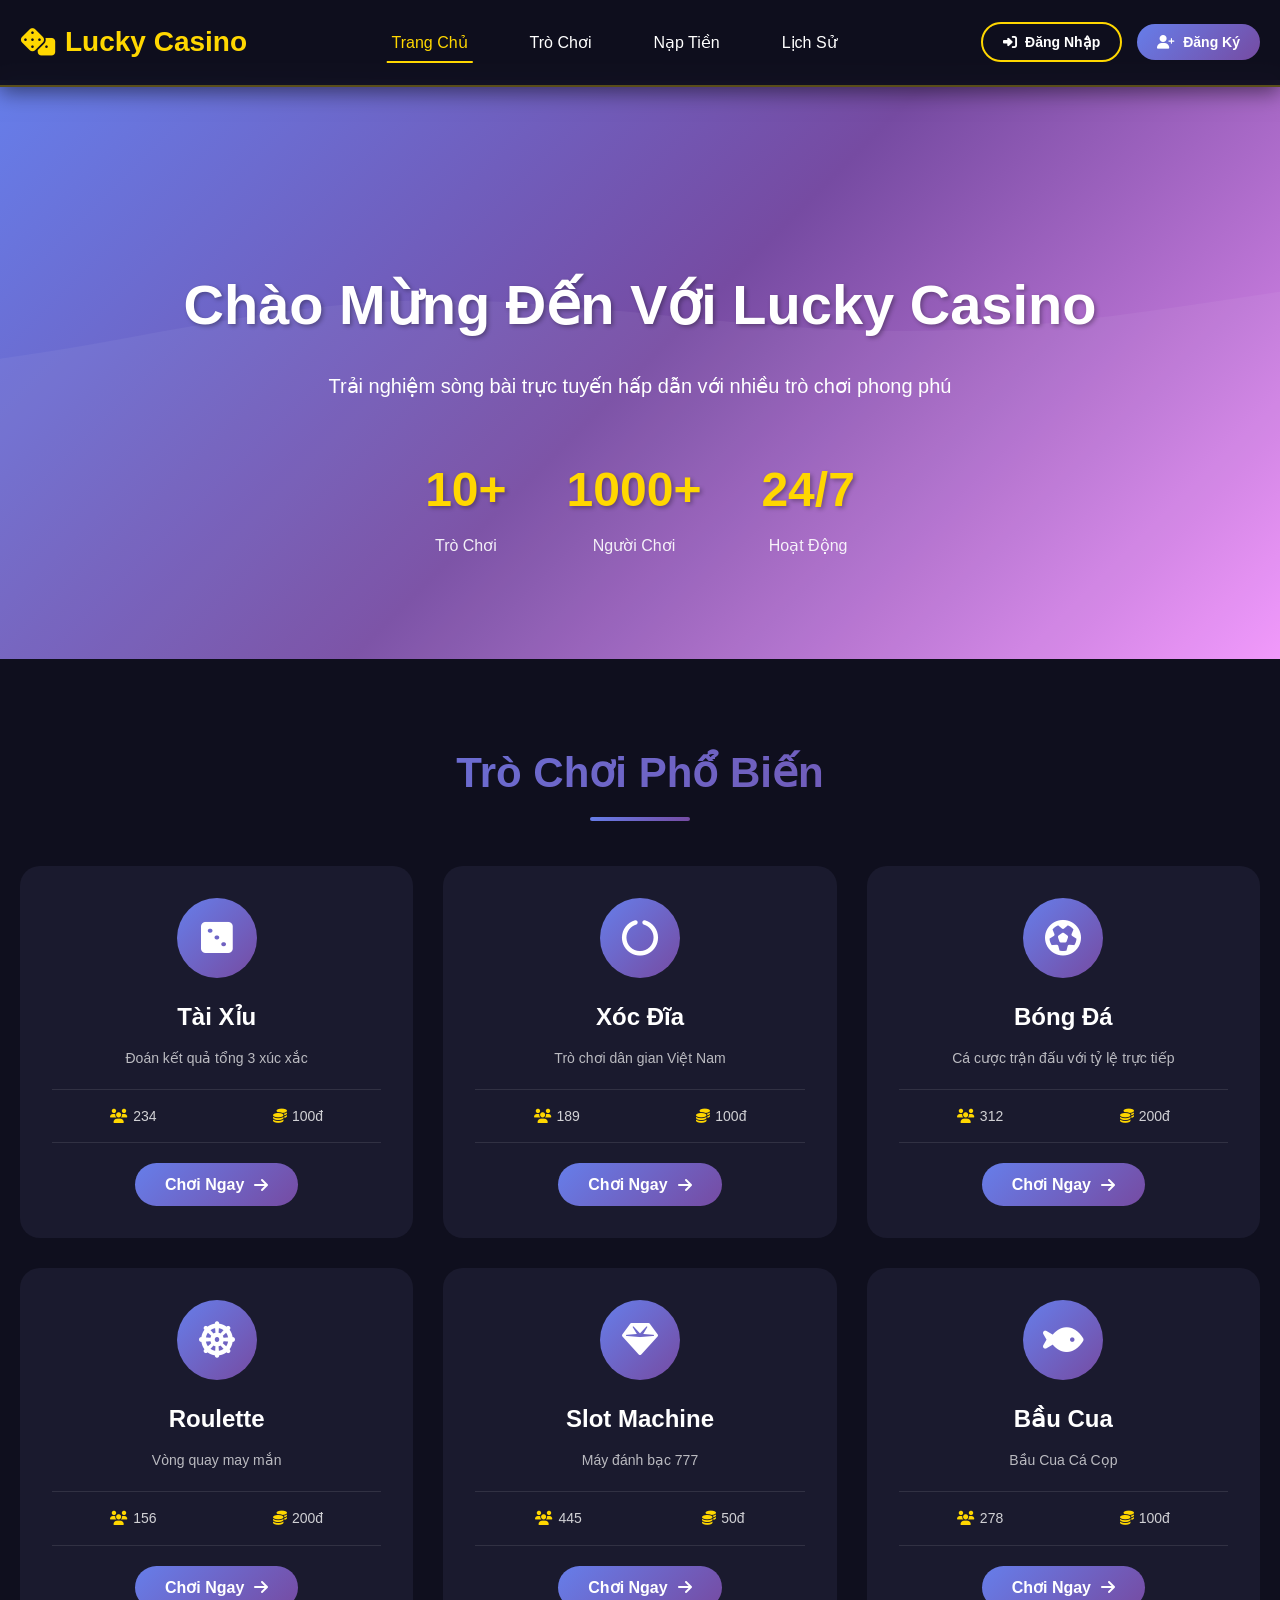
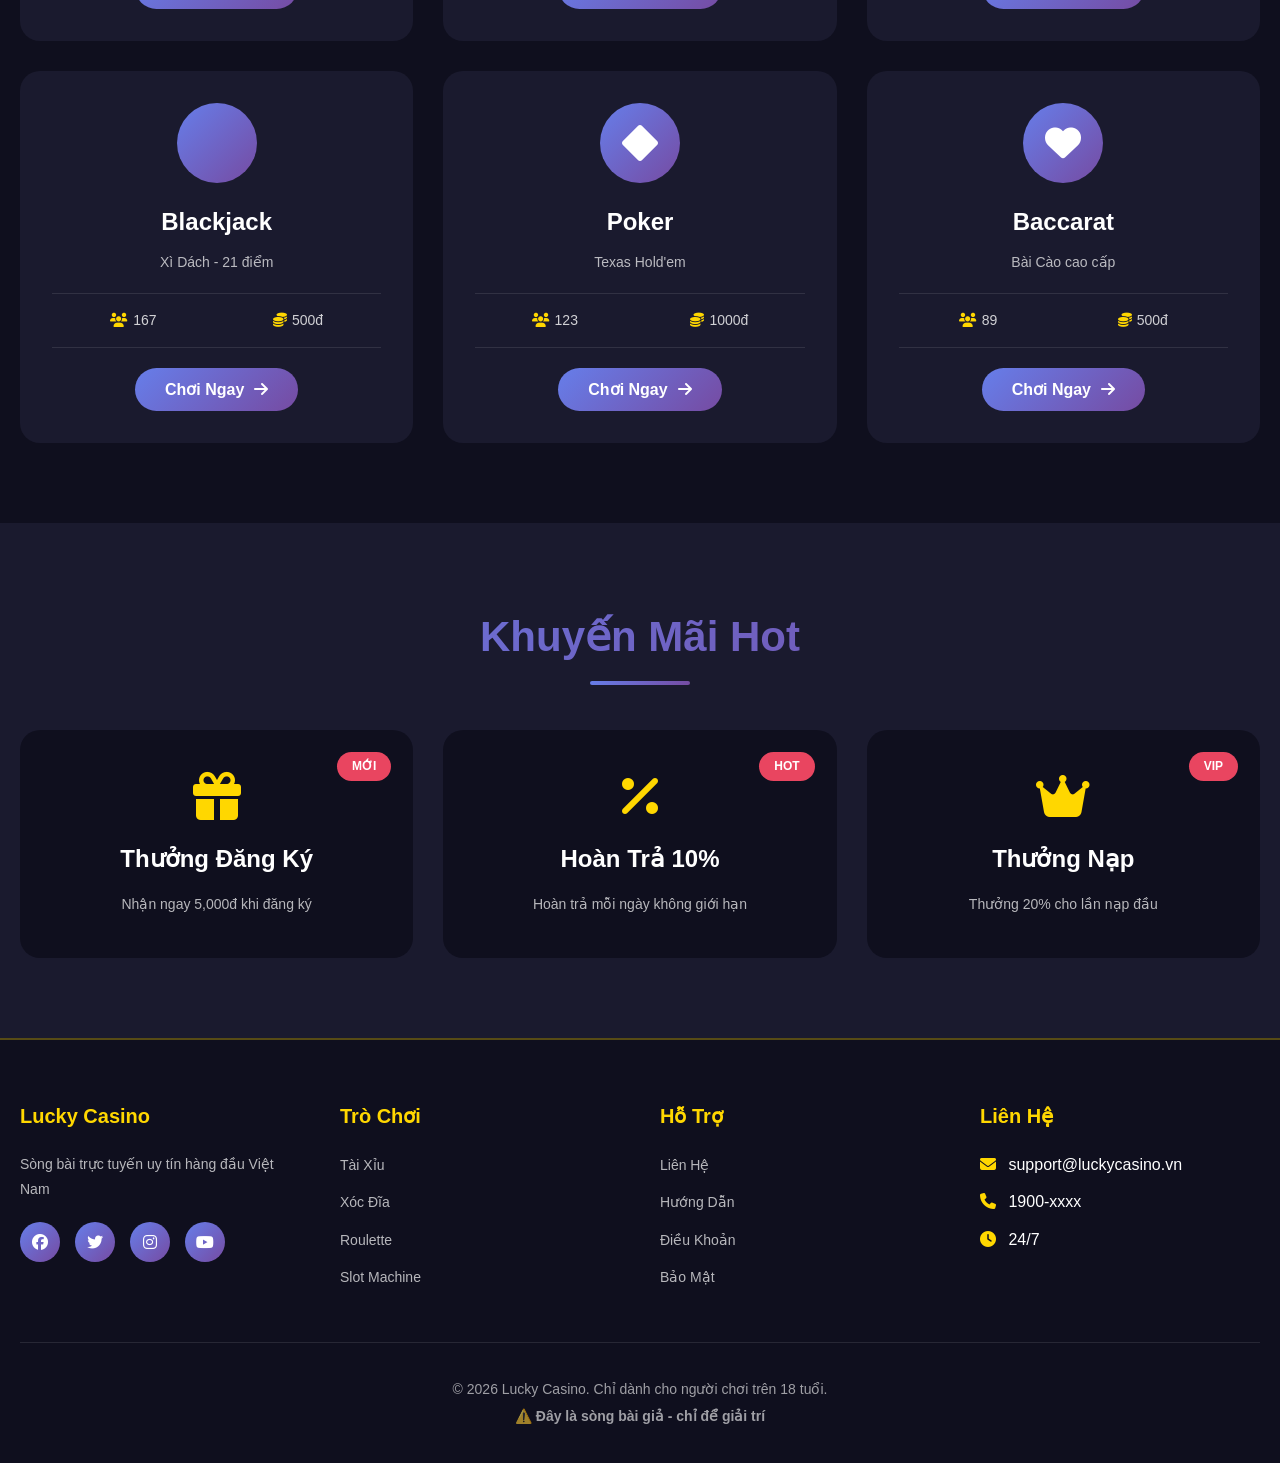
<file: index.html>
<!DOCTYPE html>
<html lang="vi">
<head>
    <meta charset="UTF-8">
    <meta name="viewport" content="width=device-width, initial-scale=1.0">
    <title>Lucky Casino - Sòng Bài Online</title>
    <link rel="stylesheet" href="css/style.css">
    <link rel="stylesheet" href="https://cdnjs.cloudflare.com/ajax/libs/font-awesome/6.4.0/css/all.min.css">
</head>
<body>
    <!-- Header -->
    <header class="header">
        <div class="container">
            <div class="header-content">
                <div class="logo">
                    <i class="fas fa-dice"></i>
                    <span>Lucky Casino</span>
                </div>
                <nav class="nav">
                    <a href="#" class="nav-link active">Trang Chủ</a>
                    <a href="#games" class="nav-link">Trò Chơi</a>
                    <a href="#" class="nav-link">Nạp Tiền</a>
                    <a href="#" class="nav-link">Lịch Sử</a>
                </nav>
                <div class="user-info" id="userInfo">
                    <!-- Logged Out State -->
                    <div class="auth-buttons" id="authButtons">
                        <button class="btn-login" onclick="showAuthModal('login')">
                            <i class="fas fa-sign-in-alt"></i>
                            Đăng Nhập
                        </button>
                        <button class="btn-register" onclick="showAuthModal('register')">
                            <i class="fas fa-user-plus"></i>
                            Đăng Ký
                        </button>
                    </div>
                    <!-- Logged In State -->
                    <div class="user-logged-in" id="userLoggedIn" style="display: none;">
                        <div class="balance">
                            <i class="fas fa-coins"></i>
                            <span id="userBalance">10,000</span>
                            <span class="currency">đ</span>
                        </div>
                        <div class="user-avatar" onclick="toggleUserMenu()">
                            <i class="fas fa-user"></i>
                            <span id="userName" class="user-name">Player</span>
                        </div>
                        <!-- User Dropdown Menu -->
                        <div class="user-menu" id="userMenu">
                            <div class="user-menu-header">
                                <i class="fas fa-user-circle"></i>
                                <span id="userMenuName">Player</span>
                            </div>
                            <ul>
                                <li onclick="showProfile()"><i class="fas fa-id-card"></i> Hồ Sơ</li>
                                <li onclick="showDepositModal()"><i class="fas fa-wallet"></i> Nạp Tiền</li>
                                <li onclick="showHistory()"><i class="fas fa-history"></i> Lịch Sử</li>
                                <li onclick="showSettings()"><i class="fas fa-cog"></i> Cài Đặt</li>
                                <li class="logout" onclick="logout()"><i class="fas fa-sign-out-alt"></i> Đăng Xuất</li>
                            </ul>
                        </div>
                    </div>
                </div>
            </div>
        </div>
    </header>

    <!-- Hero Section -->
    <section class="hero">
        <div class="hero-overlay"></div>
        <div class="container">
            <div class="hero-content">
                <h1 class="hero-title">Chào Mừng Đến Với Lucky Casino</h1>
                <p class="hero-subtitle">Trải nghiệm sòng bài trực tuyến hấp dẫn với nhiều trò chơi phong phú</p>
                <div class="hero-stats">
                    <div class="stat-item">
                        <div class="stat-number">10+</div>
                        <div class="stat-label">Trò Chơi</div>
                    </div>
                    <div class="stat-item">
                        <div class="stat-number">1000+</div>
                        <div class="stat-label">Người Chơi</div>
                    </div>
                    <div class="stat-item">
                        <div class="stat-number">24/7</div>
                        <div class="stat-label">Hoạt Động</div>
                    </div>
                </div>
            </div>
        </div>
    </section>

    <!-- Games Section -->
    <section class="games-section" id="games">
        <div class="container">
            <h2 class="section-title">Trò Chơi Phổ Biến</h2>
            <div class="games-grid">
                <!-- Tài Xỉu -->
                <div class="game-card" data-game="taixiu">
                    <div class="game-icon">
                        <i class="fas fa-dice-three"></i>
                    </div>
                    <h3 class="game-title">Tài Xỉu</h3>
                    <p class="game-description">Đoán kết quả tổng 3 xúc xắc</p>
                    <div class="game-stats">
                        <span class="players"><i class="fas fa-users"></i> 234</span>
                        <span class="min-bet"><i class="fas fa-coins"></i> 100đ</span>
                    </div>
                    <button class="play-btn">
                        <span>Chơi Ngay</span>
                        <i class="fas fa-arrow-right"></i>
                    </button>
                </div>

                <!-- Xóc Đĩa -->
                <div class="game-card" data-game="xocdia">
                    <div class="game-icon">
                        <i class="fas fa-circle-notch"></i>
                    </div>
                    <h3 class="game-title">Xóc Đĩa</h3>
                    <p class="game-description">Trò chơi dân gian Việt Nam</p>
                    <div class="game-stats">
                        <span class="players"><i class="fas fa-users"></i> 189</span>
                        <span class="min-bet"><i class="fas fa-coins"></i> 100đ</span>
                    </div>
                    <button class="play-btn">
                        <span>Chơi Ngay</span>
                        <i class="fas fa-arrow-right"></i>
                    </button>
                </div>

                <!-- Bóng Đá -->
                <div class="game-card" data-game="bongda">
                    <div class="game-icon">
                        <i class="fas fa-futbol"></i>
                    </div>
                    <h3 class="game-title">Bóng Đá</h3>
                    <p class="game-description">Cá cược trận đấu với tỷ lệ trực tiếp</p>
                    <div class="game-stats">
                        <span class="players"><i class="fas fa-users"></i> 312</span>
                        <span class="min-bet"><i class="fas fa-coins"></i> 200đ</span>
                    </div>
                    <button class="play-btn">
                        <span>Chơi Ngay</span>
                        <i class="fas fa-arrow-right"></i>
                    </button>
                </div>

                <!-- Roulette -->
                <div class="game-card" data-game="roulette">
                    <div class="game-icon">
                        <i class="fas fa-dharmachakra"></i>
                    </div>
                    <h3 class="game-title">Roulette</h3>
                    <p class="game-description">Vòng quay may mắn</p>
                    <div class="game-stats">
                        <span class="players"><i class="fas fa-users"></i> 156</span>
                        <span class="min-bet"><i class="fas fa-coins"></i> 200đ</span>
                    </div>
                    <button class="play-btn">
                        <span>Chơi Ngay</span>
                        <i class="fas fa-arrow-right"></i>
                    </button>
                </div>

                <!-- Slot Machine -->
                <div class="game-card" data-game="slot">
                    <div class="game-icon">
                        <i class="fas fa-gem"></i>
                    </div>
                    <h3 class="game-title">Slot Machine</h3>
                    <p class="game-description">Máy đánh bạc 777</p>
                    <div class="game-stats">
                        <span class="players"><i class="fas fa-users"></i> 445</span>
                        <span class="min-bet"><i class="fas fa-coins"></i> 50đ</span>
                    </div>
                    <button class="play-btn">
                        <span>Chơi Ngay</span>
                        <i class="fas fa-arrow-right"></i>
                    </button>
                </div>

                <!-- Bầu Cua -->
                <div class="game-card" data-game="baucua">
                    <div class="game-icon">
                        <i class="fas fa-fish"></i>
                    </div>
                    <h3 class="game-title">Bầu Cua</h3>
                    <p class="game-description">Bầu Cua Cá Cọp</p>
                    <div class="game-stats">
                        <span class="players"><i class="fas fa-users"></i> 278</span>
                        <span class="min-bet"><i class="fas fa-coins"></i> 100đ</span>
                    </div>
                    <button class="play-btn">
                        <span>Chơi Ngay</span>
                        <i class="fas fa-arrow-right"></i>
                    </button>
                </div>

                <!-- Blackjack -->
                <div class="game-card" data-game="blackjack">
                    <div class="game-icon">
                        <i class="fas fa-spade"></i>
                    </div>
                    <h3 class="game-title">Blackjack</h3>
                    <p class="game-description">Xì Dách - 21 điểm</p>
                    <div class="game-stats">
                        <span class="players"><i class="fas fa-users"></i> 167</span>
                        <span class="min-bet"><i class="fas fa-coins"></i> 500đ</span>
                    </div>
                    <button class="play-btn">
                        <span>Chơi Ngay</span>
                        <i class="fas fa-arrow-right"></i>
                    </button>
                </div>

                <!-- Poker -->
                <div class="game-card" data-game="poker">
                    <div class="game-icon">
                        <i class="fas fa-diamond"></i>
                    </div>
                    <h3 class="game-title">Poker</h3>
                    <p class="game-description">Texas Hold'em</p>
                    <div class="game-stats">
                        <span class="players"><i class="fas fa-users"></i> 123</span>
                        <span class="min-bet"><i class="fas fa-coins"></i> 1000đ</span>
                    </div>
                    <button class="play-btn">
                        <span>Chơi Ngay</span>
                        <i class="fas fa-arrow-right"></i>
                    </button>
                </div>

                <!-- Baccarat -->
                <div class="game-card" data-game="baccarat">
                    <div class="game-icon">
                        <i class="fas fa-heart"></i>
                    </div>
                    <h3 class="game-title">Baccarat</h3>
                    <p class="game-description">Bài Cào cao cấp</p>
                    <div class="game-stats">
                        <span class="players"><i class="fas fa-users"></i> 89</span>
                        <span class="min-bet"><i class="fas fa-coins"></i> 500đ</span>
                    </div>
                    <button class="play-btn">
                        <span>Chơi Ngay</span>
                        <i class="fas fa-arrow-right"></i>
                    </button>
                </div>
            </div>
        </div>
    </section>

    <!-- Promotions Section -->
    <section class="promotions-section">
        <div class="container">
            <h2 class="section-title">Khuyến Mãi Hot</h2>
            <div class="promotions-grid">
                <div class="promo-card">
                    <div class="promo-badge">Mới</div>
                    <i class="fas fa-gift promo-icon"></i>
                    <h3>Thưởng Đăng Ký</h3>
                    <p>Nhận ngay 5,000đ khi đăng ký</p>
                </div>
                <div class="promo-card">
                    <div class="promo-badge">Hot</div>
                    <i class="fas fa-percentage promo-icon"></i>
                    <h3>Hoàn Trả 10%</h3>
                    <p>Hoàn trả mỗi ngày không giới hạn</p>
                </div>
                <div class="promo-card">
                    <div class="promo-badge">VIP</div>
                    <i class="fas fa-crown promo-icon"></i>
                    <h3>Thưởng Nạp</h3>
                    <p>Thưởng 20% cho lần nạp đầu</p>
                </div>
            </div>
        </div>
    </section>

    <!-- Footer -->
    <footer class="footer">
        <div class="container">
            <div class="footer-content">
                <div class="footer-section">
                    <h4>Lucky Casino</h4>
                    <p>Sòng bài trực tuyến uy tín hàng đầu Việt Nam</p>
                    <div class="social-links">
                        <a href="#"><i class="fab fa-facebook"></i></a>
                        <a href="#"><i class="fab fa-twitter"></i></a>
                        <a href="#"><i class="fab fa-instagram"></i></a>
                        <a href="#"><i class="fab fa-youtube"></i></a>
                    </div>
                </div>
                <div class="footer-section">
                    <h4>Trò Chơi</h4>
                    <ul>
                        <li><a href="#">Tài Xỉu</a></li>
                        <li><a href="#">Xóc Đĩa</a></li>
                        <li><a href="#">Roulette</a></li>
                        <li><a href="#">Slot Machine</a></li>
                    </ul>
                </div>
                <div class="footer-section">
                    <h4>Hỗ Trợ</h4>
                    <ul>
                        <li><a href="#">Liên Hệ</a></li>
                        <li><a href="#">Hướng Dẫn</a></li>
                        <li><a href="#">Điều Khoản</a></li>
                        <li><a href="#">Bảo Mật</a></li>
                    </ul>
                </div>
                <div class="footer-section">
                    <h4>Liên Hệ</h4>
                    <ul>
                        <li><i class="fas fa-envelope"></i> support@luckycasino.vn</li>
                        <li><i class="fas fa-phone"></i> 1900-xxxx</li>
                        <li><i class="fas fa-clock"></i> 24/7</li>
                    </ul>
                </div>
            </div>
            <div class="footer-bottom">
                <p>&copy; 2026 Lucky Casino. Chỉ dành cho người chơi trên 18 tuổi.</p>
                <p class="warning">⚠️ Đây là sòng bài giả - chỉ để giải trí</p>
            </div>
        </div>
    </footer>

    <!-- Auth Modal -->
    <div class="auth-modal" id="authModal">
        <div class="auth-modal-overlay" onclick="closeAuthModal()"></div>
        <div class="auth-modal-content">
            <button class="auth-modal-close" onclick="closeAuthModal()">
                <i class="fas fa-times"></i>
            </button>
            
            <!-- Login Form -->
            <div class="auth-form" id="loginForm">
                <div class="auth-header">
                    <i class="fas fa-dice auth-icon"></i>
                    <h2>Đăng Nhập</h2>
                    <p>Chào mừng trở lại Lucky Casino!</p>
                </div>
                <form onsubmit="handleLogin(event)">
                    <div class="form-group">
                        <label>
                            <i class="fas fa-user"></i>
                            Tên đăng nhập hoặc Email
                        </label>
                        <input type="text" id="loginUsername" placeholder="Nhập tên đăng nhập" required>
                    </div>
                    <div class="form-group">
                        <label>
                            <i class="fas fa-lock"></i>
                            Mật khẩu
                        </label>
                        <div class="password-input">
                            <input type="password" id="loginPassword" placeholder="Nhập mật khẩu" required>
                            <button type="button" class="toggle-password" onclick="togglePassword('loginPassword')">
                                <i class="fas fa-eye"></i>
                            </button>
                        </div>
                    </div>
                    <div class="form-options">
                        <label class="remember-me">
                            <input type="checkbox" id="rememberMe">
                            <span>Ghi nhớ đăng nhập</span>
                        </label>
                        <a href="#" class="forgot-password">Quên mật khẩu?</a>
                    </div>
                    <button type="submit" class="btn-submit">
                        <i class="fas fa-sign-in-alt"></i>
                        Đăng Nhập
                    </button>
                </form>
                <div class="auth-divider">
                    <span>hoặc</span>
                </div>
                <div class="social-login">
                    <button class="btn-social btn-facebook">
                        <i class="fab fa-facebook-f"></i>
                        Facebook
                    </button>
                    <button class="btn-social btn-google">
                        <i class="fab fa-google"></i>
                        Google
                    </button>
                </div>
                <div class="auth-switch">
                    <p>Chưa có tài khoản? <a href="#" onclick="switchAuthMode('register'); return false;">Đăng ký ngay</a></p>
                </div>
            </div>

            <!-- Register Form -->
            <div class="auth-form" id="registerForm" style="display: none;">
                <div class="auth-header">
                    <i class="fas fa-user-plus auth-icon"></i>
                    <h2>Đăng Ký Tài Khoản</h2>
                    <p>Tham gia Lucky Casino ngay hôm nay!</p>
                </div>
                <form onsubmit="handleRegister(event)">
                    <div class="form-group">
                        <label>
                            <i class="fas fa-user"></i>
                            Tên đăng nhập
                        </label>
                        <input type="text" id="registerUsername" placeholder="Chọn tên đăng nhập" required minlength="4">
                        <small class="form-hint">Ít nhất 4 ký tự</small>
                    </div>
                    <div class="form-group">
                        <label>
                            <i class="fas fa-envelope"></i>
                            Email
                        </label>
                        <input type="email" id="registerEmail" placeholder="your@email.com" required>
                    </div>
                    <div class="form-group">
                        <label>
                            <i class="fas fa-phone"></i>
                            Số điện thoại
                        </label>
                        <input type="tel" id="registerPhone" placeholder="0123456789" required pattern="[0-9]{10}">
                        <small class="form-hint">10 chữ số</small>
                    </div>
                    <div class="form-group">
                        <label>
                            <i class="fas fa-lock"></i>
                            Mật khẩu
                        </label>
                        <div class="password-input">
                            <input type="password" id="registerPassword" placeholder="Tạo mật khẩu mạnh" required minlength="6">
                            <button type="button" class="toggle-password" onclick="togglePassword('registerPassword')">
                                <i class="fas fa-eye"></i>
                            </button>
                        </div>
                        <div class="password-strength" id="passwordStrength">
                            <div class="strength-bar"></div>
                        </div>
                        <small class="form-hint">Ít nhất 6 ký tự</small>
                    </div>
                    <div class="form-group">
                        <label>
                            <i class="fas fa-lock"></i>
                            Xác nhận mật khẩu
                        </label>
                        <div class="password-input">
                            <input type="password" id="registerPasswordConfirm" placeholder="Nhập lại mật khẩu" required>
                            <button type="button" class="toggle-password" onclick="togglePassword('registerPasswordConfirm')">
                                <i class="fas fa-eye"></i>
                            </button>
                        </div>
                    </div>
                    <div class="form-group checkbox-group">
                        <label class="checkbox-label">
                            <input type="checkbox" id="agreeTerms" required>
                            <span>Tôi đồng ý với <a href="#">Điều khoản sử dụng</a> và <a href="#">Chính sách bảo mật</a></span>
                        </label>
                        <label class="checkbox-label">
                            <input type="checkbox" id="ageConfirm" required>
                            <span>Tôi xác nhận đã đủ 18 tuổi</span>
                        </label>
                    </div>
                    <button type="submit" class="btn-submit">
                        <i class="fas fa-user-plus"></i>
                        Đăng Ký
                    </button>
                </form>
                <div class="auth-divider">
                    <span>hoặc</span>
                </div>
                <div class="social-login">
                    <button class="btn-social btn-facebook">
                        <i class="fab fa-facebook-f"></i>
                        Facebook
                    </button>
                    <button class="btn-social btn-google">
                        <i class="fab fa-google"></i>
                        Google
                    </button>
                </div>
                <div class="auth-switch">
                    <p>Đã có tài khoản? <a href="#" onclick="switchAuthMode('login'); return false;">Đăng nhập</a></p>
                </div>
            </div>
        </div>
    </div>

    <!-- Deposit Modal -->
    <div class="modal" id="depositModal">
        <div class="modal-overlay" onclick="closeDepositModal()"></div>
        <div class="modal-content">
            <button class="modal-close" onclick="closeDepositModal()">
                <i class="fas fa-times"></i>
            </button>
            
            <div class="modal-header">
                <i class="fas fa-wallet"></i>
                <h2>Nạp Tiền</h2>
                <p>Chọn phương thức nạp tiền phù hợp</p>
            </div>

            <div class="deposit-methods">
                <div class="method-card" onclick="selectDepositMethod('bank')">
                    <div class="method-icon">
                        <i class="fas fa-university"></i>
                    </div>
                    <h3>Chuyển Khoản</h3>
                    <p>Ngân hàng nội địa</p>
                    <span class="method-badge">Phổ biến</span>
                </div>

                <div class="method-card" onclick="selectDepositMethod('momo')">
                    <div class="method-icon momo">
                        <i class="fas fa-mobile-alt"></i>
                    </div>
                    <h3>Ví MoMo</h3>
                    <p>Nạp qua ví điện tử</p>
                    <span class="method-badge instant">Tức thì</span>
                </div>

                <div class="method-card" onclick="selectDepositMethod('zalopay')">
                    <div class="method-icon zalopay">
                        <i class="fas fa-wallet"></i>
                    </div>
                    <h3>ZaloPay</h3>
                    <p>Thanh toán nhanh</p>
                    <span class="method-badge instant">Tức thì</span>
                </div>

                <div class="method-card" onclick="selectDepositMethod('card')">
                    <div class="method-icon card">
                        <i class="fas fa-credit-card"></i>
                    </div>
                    <h3>Thẻ Cào</h3>
                    <p>Viettel, Mobi, Vina</p>
                    <span class="method-badge">Tiện lợi</span>
                </div>
            </div>

            <!-- Deposit Form -->
            <div class="deposit-form" id="depositForm" style="display: none;">
                <div class="back-btn" onclick="backToMethods()">
                    <i class="fas fa-arrow-left"></i> Quay lại
                </div>

                <div class="deposit-form-content">
                    <!-- Bank Transfer -->
                    <div class="payment-method" id="bankMethod" style="display: none;">
                        <h3><i class="fas fa-university"></i> Chuyển Khoản Ngân Hàng</h3>
                        <div class="bank-info">
                            <div class="info-item">
                                <label>Ngân hàng:</label>
                                <span class="copyable" onclick="copyText(this)">Vietcombank <i class="fas fa-copy"></i></span>
                            </div>
                            <div class="info-item">
                                <label>Số tài khoản:</label>
                                <span class="copyable" onclick="copyText(this)">0123456789 <i class="fas fa-copy"></i></span>
                            </div>
                            <div class="info-item">
                                <label>Chủ tài khoản:</label>
                                <span>LUCKY CASINO</span>
                            </div>
                            <div class="info-item">
                                <label>Nội dung CK:</label>
                                <span class="copyable highlight" onclick="copyText(this)">LC<span id="userCode">12345</span> <i class="fas fa-copy"></i></span>
                            </div>
                        </div>
                        <div class="qr-code">
                            <div class="qr-placeholder">
                                <i class="fas fa-qrcode"></i>
                                <p>Mã QR chuyển khoản</p>
                            </div>
                        </div>
                        <div class="form-group">
                            <label>Số tiền nạp (đ):</label>
                            <input type="number" id="bankAmount" placeholder="Nhập số tiền" min="10000" step="10000">
                            <div class="quick-amounts">
                                <button onclick="setAmount(10000)">10,000đ</button>
                                <button onclick="setAmount(50000)">50,000đ</button>
                                <button onclick="setAmount(100000)">100,000đ</button>
                                <button onclick="setAmount(500000)">500,000đ</button>
                            </div>
                        </div>
                        <button class="btn-submit" onclick="confirmDeposit('bank')">
                            <i class="fas fa-check"></i> Tôi Đã Chuyển Khoản
                        </button>
                    </div>

                    <!-- MoMo -->
                    <div class="payment-method" id="momoMethod" style="display: none;">
                        <h3><i class="fas fa-mobile-alt"></i> Nạp Qua Ví MoMo</h3>
                        <div class="ewallet-info">
                            <div class="info-item">
                                <label>Số điện thoại:</label>
                                <span class="copyable" onclick="copyText(this)">0912345678 <i class="fas fa-copy"></i></span>
                            </div>
                            <div class="info-item">
                                <label>Tên:</label>
                                <span>LUCKY CASINO</span>
                            </div>
                            <div class="info-item">
                                <label>Nội dung:</label>
                                <span class="copyable highlight" onclick="copyText(this)">LC<span id="userCodeMomo">12345</span> <i class="fas fa-copy"></i></span>
                            </div>
                        </div>
                        <div class="form-group">
                            <label>Số tiền nạp (đ):</label>
                            <input type="number" id="momoAmount" placeholder="Nhập số tiền" min="10000" step="10000">
                            <div class="quick-amounts">
                                <button onclick="setAmount(10000, 'momo')">10,000đ</button>
                                <button onclick="setAmount(50000, 'momo')">50,000đ</button>
                                <button onclick="setAmount(100000, 'momo')">100,000đ</button>
                                <button onclick="setAmount(500000, 'momo')">500,000đ</button>
                            </div>
                        </div>
                        <button class="btn-submit" onclick="confirmDeposit('momo')">
                            <i class="fas fa-check"></i> Xác Nhận Đã Chuyển
                        </button>
                    </div>

                    <!-- ZaloPay -->
                    <div class="payment-method" id="zalopayMethod" style="display: none;">
                        <h3><i class="fas fa-wallet"></i> Nạp Qua ZaloPay</h3>
                        <div class="ewallet-info">
                            <div class="info-item">
                                <label>Số điện thoại:</label>
                                <span class="copyable" onclick="copyText(this)">0987654321 <i class="fas fa-copy"></i></span>
                            </div>
                            <div class="info-item">
                                <label>Tên:</label>
                                <span>LUCKY CASINO</span>
                            </div>
                            <div class="info-item">
                                <label>Nội dung:</label>
                                <span class="copyable highlight" onclick="copyText(this)">LC<span id="userCodeZalo">12345</span> <i class="fas fa-copy"></i></span>
                            </div>
                        </div>
                        <div class="form-group">
                            <label>Số tiền nạp (đ):</label>
                            <input type="number" id="zalopayAmount" placeholder="Nhập số tiền" min="10000" step="10000">
                            <div class="quick-amounts">
                                <button onclick="setAmount(10000, 'zalopay')">10,000đ</button>
                                <button onclick="setAmount(50000, 'zalopay')">50,000đ</button>
                                <button onclick="setAmount(100000, 'zalopay')">100,000đ</button>
                                <button onclick="setAmount(500000, 'zalopay')">500,000đ</button>
                            </div>
                        </div>
                        <button class="btn-submit" onclick="confirmDeposit('zalopay')">
                            <i class="fas fa-check"></i> Xác Nhận Đã Chuyển
                        </button>
                    </div>

                    <!-- Card -->
                    <div class="payment-method" id="cardMethod" style="display: none;">
                        <h3><i class="fas fa-credit-card"></i> Nạp Bằng Thẻ Cào</h3>
                        <div class="form-group">
                            <label>Loại thẻ:</label>
                            <select id="cardType">
                                <option value="viettel">Viettel</option>
                                <option value="mobifone">Mobifone</option>
                                <option value="vinaphone">Vinaphone</option>
                            </select>
                        </div>
                        <div class="form-group">
                            <label>Mệnh giá:</label>
                            <select id="cardValue">
                                <option value="10000">10,000đ</option>
                                <option value="20000">20,000đ</option>
                                <option value="50000">50,000đ</option>
                                <option value="100000">100,000đ</option>
                                <option value="200000">200,000đ</option>
                                <option value="500000">500,000đ</option>
                            </select>
                        </div>
                        <div class="form-group">
                            <label>Mã thẻ:</label>
                            <input type="text" id="cardCode" placeholder="Nhập mã thẻ" maxlength="16">
                        </div>
                        <div class="form-group">
                            <label>Số serial:</label>
                            <input type="text" id="cardSerial" placeholder="Nhập số serial" maxlength="16">
                        </div>
                        <div class="note">
                            <i class="fas fa-info-circle"></i>
                            Phí xử lý: 20% (Nhận 80% giá trị thẻ)
                        </div>
                        <button class="btn-submit" onclick="confirmDeposit('card')">
                            <i class="fas fa-check"></i> Nạp Thẻ
                        </button>
                    </div>
                </div>
            </div>
        </div>
    </div>

    <!-- History Modal -->
    <div class="modal" id="historyModal">
        <div class="modal-overlay" onclick="closeHistoryModal()"></div>
        <div class="modal-content modal-large">
            <button class="modal-close" onclick="closeHistoryModal()">
                <i class="fas fa-times"></i>
            </button>
            
            <div class="modal-header">
                <i class="fas fa-history"></i>
                <h2>Lịch Sử Giao Dịch</h2>
                <p>Xem lại các giao dịch và hoạt động của bạn</p>
            </div>

            <!-- Filter Tabs -->
            <div class="history-tabs">
                <button class="tab-btn active" onclick="filterHistory('all')">
                    <i class="fas fa-list"></i> Tất Cả
                </button>
                <button class="tab-btn" onclick="filterHistory('deposit')">
                    <i class="fas fa-arrow-down"></i> Nạp Tiền
                </button>
                <button class="tab-btn" onclick="filterHistory('game')">
                    <i class="fas fa-gamepad"></i> Chơi Game
                </button>
                <button class="tab-btn" onclick="filterHistory('bonus')">
                    <i class="fas fa-gift"></i> Thưởng
                </button>
            </div>

            <!-- History List -->
            <div class="history-list" id="historyList">
                <div class="empty-state">
                    <i class="fas fa-folder-open"></i>
                    <p>Chưa có giao dịch nào</p>
                </div>
            </div>

            <!-- Pagination -->
            <div class="pagination" id="historyPagination" style="display: none;">
                <button class="page-btn" onclick="previousPage()">
                    <i class="fas fa-chevron-left"></i>
                </button>
                <span class="page-info">Trang <span id="currentPage">1</span> / <span id="totalPages">1</span></span>
                <button class="page-btn" onclick="nextPage()">
                    <i class="fas fa-chevron-right"></i>
                </button>
            </div>
        </div>
    </div>

    <script src="js/main.js"></script>
</body>
</html>
</file>
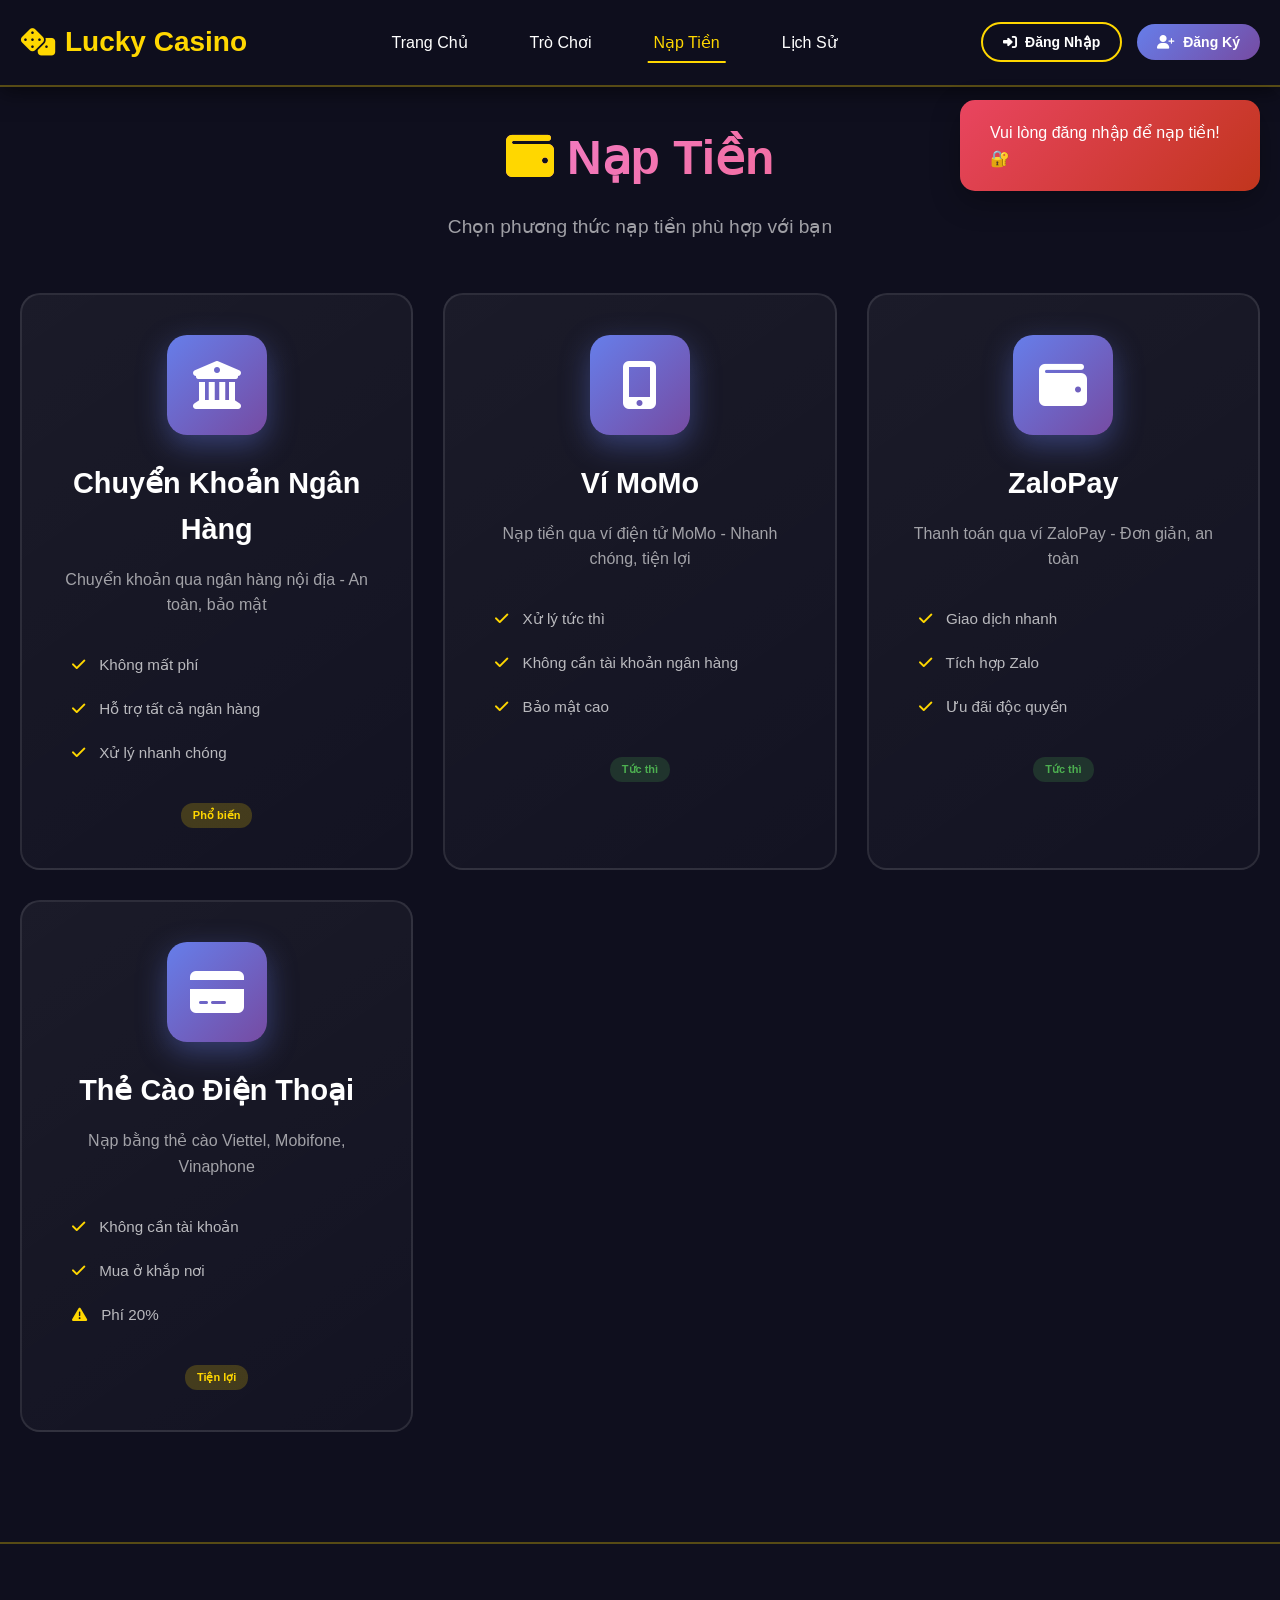
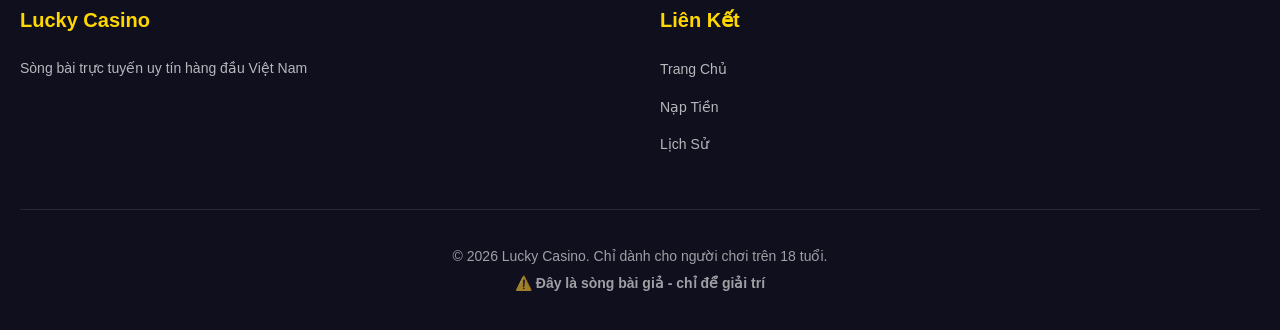
<file: html/deposit.html>
<!DOCTYPE html>
<html lang="vi">
<head>
    <meta charset="UTF-8">
    <meta name="viewport" content="width=device-width, initial-scale=1.0">
    <title>Nạp Tiền - Lucky Casino</title>
    <link rel="stylesheet" href="../css/style.css">
    <link rel="stylesheet" href="https://cdnjs.cloudflare.com/ajax/libs/font-awesome/6.4.0/css/all.min.css">
</head>
<body>
    <!-- Header -->
    <header class="header">
        <div class="container">
            <div class="header-content">
                <div class="logo" onclick="window.location.href='../index.html'">
                    <i class="fas fa-dice"></i>
                    <span>Lucky Casino</span>
                </div>
                <nav class="nav">
                    <a href="../index.html" class="nav-link">Trang Chủ</a>
                    <a href="../index.html#games" class="nav-link">Trò Chơi</a>
                    <a href="deposit.html" class="nav-link active">Nạp Tiền</a>
                    <a href="history.html" class="nav-link">Lịch Sử</a>
                </nav>
                <div class="user-info" id="userInfo">
                    <!-- Logged Out State -->
                    <div class="auth-buttons" id="authButtons">
                        <button class="btn-login" onclick="showAuthModal('login')">
                            <i class="fas fa-sign-in-alt"></i>
                            Đăng Nhập
                        </button>
                        <button class="btn-register" onclick="showAuthModal('register')">
                            <i class="fas fa-user-plus"></i>
                            Đăng Ký
                        </button>
                    </div>
                    <!-- Logged In State -->
                    <div class="user-logged-in" id="userLoggedIn" style="display: none;">
                        <div class="balance">
                            <i class="fas fa-coins"></i>
                            <span id="userBalance">10,000</span>
                            <span class="currency">đ</span>
                        </div>
                        <div class="user-avatar" onclick="toggleUserMenu()">
                            <i class="fas fa-user"></i>
                            <span id="userName" class="user-name">Player</span>
                        </div>
                        <!-- User Dropdown Menu -->
                        <div class="user-menu" id="userMenu">
                            <div class="user-menu-header">
                                <i class="fas fa-user-circle"></i>
                                <span id="userMenuName">Player</span>
                            </div>
                            <ul>
                                <li onclick="showProfile()"><i class="fas fa-id-card"></i> Hồ Sơ</li>
                                <li onclick="window.location.href='deposit.html'"><i class="fas fa-wallet"></i> Nạp Tiền</li>
                                <li onclick="window.location.href='history.html'"><i class="fas fa-history"></i> Lịch Sử</li>
                                <li onclick="showSettings()"><i class="fas fa-cog"></i> Cài Đặt</li>
                                <li class="logout" onclick="logout()"><i class="fas fa-sign-out-alt"></i> Đăng Xuất</li>
                            </ul>
                        </div>
                    </div>
                </div>
            </div>
        </div>
    </header>

    <!-- Deposit Page Content -->
    <section class="page-content">
        <div class="container">
            <div class="page-header">
                <h1><i class="fas fa-wallet"></i> Nạp Tiền</h1>
                <p>Chọn phương thức nạp tiền phù hợp với bạn</p>
            </div>

            <!-- Deposit Methods -->
            <div class="deposit-methods-page">
                <div class="method-card-large" onclick="selectDepositMethod('bank')">
                    <div class="method-icon-large">
                        <i class="fas fa-university"></i>
                    </div>
                    <div class="method-content">
                        <h3>Chuyển Khoản Ngân Hàng</h3>
                        <p>Chuyển khoản qua ngân hàng nội địa - An toàn, bảo mật</p>
                        <ul class="method-features">
                            <li><i class="fas fa-check"></i> Không mất phí</li>
                            <li><i class="fas fa-check"></i> Hỗ trợ tất cả ngân hàng</li>
                            <li><i class="fas fa-check"></i> Xử lý nhanh chóng</li>
                        </ul>
                    </div>
                    <span class="method-badge">Phổ biến</span>
                </div>

                <div class="method-card-large" onclick="selectDepositMethod('momo')">
                    <div class="method-icon-large momo">
                        <i class="fas fa-mobile-alt"></i>
                    </div>
                    <div class="method-content">
                        <h3>Ví MoMo</h3>
                        <p>Nạp tiền qua ví điện tử MoMo - Nhanh chóng, tiện lợi</p>
                        <ul class="method-features">
                            <li><i class="fas fa-check"></i> Xử lý tức thì</li>
                            <li><i class="fas fa-check"></i> Không cần tài khoản ngân hàng</li>
                            <li><i class="fas fa-check"></i> Bảo mật cao</li>
                        </ul>
                    </div>
                    <span class="method-badge instant">Tức thì</span>
                </div>

                <div class="method-card-large" onclick="selectDepositMethod('zalopay')">
                    <div class="method-icon-large zalopay">
                        <i class="fas fa-wallet"></i>
                    </div>
                    <div class="method-content">
                        <h3>ZaloPay</h3>
                        <p>Thanh toán qua ví ZaloPay - Đơn giản, an toàn</p>
                        <ul class="method-features">
                            <li><i class="fas fa-check"></i> Giao dịch nhanh</li>
                            <li><i class="fas fa-check"></i> Tích hợp Zalo</li>
                            <li><i class="fas fa-check"></i> Ưu đãi độc quyền</li>
                        </ul>
                    </div>
                    <span class="method-badge instant">Tức thì</span>
                </div>

                <div class="method-card-large" onclick="selectDepositMethod('card')">
                    <div class="method-icon-large card">
                        <i class="fas fa-credit-card"></i>
                    </div>
                    <div class="method-content">
                        <h3>Thẻ Cào Điện Thoại</h3>
                        <p>Nạp bằng thẻ cào Viettel, Mobifone, Vinaphone</p>
                        <ul class="method-features">
                            <li><i class="fas fa-check"></i> Không cần tài khoản</li>
                            <li><i class="fas fa-check"></i> Mua ở khắp nơi</li>
                            <li><i class="fas fa-exclamation-triangle"></i> Phí 20%</li>
                        </ul>
                    </div>
                    <span class="method-badge">Tiện lợi</span>
                </div>
            </div>

            <!-- Deposit Form Container -->
            <div class="deposit-form-container" id="depositFormContainer" style="display: none;">
                <div class="back-btn-large" onclick="backToMethods()">
                    <i class="fas fa-arrow-left"></i> Quay lại chọn phương thức
                </div>

                <!-- Bank Transfer -->
                <div class="payment-form-page" id="bankMethod" style="display: none;">
                    <div class="form-card">
                        <h2><i class="fas fa-university"></i> Chuyển Khoản Ngân Hàng</h2>
                        <div class="bank-info-large">
                            <div class="info-row">
                                <div class="info-label">Ngân hàng:</div>
                                <div class="info-value copyable" onclick="copyText(this)">
                                    <span>Vietcombank</span>
                                    <i class="fas fa-copy"></i>
                                </div>
                            </div>
                            <div class="info-row">
                                <div class="info-label">Số tài khoản:</div>
                                <div class="info-value copyable" onclick="copyText(this)">
                                    <span>0123456789</span>
                                    <i class="fas fa-copy"></i>
                                </div>
                            </div>
                            <div class="info-row">
                                <div class="info-label">Chủ tài khoản:</div>
                                <div class="info-value">
                                    <span>LUCKY CASINO</span>
                                </div>
                            </div>
                            <div class="info-row highlight-row">
                                <div class="info-label">Nội dung chuyển khoản:</div>
                                <div class="info-value copyable highlight" onclick="copyText(this)">
                                    <span>LC<span id="userCode">12345</span></span>
                                    <i class="fas fa-copy"></i>
                                </div>
                            </div>
                        </div>

                        <div class="qr-section">
                            <div class="qr-placeholder-large">
                                <i class="fas fa-qrcode"></i>
                                <p>Quét mã QR để chuyển khoản nhanh</p>
                            </div>
                        </div>

                        <div class="amount-section">
                            <label class="amount-label">
                                <i class="fas fa-coins"></i>
                                <span>Số tiền nạp</span>
                            </label>
                            <div class="amount-input-wrapper">
                                <input type="text" id="bankAmount" placeholder="Nhập số tiền muốn nạp" oninput="formatAmountInput(this)">
                                <span class="currency-badge">VNĐ</span>
                            </div>
                            <p class="amount-hint"><i class="fas fa-info-circle"></i> Số tiền tối thiểu: 10,000đ</p>
                            <div class="quick-amounts-section">
                                <p class="quick-title">Chọn nhanh:</p>
                                <div class="quick-amounts-large">
                                    <button onclick="setAmount(10000, 'bank')" class="amount-btn">
                                        <span class="amount-value">10K</span>
                                        <span class="amount-full">10,000đ</span>
                                    </button>
                                    <button onclick="setAmount(50000, 'bank')" class="amount-btn">
                                        <span class="amount-value">50K</span>
                                        <span class="amount-full">50,000đ</span>
                                    </button>
                                    <button onclick="setAmount(100000, 'bank')" class="amount-btn">
                                        <span class="amount-value">100K</span>
                                        <span class="amount-full">100,000đ</span>
                                    </button>
                                    <button onclick="setAmount(200000, 'bank')" class="amount-btn">
                                        <span class="amount-value">200K</span>
                                        <span class="amount-full">200,000đ</span>
                                    </button>
                                    <button onclick="setAmount(500000, 'bank')" class="amount-btn">
                                        <span class="amount-value">500K</span>
                                        <span class="amount-full">500,000đ</span>
                                    </button>
                                    <button onclick="setAmount(1000000, 'bank')" class="amount-btn">
                                        <span class="amount-value">1M</span>
                                        <span class="amount-full">1,000,000đ</span>
                                    </button>
                                </div>
                            </div>
                        </div>

                        <button class="btn-submit-large" onclick="confirmDeposit('bank')">
                            <i class="fas fa-check-circle"></i> Tôi Đã Chuyển Khoản
                        </button>
                    </div>
                </div>

                <!-- MoMo -->
                <div class="payment-form-page" id="momoMethod" style="display: none;">
                    <div class="form-card">
                        <h2><i class="fas fa-mobile-alt"></i> Nạp Qua Ví MoMo</h2>
                        <div class="bank-info-large">
                            <div class="info-row">
                                <div class="info-label">Số điện thoại:</div>
                                <div class="info-value copyable" onclick="copyText(this)">
                                    <span>0912345678</span>
                                    <i class="fas fa-copy"></i>
                                </div>
                            </div>
                            <div class="info-row">
                                <div class="info-label">Tên tài khoản:</div>
                                <div class="info-value">
                                    <span>LUCKY CASINO</span>
                                </div>
                            </div>
                            <div class="info-row highlight-row">
                                <div class="info-label">Nội dung chuyển tiền:</div>
                                <div class="info-value copyable highlight" onclick="copyText(this)">
                                    <span>LC<span id="userCodeMomo">12345</span></span>
                                    <i class="fas fa-copy"></i>
                                </div>
                            </div>
                        </div>

                        <div class="amount-section">
                            <label class="amount-label">
                                <i class="fas fa-coins"></i>
                                <span>Số tiền nạp</span>
                            </label>
                            <div class="amount-input-wrapper">
                                <input type="text" id="momoAmount" placeholder="Nhập số tiền muốn nạp" oninput="formatAmountInput(this)">
                                <span class="currency-badge">VNĐ</span>
                            </div>
                            <p class="amount-hint"><i class="fas fa-info-circle"></i> Số tiền tối thiểu: 10,000đ</p>
                            <div class="quick-amounts-section">
                                <p class="quick-title">Chọn nhanh:</p>
                                <div class="quick-amounts-large">
                                    <button onclick="setAmount(10000, 'momo')" class="amount-btn">
                                        <span class="amount-value">10K</span>
                                        <span class="amount-full">10,000đ</span>
                                    </button>
                                    <button onclick="setAmount(50000, 'momo')" class="amount-btn">
                                        <span class="amount-value">50K</span>
                                        <span class="amount-full">50,000đ</span>
                                    </button>
                                    <button onclick="setAmount(100000, 'momo')" class="amount-btn">
                                        <span class="amount-value">100K</span>
                                        <span class="amount-full">100,000đ</span>
                                    </button>
                                    <button onclick="setAmount(200000, 'momo')" class="amount-btn">
                                        <span class="amount-value">200K</span>
                                        <span class="amount-full">200,000đ</span>
                                    </button>
                                    <button onclick="setAmount(500000, 'momo')" class="amount-btn">
                                        <span class="amount-value">500K</span>
                                        <span class="amount-full">500,000đ</span>
                                    </button>
                                    <button onclick="setAmount(1000000, 'momo')" class="amount-btn">
                                        <span class="amount-value">1M</span>
                                        <span class="amount-full">1,000,000đ</span>
                                    </button>
                                </div>
                            </div>
                        </div>

                        <button class="btn-submit-large" onclick="confirmDeposit('momo')">
                            <i class="fas fa-check-circle"></i> Xác Nhận Đã Chuyển
                        </button>
                    </div>
                </div>

                <!-- ZaloPay -->
                <div class="payment-form-page" id="zalopayMethod" style="display: none;">
                    <div class="form-card">
                        <h2><i class="fas fa-wallet"></i> Nạp Qua ZaloPay</h2>
                        <div class="bank-info-large">
                            <div class="info-row">
                                <div class="info-label">Số điện thoại:</div>
                                <div class="info-value copyable" onclick="copyText(this)">
                                    <span>0987654321</span>
                                    <i class="fas fa-copy"></i>
                                </div>
                            </div>
                            <div class="info-row">
                                <div class="info-label">Tên tài khoản:</div>
                                <div class="info-value">
                                    <span>LUCKY CASINO</span>
                                </div>
                            </div>
                            <div class="info-row highlight-row">
                                <div class="info-label">Nội dung chuyển tiền:</div>
                                <div class="info-value copyable highlight" onclick="copyText(this)">
                                    <span>LC<span id="userCodeZalo">12345</span></span>
                                    <i class="fas fa-copy"></i>
                                </div>
                            </div>
                        </div>

                        <div class="amount-section">
                            <label class="amount-label">
                                <i class="fas fa-coins"></i>
                                <span>Số tiền nạp</span>
                            </label>
                            <div class="amount-input-wrapper">
                                <input type="text" id="zaloAmount" placeholder="Nhập số tiền muốn nạp" oninput="formatAmountInput(this)">
                                <span class="currency-badge">VNĐ</span>
                            </div>
                            <p class="amount-hint"><i class="fas fa-info-circle"></i> Số tiền tối thiểu: 10,000đ</p>
                            <div class="quick-amounts-section">
                                <p class="quick-title">Chọn nhanh:</p>
                                <div class="quick-amounts-large">
                                    <button onclick="setAmount(10000, 'zalo')" class="amount-btn">
                                        <span class="amount-value">10K</span>
                                        <span class="amount-full">10,000đ</span>
                                    </button>
                                    <button onclick="setAmount(50000, 'zalo')" class="amount-btn">
                                        <span class="amount-value">50K</span>
                                        <span class="amount-full">50,000đ</span>
                                    </button>
                                    <button onclick="setAmount(100000, 'zalo')" class="amount-btn">
                                        <span class="amount-value">100K</span>
                                        <span class="amount-full">100,000đ</span>
                                    </button>
                                    <button onclick="setAmount(200000, 'zalo')" class="amount-btn">
                                        <span class="amount-value">200K</span>
                                        <span class="amount-full">200,000đ</span>
                                    </button>
                                    <button onclick="setAmount(500000, 'zalo')" class="amount-btn">
                                        <span class="amount-value">500K</span>
                                        <span class="amount-full">500,000đ</span>
                                    </button>
                                    <button onclick="setAmount(1000000, 'zalo')" class="amount-btn">
                                        <span class="amount-value">1M</span>
                                        <span class="amount-full">1,000,000đ</span>
                                    </button>
                                </div>
                            </div>
                        </div>

                        <button class="btn-submit-large" onclick="confirmDeposit('zalopay')">
                            <i class="fas fa-check-circle"></i> Xác Nhận Đã Chuyển
                        </button>
                    </div>
                </div>

                <!-- Card -->
                <div class="payment-form-page" id="cardMethod" style="display: none;">
                    <div class="form-card">
                        <h2><i class="fas fa-credit-card"></i> Nạp Bằng Thẻ Cào</h2>
                        
                        <div class="card-form">
                            <div class="form-group-large">
                                <label>Loại thẻ:</label>
                                <select id="cardType" class="select-large">
                                    <option value="viettel">Viettel</option>
                                    <option value="mobifone">Mobifone</option>
                                    <option value="vinaphone">Vinaphone</option>
                                </select>
                            </div>

                            <div class="form-group-large">
                                <label>Mệnh giá:</label>
                                <select id="cardValue" class="select-large">
                                    <option value="10000">10,000đ</option>
                                    <option value="20000">20,000đ</option>
                                    <option value="50000">50,000đ</option>
                                    <option value="100000">100,000đ</option>
                                    <option value="200000">200,000đ</option>
                                    <option value="500000">500,000đ</option>
                                </select>
                            </div>

                            <div class="form-group-large">
                                <label>Mã thẻ:</label>
                                <input type="text" id="cardCode" placeholder="Nhập mã thẻ (14-15 số)" maxlength="15">
                            </div>

                            <div class="form-group-large">
                                <label>Số serial:</label>
                                <input type="text" id="cardSerial" placeholder="Nhập số serial (10-12 số)" maxlength="12">
                            </div>

                            <div class="note-large">
                                <i class="fas fa-info-circle"></i>
                                <div>
                                    <strong>Lưu ý:</strong> Phí xử lý thẻ cào là 20%. Bạn sẽ nhận được 80% giá trị thẻ.
                                    <br>Ví dụ: Thẻ 100,000đ → Nhận 80,000đ
                                </div>
                            </div>
                        </div>

                        <button class="btn-submit-large" onclick="confirmDeposit('card')">
                            <i class="fas fa-check-circle"></i> Nạp Thẻ
                        </button>
                    </div>
                </div>
            </div>
        </div>
    </section>

    <!-- Footer -->
    <footer class="footer">
        <div class="container">
            <div class="footer-content">
                <div class="footer-section">
                    <h4>Lucky Casino</h4>
                    <p>Sòng bài trực tuyến uy tín hàng đầu Việt Nam</p>
                </div>
                <div class="footer-section">
                    <h4>Liên Kết</h4>
                    <ul>
                        <li><a href="../index.html">Trang Chủ</a></li>
                        <li><a href="deposit.html">Nạp Tiền</a></li>
                        <li><a href="history.html">Lịch Sử</a></li>
                    </ul>
                </div>
            </div>
            <div class="footer-bottom">
                <p>&copy; 2026 Lucky Casino. Chỉ dành cho người chơi trên 18 tuổi.</p>
                <p class="warning">⚠️ Đây là sòng bài giả - chỉ để giải trí</p>
            </div>
        </div>
    </footer>

    <!-- Auth Modal -->
    <div class="auth-modal" id="authModal">
        <div class="auth-modal-overlay" onclick="closeAuthModal()"></div>
        <div class="auth-modal-content">
            <button class="auth-modal-close" onclick="closeAuthModal()">
                <i class="fas fa-times"></i>
            </button>
            
            <!-- Login & Register Forms (same as index.html) -->
            <div class="auth-form" id="loginForm">
                <div class="auth-header">
                    <i class="fas fa-dice auth-icon"></i>
                    <h2>Đăng Nhập</h2>
                    <p>Chào mừng trở lại Lucky Casino!</p>
                </div>
                <form onsubmit="handleLogin(event)">
                    <div class="form-group">
                        <label><i class="fas fa-user"></i> Tên đăng nhập hoặc Email</label>
                        <input type="text" id="loginUsername" placeholder="Nhập tên đăng nhập" required>
                    </div>
                    <div class="form-group">
                        <label><i class="fas fa-lock"></i> Mật khẩu</label>
                        <div class="password-input">
                            <input type="password" id="loginPassword" placeholder="Nhập mật khẩu" required>
                            <button type="button" class="toggle-password" onclick="togglePassword('loginPassword')">
                                <i class="fas fa-eye"></i>
                            </button>
                        </div>
                    </div>
                    <div class="form-options">
                        <label class="remember-me">
                            <input type="checkbox" id="rememberMe">
                            <span>Ghi nhớ đăng nhập</span>
                        </label>
                        <a href="#" class="forgot-password">Quên mật khẩu?</a>
                    </div>
                    <button type="submit" class="btn-submit">
                        <i class="fas fa-sign-in-alt"></i> Đăng Nhập
                    </button>
                </form>
                <div class="auth-switch">
                    <p>Chưa có tài khoản? <a href="#" onclick="switchAuthMode('register'); return false;">Đăng ký ngay</a></p>
                </div>
            </div>

            <div class="auth-form" id="registerForm" style="display: none;">
                <div class="auth-header">
                    <i class="fas fa-user-plus auth-icon"></i>
                    <h2>Đăng Ký Tài Khoản</h2>
                    <p>Tham gia Lucky Casino ngay hôm nay!</p>
                </div>
                <form onsubmit="handleRegister(event)">
                    <div class="form-group">
                        <label><i class="fas fa-user"></i> Tên đăng nhập</label>
                        <input type="text" id="registerUsername" placeholder="Chọn tên đăng nhập" required minlength="4">
                    </div>
                    <div class="form-group">
                        <label><i class="fas fa-envelope"></i> Email</label>
                        <input type="email" id="registerEmail" placeholder="your@email.com" required>
                    </div>
                    <div class="form-group">
                        <label><i class="fas fa-phone"></i> Số điện thoại</label>
                        <input type="tel" id="registerPhone" placeholder="0123456789" required pattern="[0-9]{10}">
                    </div>
                    <div class="form-group">
                        <label><i class="fas fa-lock"></i> Mật khẩu</label>
                        <div class="password-input">
                            <input type="password" id="registerPassword" placeholder="Tạo mật khẩu mạnh" required minlength="6">
                            <button type="button" class="toggle-password" onclick="togglePassword('registerPassword')">
                                <i class="fas fa-eye"></i>
                            </button>
                        </div>
                        <div class="password-strength" id="passwordStrength">
                            <div class="strength-bar"></div>
                        </div>
                    </div>
                    <div class="form-group">
                        <label><i class="fas fa-lock"></i> Xác nhận mật khẩu</label>
                        <div class="password-input">
                            <input type="password" id="registerPasswordConfirm" placeholder="Nhập lại mật khẩu" required>
                            <button type="button" class="toggle-password" onclick="togglePassword('registerPasswordConfirm')">
                                <i class="fas fa-eye"></i>
                            </button>
                        </div>
                    </div>
                    <div class="form-group checkbox-group">
                        <label class="checkbox-label">
                            <input type="checkbox" id="agreeTerms" required>
                            <span>Tôi đồng ý với Điều khoản sử dụng</span>
                        </label>
                        <label class="checkbox-label">
                            <input type="checkbox" id="ageConfirm" required>
                            <span>Tôi xác nhận đã đủ 18 tuổi</span>
                        </label>
                    </div>
                    <button type="submit" class="btn-submit">
                        <i class="fas fa-user-plus"></i> Đăng Ký
                    </button>
                </form>
                <div class="auth-switch">
                    <p>Đã có tài khoản? <a href="#" onclick="switchAuthMode('login'); return false;">Đăng nhập</a></p>
                </div>
            </div>
        </div>
    </div>

    <script src="../js/main.js"></script>
    <script>
        // Page-specific initialization
        document.addEventListener('DOMContentLoaded', () => {
            // Check if logged in
            if (!isLoggedIn) {
                showNotification('Vui lòng đăng nhập để nạp tiền! 🔐', 'error');
                setTimeout(() => {
                    window.location.href = '../index.html';
                }, 2000);
            }
            
            // Update user code
            if (currentUser) {
                const userCode = currentUser.username.substring(0, 5).toUpperCase();
                const userCodeElements = document.querySelectorAll('#userCode, #userCodeMomo, #userCodeZalo');
                userCodeElements.forEach(el => {
                    if (el) el.textContent = userCode;
                });
            }
        });

        // Select Deposit Method (Page version)
        function selectDepositMethod(method) {
            document.querySelector('.deposit-methods-page').style.display = 'none';
            document.getElementById('depositFormContainer').style.display = 'block';
            
            // Hide all payment forms
            document.querySelectorAll('.payment-form-page').forEach(m => m.style.display = 'none');
            
            // Show selected method
            document.getElementById(method + 'Method').style.display = 'block';
            
            // Scroll to form
            window.scrollTo({ top: 300, behavior: 'smooth' });
        }

        // Back to Methods (Page version)
        function backToMethods() {
            document.querySelector('.deposit-methods-page').style.display = 'grid';
            document.getElementById('depositFormContainer').style.display = 'none';
            window.scrollTo({ top: 0, behavior: 'smooth' });
        }

        // Format Amount Input (Auto-format with commas)
        function formatAmountInput(input) {
            // Remove all non-digit characters
            let value = input.value.replace(/[^\d]/g, '');
            
            // Convert to number and format with commas
            if (value) {
                const number = parseInt(value);
                input.value = number.toLocaleString('vi-VN');
            } else {
                input.value = '';
            }
            
            // Remove selected class from all buttons when typing
            const parentForm = input.closest('.payment-form-page');
            if (parentForm) {
                parentForm.querySelectorAll('.amount-btn').forEach(btn => {
                    btn.classList.remove('selected');
                });
            }
        }

        // Set Amount (from quick buttons)
        function setAmount(amount, method) {
            // Get the correct input based on method
            let inputId = method + 'Amount';
            const input = document.getElementById(inputId);
            
            if (input) {
                // Format with commas
                input.value = amount.toLocaleString('vi-VN');
                
                // Add focus effect
                input.focus();
                
                // Highlight selected button
                const parentForm = input.closest('.payment-form-page');
                if (parentForm) {
                    // Remove selected from all buttons
                    parentForm.querySelectorAll('.amount-btn').forEach(btn => {
                        btn.classList.remove('selected');
                    });
                    
                    // Add selected to clicked button
                    event.target.closest('.amount-btn').classList.add('selected');
                }
                
                // Show success feedback
                showNotification(`Đã chọn ${amount.toLocaleString('vi-VN')}đ 💰`, 'success');
            }
        }

        // Get Raw Amount (remove commas for processing)
        function getRawAmount(formattedAmount) {
            return parseInt(formattedAmount.replace(/[^\d]/g, '')) || 0;
        }

        // Confirm Deposit (Enhanced version)
        function confirmDeposit(method) {
            let amount = 0;
            
            // Handle different methods
            if (method === 'card') {
                // Card method uses select dropdown
                const cardValue = document.getElementById('cardValue');
                const cardCode = document.getElementById('cardCode');
                const cardSerial = document.getElementById('cardSerial');
                
                if (!cardCode.value || cardCode.value.length < 10) {
                    showNotification('Vui lòng nhập mã thẻ hợp lệ! ⚠️', 'error');
                    cardCode.focus();
                    return;
                }
                
                if (!cardSerial.value || cardSerial.value.length < 10) {
                    showNotification('Vui lòng nhập số serial hợp lệ! ⚠️', 'error');
                    cardSerial.focus();
                    return;
                }
                
                amount = parseInt(cardValue.value);
                // Apply 20% fee for card
                amount = Math.floor(amount * 0.8);
            } else {
                // Other methods use text input
                const inputId = method + 'Amount';
                const input = document.getElementById(inputId);
                const formattedAmount = input ? input.value : '';
                amount = getRawAmount(formattedAmount);
                
                if (!amount || amount < 10000) {
                    showNotification('Số tiền tối thiểu là 10,000đ! ⚠️', 'error');
                    if (input) input.focus();
                    return;
                }
                
                if (amount > 100000000) {
                    showNotification('Số tiền tối đa là 100,000,000đ! ⚠️', 'error');
                    return;
                }
            }
            
            // Show loading notification
            showNotification('Đang xác nhận giao dịch... ⏳', 'info');
            
            // Simulate processing
            setTimeout(() => {
                // Add transaction to history
                const transaction = {
                    id: 'DEP' + Date.now(),
                    type: 'deposit',
                    method: method === 'bank' ? 'Chuyển khoản ngân hàng' : 
                            method === 'momo' ? 'Ví MoMo' : 
                            method === 'zalo' || method === 'zalopay' ? 'ZaloPay' : 'Thẻ cào',
                    amount: amount,
                    date: new Date().toISOString(),
                    status: 'pending',
                    username: currentUser.username
                };
                
                // Save to localStorage
                const allHistory = JSON.parse(localStorage.getItem('transactionHistory') || '[]');
                allHistory.push(transaction);
                localStorage.setItem('transactionHistory', JSON.stringify(allHistory));
                
                showNotification('Yêu cầu nạp tiền đã được gửi! Vui lòng chờ xác nhận 🎉', 'success');
                
                // Auto approve after 3 seconds (simulate admin approval)
                setTimeout(() => {
                    approveDeposit(transaction.id);
                }, 3000);
                
                // Clear forms
                if (method === 'card') {
                    document.getElementById('cardCode').value = '';
                    document.getElementById('cardSerial').value = '';
                } else {
                    const inputId = method + 'Amount';
                    const input = document.getElementById(inputId);
                    if (input) input.value = '';
                }
                
                // Remove selected button highlight
                document.querySelectorAll('.amount-btn').forEach(btn => {
                    btn.classList.remove('selected');
                });
            }, 1000);
        }

        // Approve Deposit (auto-approve simulation)
        function approveDeposit(transactionId) {
            const allHistory = JSON.parse(localStorage.getItem('transactionHistory') || '[]');
            const transaction = allHistory.find(t => t.id === transactionId);
            
            if (transaction && transaction.status === 'pending') {
                transaction.status = 'success';
                localStorage.setItem('transactionHistory', JSON.stringify(allHistory));
                
                // Update user balance
                currentUser.balance += transaction.amount;
                
                // Update in users array
                const users = JSON.parse(localStorage.getItem('casinoUsers') || '[]');
                const userIndex = users.findIndex(u => u.username === currentUser.username);
                if (userIndex !== -1) {
                    users[userIndex].balance = currentUser.balance;
                    localStorage.setItem('casinoUsers', JSON.stringify(users));
                }
                
                // Update current user session
                localStorage.setItem('currentUser', JSON.stringify(currentUser));
                
                // Update UI
                updateBalance();
                
                showNotification(`Nạp tiền thành công! +${transaction.amount.toLocaleString('vi-VN')}đ 🎊`, 'success');
            }
        }
    </script>
</body>
</html>
</file>
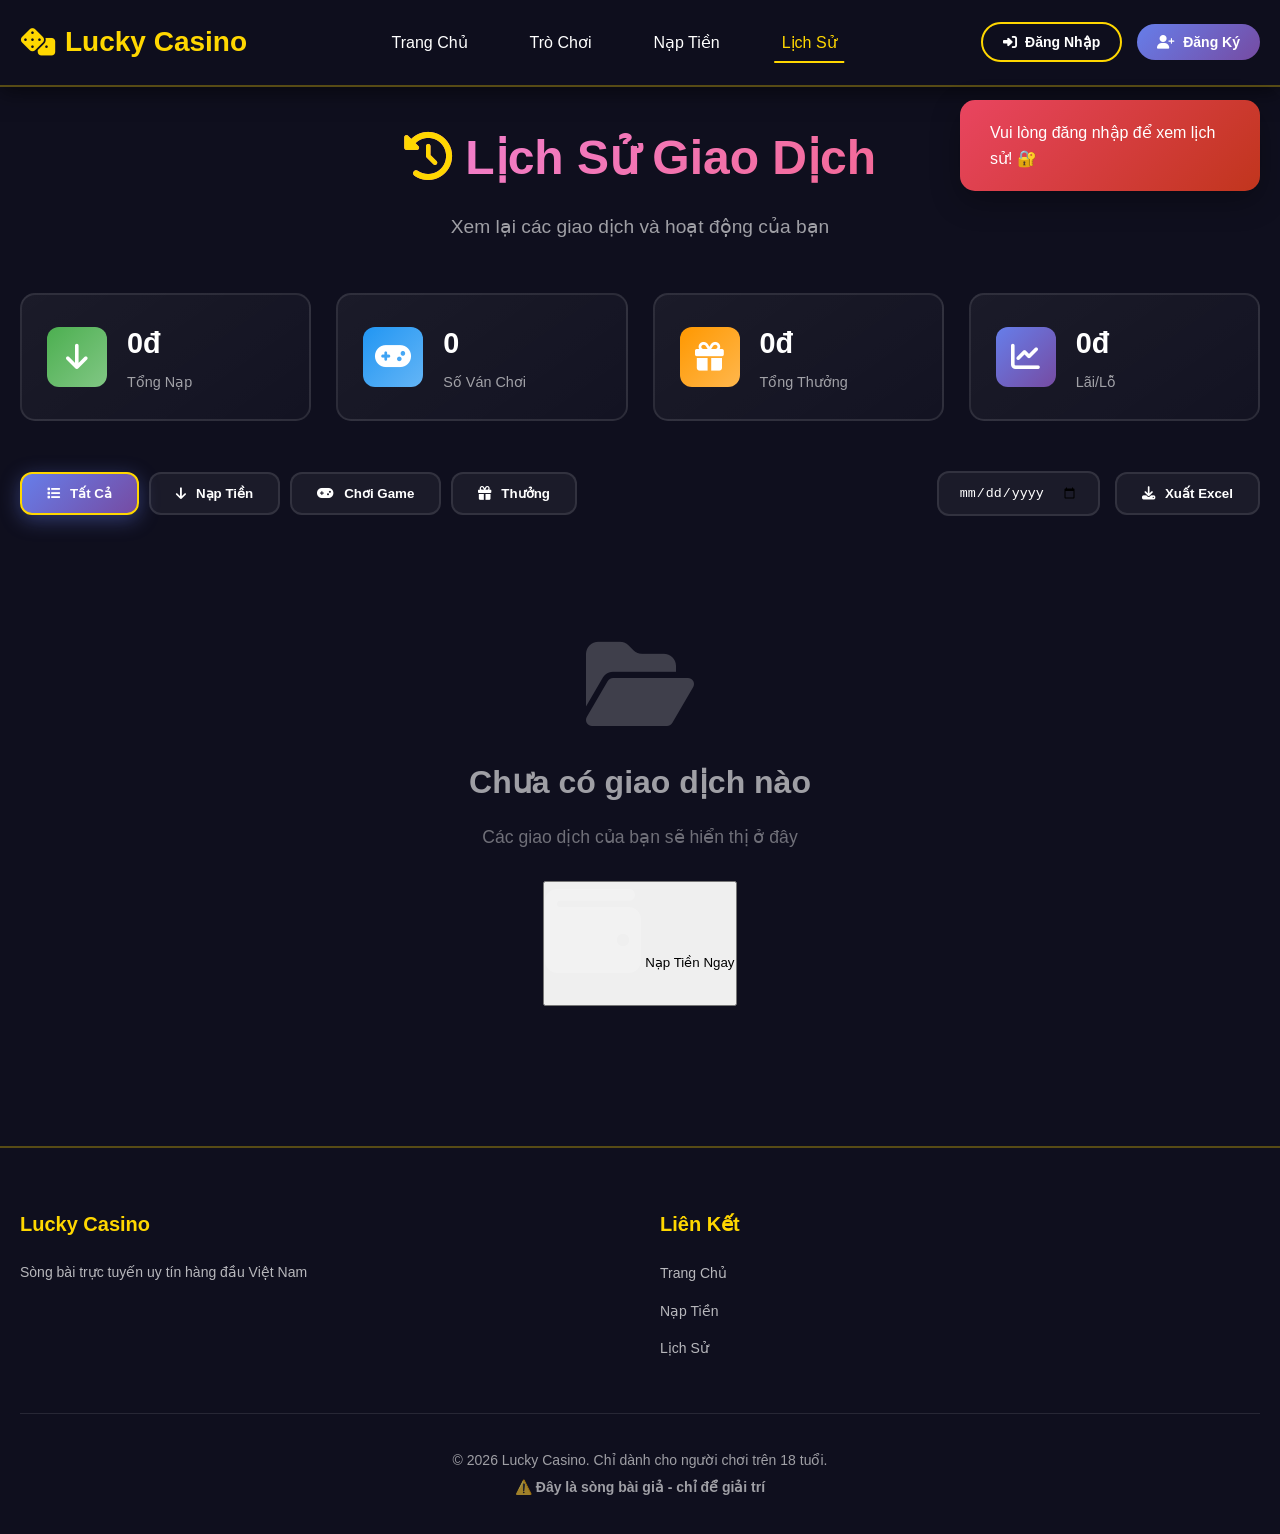
<file: html/history.html>
<!DOCTYPE html>
<html lang="vi">
<head>
    <meta charset="UTF-8">
    <meta name="viewport" content="width=device-width, initial-scale=1.0">
    <title>Lịch Sử Giao Dịch - Lucky Casino</title>
    <link rel="stylesheet" href="../css/style.css">
    <link rel="stylesheet" href="https://cdnjs.cloudflare.com/ajax/libs/font-awesome/6.4.0/css/all.min.css">
</head>
<body>
    <!-- Header -->
    <header class="header">
        <div class="container">
            <div class="header-content">
                <div class="logo" onclick="window.location.href='../index.html'">
                    <i class="fas fa-dice"></i>
                    <span>Lucky Casino</span>
                </div>
                <nav class="nav">
                    <a href="../index.html" class="nav-link">Trang Chủ</a>
                    <a href="../index.html#games" class="nav-link">Trò Chơi</a>
                    <a href="deposit.html" class="nav-link">Nạp Tiền</a>
                    <a href="history.html" class="nav-link active">Lịch Sử</a>
                </nav>
                <div class="user-info" id="userInfo">
                    <!-- Logged Out State -->
                    <div class="auth-buttons" id="authButtons">
                        <button class="btn-login" onclick="showAuthModal('login')">
                            <i class="fas fa-sign-in-alt"></i>
                            Đăng Nhập
                        </button>
                        <button class="btn-register" onclick="showAuthModal('register')">
                            <i class="fas fa-user-plus"></i>
                            Đăng Ký
                        </button>
                    </div>
                    <!-- Logged In State -->
                    <div class="user-logged-in" id="userLoggedIn" style="display: none;">
                        <div class="balance">
                            <i class="fas fa-coins"></i>
                            <span id="userBalance">10,000</span>
                            <span class="currency">đ</span>
                        </div>
                        <div class="user-avatar" onclick="toggleUserMenu()">
                            <i class="fas fa-user"></i>
                            <span id="userName" class="user-name">Player</span>
                        </div>
                        <!-- User Dropdown Menu -->
                        <div class="user-menu" id="userMenu">
                            <div class="user-menu-header">
                                <i class="fas fa-user-circle"></i>
                                <span id="userMenuName">Player</span>
                            </div>
                            <ul>
                                <li onclick="showProfile()"><i class="fas fa-id-card"></i> Hồ Sơ</li>
                                <li onclick="window.location.href='deposit.html'"><i class="fas fa-wallet"></i> Nạp Tiền</li>
                                <li onclick="window.location.href='history.html'"><i class="fas fa-history"></i> Lịch Sử</li>
                                <li onclick="showSettings()"><i class="fas fa-cog"></i> Cài Đặt</li>
                                <li class="logout" onclick="logout()"><i class="fas fa-sign-out-alt"></i> Đăng Xuất</li>
                            </ul>
                        </div>
                    </div>
                </div>
            </div>
        </div>
    </header>

    <!-- History Page Content -->
    <section class="page-content">
        <div class="container">
            <div class="page-header">
                <h1><i class="fas fa-history"></i> Lịch Sử Giao Dịch</h1>
                <p>Xem lại các giao dịch và hoạt động của bạn</p>
            </div>

            <!-- Stats Overview -->
            <div class="stats-overview">
                <div class="stat-card">
                    <div class="stat-icon deposit">
                        <i class="fas fa-arrow-down"></i>
                    </div>
                    <div class="stat-info">
                        <h3 id="totalDeposit">0đ</h3>
                        <p>Tổng Nạp</p>
                    </div>
                </div>
                <div class="stat-card">
                    <div class="stat-icon game">
                        <i class="fas fa-gamepad"></i>
                    </div>
                    <div class="stat-info">
                        <h3 id="totalGames">0</h3>
                        <p>Số Ván Chơi</p>
                    </div>
                </div>
                <div class="stat-card">
                    <div class="stat-icon bonus">
                        <i class="fas fa-gift"></i>
                    </div>
                    <div class="stat-info">
                        <h3 id="totalBonus">0đ</h3>
                        <p>Tổng Thưởng</p>
                    </div>
                </div>
                <div class="stat-card">
                    <div class="stat-icon">
                        <i class="fas fa-chart-line"></i>
                    </div>
                    <div class="stat-info">
                        <h3 id="totalProfit">0đ</h3>
                        <p>Lãi/Lỗ</p>
                    </div>
                </div>
            </div>

            <!-- Filter Section -->
            <div class="history-filter-section">
                <div class="filter-tabs-large">
                    <button class="filter-tab active" data-filter="all" onclick="filterHistoryPage('all')">
                        <i class="fas fa-list"></i>
                        <span>Tất Cả</span>
                    </button>
                    <button class="filter-tab" data-filter="deposit" onclick="filterHistoryPage('deposit')">
                        <i class="fas fa-arrow-down"></i>
                        <span>Nạp Tiền</span>
                    </button>
                    <button class="filter-tab" data-filter="game" onclick="filterHistoryPage('game')">
                        <i class="fas fa-gamepad"></i>
                        <span>Chơi Game</span>
                    </button>
                    <button class="filter-tab" data-filter="bonus" onclick="filterHistoryPage('bonus')">
                        <i class="fas fa-gift"></i>
                        <span>Thưởng</span>
                    </button>
                </div>

                <div class="filter-actions">
                    <input type="date" id="filterDate" class="date-filter">
                    <button class="btn-export" onclick="exportHistory()">
                        <i class="fas fa-download"></i> Xuất Excel
                    </button>
                </div>
            </div>

            <!-- History List -->
            <div class="history-list-page" id="historyListPage">
                <div class="empty-state-large">
                    <i class="fas fa-folder-open"></i>
                    <h3>Chưa có giao dịch nào</h3>
                    <p>Các giao dịch của bạn sẽ hiển thị ở đây</p>
                    <button class="btn-primary" onclick="window.location.href='deposit.html'">
                        <i class="fas fa-wallet"></i> Nạp Tiền Ngay
                    </button>
                </div>
            </div>

            <!-- Pagination -->
            <div class="pagination-large" id="historyPagination" style="display: none;">
                <button class="page-btn" onclick="previousPageHistory()" id="prevBtn">
                    <i class="fas fa-chevron-left"></i>
                    <span>Trước</span>
                </button>
                <div class="page-numbers" id="pageNumbers"></div>
                <button class="page-btn" onclick="nextPageHistory()" id="nextBtn">
                    <span>Sau</span>
                    <i class="fas fa-chevron-right"></i>
                </button>
            </div>
        </div>
    </section>

    <!-- Footer -->
    <footer class="footer">
        <div class="container">
            <div class="footer-content">
                <div class="footer-section">
                    <h4>Lucky Casino</h4>
                    <p>Sòng bài trực tuyến uy tín hàng đầu Việt Nam</p>
                </div>
                <div class="footer-section">
                    <h4>Liên Kết</h4>
                    <ul>
                        <li><a href="../index.html">Trang Chủ</a></li>
                        <li><a href="deposit.html">Nạp Tiền</a></li>
                        <li><a href="history.html">Lịch Sử</a></li>
                    </ul>
                </div>
            </div>
            <div class="footer-bottom">
                <p>&copy; 2026 Lucky Casino. Chỉ dành cho người chơi trên 18 tuổi.</p>
                <p class="warning">⚠️ Đây là sòng bài giả - chỉ để giải trí</p>
            </div>
        </div>
    </footer>

    <!-- Transaction Detail Modal -->
    <div class="modal" id="detailModal">
        <div class="modal-overlay" onclick="closeDetailModal()"></div>
        <div class="modal-content">
            <button class="modal-close" onclick="closeDetailModal()">
                <i class="fas fa-times"></i>
            </button>
            <div class="transaction-detail" id="transactionDetail">
                <!-- Transaction details will be inserted here -->
            </div>
        </div>
    </div>

    <!-- Auth Modal -->
    <div class="auth-modal" id="authModal">
        <div class="auth-modal-overlay" onclick="closeAuthModal()"></div>
        <div class="auth-modal-content">
            <button class="auth-modal-close" onclick="closeAuthModal()">
                <i class="fas fa-times"></i>
            </button>
            
            <!-- Login & Register Forms (same as deposit.html) -->
            <div class="auth-form" id="loginForm">
                <div class="auth-header">
                    <i class="fas fa-dice auth-icon"></i>
                    <h2>Đăng Nhập</h2>
                    <p>Chào mừng trở lại Lucky Casino!</p>
                </div>
                <form onsubmit="handleLogin(event)">
                    <div class="form-group">
                        <label><i class="fas fa-user"></i> Tên đăng nhập hoặc Email</label>
                        <input type="text" id="loginUsername" placeholder="Nhập tên đăng nhập" required>
                    </div>
                    <div class="form-group">
                        <label><i class="fas fa-lock"></i> Mật khẩu</label>
                        <div class="password-input">
                            <input type="password" id="loginPassword" placeholder="Nhập mật khẩu" required>
                            <button type="button" class="toggle-password" onclick="togglePassword('loginPassword')">
                                <i class="fas fa-eye"></i>
                            </button>
                        </div>
                    </div>
                    <div class="form-options">
                        <label class="remember-me">
                            <input type="checkbox" id="rememberMe">
                            <span>Ghi nhớ đăng nhập</span>
                        </label>
                        <a href="#" class="forgot-password">Quên mật khẩu?</a>
                    </div>
                    <button type="submit" class="btn-submit">
                        <i class="fas fa-sign-in-alt"></i> Đăng Nhập
                    </button>
                </form>
                <div class="auth-switch">
                    <p>Chưa có tài khoản? <a href="#" onclick="switchAuthMode('register'); return false;">Đăng ký ngay</a></p>
                </div>
            </div>

            <div class="auth-form" id="registerForm" style="display: none;">
                <div class="auth-header">
                    <i class="fas fa-user-plus auth-icon"></i>
                    <h2>Đăng Ký Tài Khoản</h2>
                    <p>Tham gia Lucky Casino ngay hôm nay!</p>
                </div>
                <form onsubmit="handleRegister(event)">
                    <div class="form-group">
                        <label><i class="fas fa-user"></i> Tên đăng nhập</label>
                        <input type="text" id="registerUsername" placeholder="Chọn tên đăng nhập" required minlength="4">
                    </div>
                    <div class="form-group">
                        <label><i class="fas fa-envelope"></i> Email</label>
                        <input type="email" id="registerEmail" placeholder="your@email.com" required>
                    </div>
                    <div class="form-group">
                        <label><i class="fas fa-phone"></i> Số điện thoại</label>
                        <input type="tel" id="registerPhone" placeholder="0123456789" required pattern="[0-9]{10}">
                    </div>
                    <div class="form-group">
                        <label><i class="fas fa-lock"></i> Mật khẩu</label>
                        <div class="password-input">
                            <input type="password" id="registerPassword" placeholder="Tạo mật khẩu mạnh" required minlength="6">
                            <button type="button" class="toggle-password" onclick="togglePassword('registerPassword')">
                                <i class="fas fa-eye"></i>
                            </button>
                        </div>
                        <div class="password-strength" id="passwordStrength">
                            <div class="strength-bar"></div>
                        </div>
                    </div>
                    <div class="form-group">
                        <label><i class="fas fa-lock"></i> Xác nhận mật khẩu</label>
                        <div class="password-input">
                            <input type="password" id="registerPasswordConfirm" placeholder="Nhập lại mật khẩu" required>
                            <button type="button" class="toggle-password" onclick="togglePassword('registerPasswordConfirm')">
                                <i class="fas fa-eye"></i>
                            </button>
                        </div>
                    </div>
                    <div class="form-group checkbox-group">
                        <label class="checkbox-label">
                            <input type="checkbox" id="agreeTerms" required>
                            <span>Tôi đồng ý với Điều khoản sử dụng</span>
                        </label>
                        <label class="checkbox-label">
                            <input type="checkbox" id="ageConfirm" required>
                            <span>Tôi xác nhận đã đủ 18 tuổi</span>
                        </label>
                    </div>
                    <button type="submit" class="btn-submit">
                        <i class="fas fa-user-plus"></i> Đăng Ký
                    </button>
                </form>
                <div class="auth-switch">
                    <p>Đã có tài khoản? <a href="#" onclick="switchAuthMode('login'); return false;">Đăng nhập</a></p>
                </div>
            </div>
        </div>
    </div>

    <script src="../js/main.js"></script>
    <script>
        // Page-specific vars
        let currentFilterType = 'all';
        let currentPageNum = 1;
        let itemsPerPageNum = 10;

        // Page-specific initialization
        document.addEventListener('DOMContentLoaded', () => {
            // Check if logged in
            if (!isLoggedIn) {
                showNotification('Vui lòng đăng nhập để xem lịch sử! 🔐', 'error');
                setTimeout(() => {
                    window.location.href = '../index.html';
                }, 2000);
            } else {
                loadHistoryPage('all');
                updateStatsOverview();
            }
        });

        // Filter History (Page version)
        function filterHistoryPage(type) {
            currentFilterType = type;
            currentPageNum = 1;
            
            // Update active tab
            document.querySelectorAll('.filter-tab').forEach(tab => {
                tab.classList.remove('active');
            });
            event.target.closest('.filter-tab').classList.add('active');
            
            loadHistoryPage(type);
        }

        // Load History (Page version)
        function loadHistoryPage(filter = 'all') {
            const allHistory = JSON.parse(localStorage.getItem('transactionHistory') || '[]');
            
            // Filter by current user
            let userHistory = allHistory.filter(t => t.username === currentUser.username);
            
            // Apply type filter
            if (filter !== 'all') {
                userHistory = userHistory.filter(t => t.type === filter);
            }
            
            // Apply date filter
            const filterDate = document.getElementById('filterDate').value;
            if (filterDate) {
                userHistory = userHistory.filter(t => {
                    const tDate = new Date(t.date).toISOString().split('T')[0];
                    return tDate === filterDate;
                });
            }
            
            // Sort by date (newest first)
            userHistory.sort((a, b) => new Date(b.date) - new Date(a.date));
            
            // Pagination
            const totalItems = userHistory.length;
            const totalPages = Math.ceil(totalItems / itemsPerPageNum);
            const startIndex = (currentPageNum - 1) * itemsPerPageNum;
            const endIndex = startIndex + itemsPerPageNum;
            const paginatedHistory = userHistory.slice(startIndex, endIndex);
            
            // Update UI
            const historyList = document.getElementById('historyListPage');
            
            if (userHistory.length === 0) {
                historyList.innerHTML = `
                    <div class="empty-state-large">
                        <i class="fas fa-folder-open"></i>
                        <h3>Không tìm thấy giao dịch</h3>
                        <p>Thử thay đổi bộ lọc hoặc thực hiện giao dịch mới</p>
                        <button class="btn-primary" onclick="window.location.href='deposit.html'">
                            <i class="fas fa-wallet"></i> Nạp Tiền Ngay
                        </button>
                    </div>
                `;
                document.getElementById('historyPagination').style.display = 'none';
            } else {
                historyList.innerHTML = paginatedHistory.map(transaction => {
                    const date = new Date(transaction.date);
                    const formattedDate = date.toLocaleDateString('vi-VN', {
                        day: '2-digit',
                        month: '2-digit',
                        year: 'numeric'
                    });
                    const formattedTime = date.toLocaleTimeString('vi-VN', {
                        hour: '2-digit',
                        minute: '2-digit'
                    });
                    
                    let icon = '';
                    let title = '';
                    let amountClass = '';
                    let sign = '';
                    
                    switch(transaction.type) {
                        case 'deposit':
                            icon = 'fas fa-arrow-down';
                            title = `Nạp tiền - ${transaction.method}`;
                            amountClass = 'positive';
                            sign = '+';
                            break;
                        case 'game':
                            icon = 'fas fa-gamepad';
                            title = `Chơi game - ${transaction.game || 'Game'}`;
                            amountClass = transaction.amount > 0 ? 'positive' : 'negative';
                            sign = transaction.amount > 0 ? '+' : '';
                            break;
                        case 'bonus':
                            icon = 'fas fa-gift';
                            title = transaction.method || 'Thưởng';
                            amountClass = 'positive';
                            sign = '+';
                            break;
                        case 'withdraw':
                            icon = 'fas fa-arrow-up';
                            title = 'Rút tiền';
                            amountClass = 'negative';
                            sign = '-';
                            break;
                    }
                    
                    return `
                        <div class="history-item-large" onclick="showTransactionDetail('${transaction.id}')">
                            <div class="history-item-icon ${transaction.type}">
                                <i class="${icon}"></i>
                            </div>
                            <div class="history-item-content">
                                <h4>${title}</h4>
                                <div class="history-item-meta">
                                    <span><i class="fas fa-calendar"></i> ${formattedDate}</span>
                                    <span><i class="fas fa-clock"></i> ${formattedTime}</span>
                                    <span class="status-badge ${transaction.status}">
                                        ${transaction.status === 'success' ? 'Thành công' : 
                                          transaction.status === 'pending' ? 'Đang xử lý' : 'Thất bại'}
                                    </span>
                                </div>
                            </div>
                            <div class="history-item-amount ${amountClass}">
                                ${sign}${Math.abs(transaction.amount).toLocaleString('vi-VN')}đ
                            </div>
                        </div>
                    `;
                }).join('');
                
                // Show pagination
                document.getElementById('historyPagination').style.display = 'flex';
                updatePagination(totalPages);
            }
        }

        // Update Pagination
        function updatePagination(totalPages) {
            const pageNumbers = document.getElementById('pageNumbers');
            let html = '';
            
            for (let i = 1; i <= totalPages; i++) {
                html += `<button class="page-number ${i === currentPageNum ? 'active' : ''}" 
                         onclick="goToPage(${i})">${i}</button>`;
            }
            
            pageNumbers.innerHTML = html;
            
            // Update prev/next buttons
            document.getElementById('prevBtn').disabled = currentPageNum === 1;
            document.getElementById('nextBtn').disabled = currentPageNum === totalPages;
        }

        // Pagination functions
        function goToPage(page) {
            currentPageNum = page;
            loadHistoryPage(currentFilterType);
        }

        function previousPageHistory() {
            if (currentPageNum > 1) {
                currentPageNum--;
                loadHistoryPage(currentFilterType);
            }
        }

        function nextPageHistory() {
            currentPageNum++;
            loadHistoryPage(currentFilterType);
        }

        // Update Stats Overview
        function updateStatsOverview() {
            const allHistory = JSON.parse(localStorage.getItem('transactionHistory') || '[]');
            const userHistory = allHistory.filter(t => t.username === currentUser.username);
            
            let totalDeposit = 0;
            let totalGames = 0;
            let totalBonus = 0;
            let totalProfit = 0;
            
            userHistory.forEach(t => {
                if (t.type === 'deposit' && t.status === 'success') {
                    totalDeposit += t.amount;
                }
                if (t.type === 'game') {
                    totalGames++;
                    totalProfit += t.amount;
                }
                if (t.type === 'bonus' && t.status === 'success') {
                    totalBonus += t.amount;
                }
            });
            
            document.getElementById('totalDeposit').textContent = totalDeposit.toLocaleString('vi-VN') + 'đ';
            document.getElementById('totalGames').textContent = totalGames;
            document.getElementById('totalBonus').textContent = totalBonus.toLocaleString('vi-VN') + 'đ';
            
            const profitElement = document.getElementById('totalProfit');
            profitElement.textContent = totalProfit.toLocaleString('vi-VN') + 'đ';
            profitElement.style.color = totalProfit >= 0 ? '#4caf50' : '#e94560';
        }

        // Show Transaction Detail
        function showTransactionDetail(transactionId) {
            const allHistory = JSON.parse(localStorage.getItem('transactionHistory') || '[]');
            const transaction = allHistory.find(t => t.id === transactionId);
            
            if (!transaction) return;
            
            const date = new Date(transaction.date);
            const formattedDate = date.toLocaleString('vi-VN');
            
            const detailHTML = `
                <div class="transaction-detail-content">
                    <h3><i class="fas fa-receipt"></i> Chi Tiết Giao Dịch</h3>
                    <div class="detail-row">
                        <span class="detail-label">Mã giao dịch:</span>
                        <span class="detail-value">${transaction.id}</span>
                    </div>
                    <div class="detail-row">
                        <span class="detail-label">Loại:</span>
                        <span class="detail-value">${transaction.type}</span>
                    </div>
                    <div class="detail-row">
                        <span class="detail-label">Phương thức:</span>
                        <span class="detail-value">${transaction.method || 'N/A'}</span>
                    </div>
                    <div class="detail-row">
                        <span class="detail-label">Số tiền:</span>
                        <span class="detail-value ${transaction.amount >= 0 ? 'positive' : 'negative'}">
                            ${transaction.amount.toLocaleString('vi-VN')}đ
                        </span>
                    </div>
                    <div class="detail-row">
                        <span class="detail-label">Trạng thái:</span>
                        <span class="status-badge ${transaction.status}">
                            ${transaction.status === 'success' ? 'Thành công' : 
                              transaction.status === 'pending' ? 'Đang xử lý' : 'Thất bại'}
                        </span>
                    </div>
                    <div class="detail-row">
                        <span class="detail-label">Thời gian:</span>
                        <span class="detail-value">${formattedDate}</span>
                    </div>
                </div>
            `;
            
            document.getElementById('transactionDetail').innerHTML = detailHTML;
            document.getElementById('detailModal').classList.add('active');
        }

        function closeDetailModal() {
            document.getElementById('detailModal').classList.remove('active');
        }

        // Export History
        function exportHistory() {
            showNotification('Tính năng xuất Excel đang phát triển! 📊', 'info');
        }

        // Date filter change
        document.getElementById('filterDate')?.addEventListener('change', () => {
            loadHistoryPage(currentFilterType);
        });
    </script>
</body>
</html>
</file>
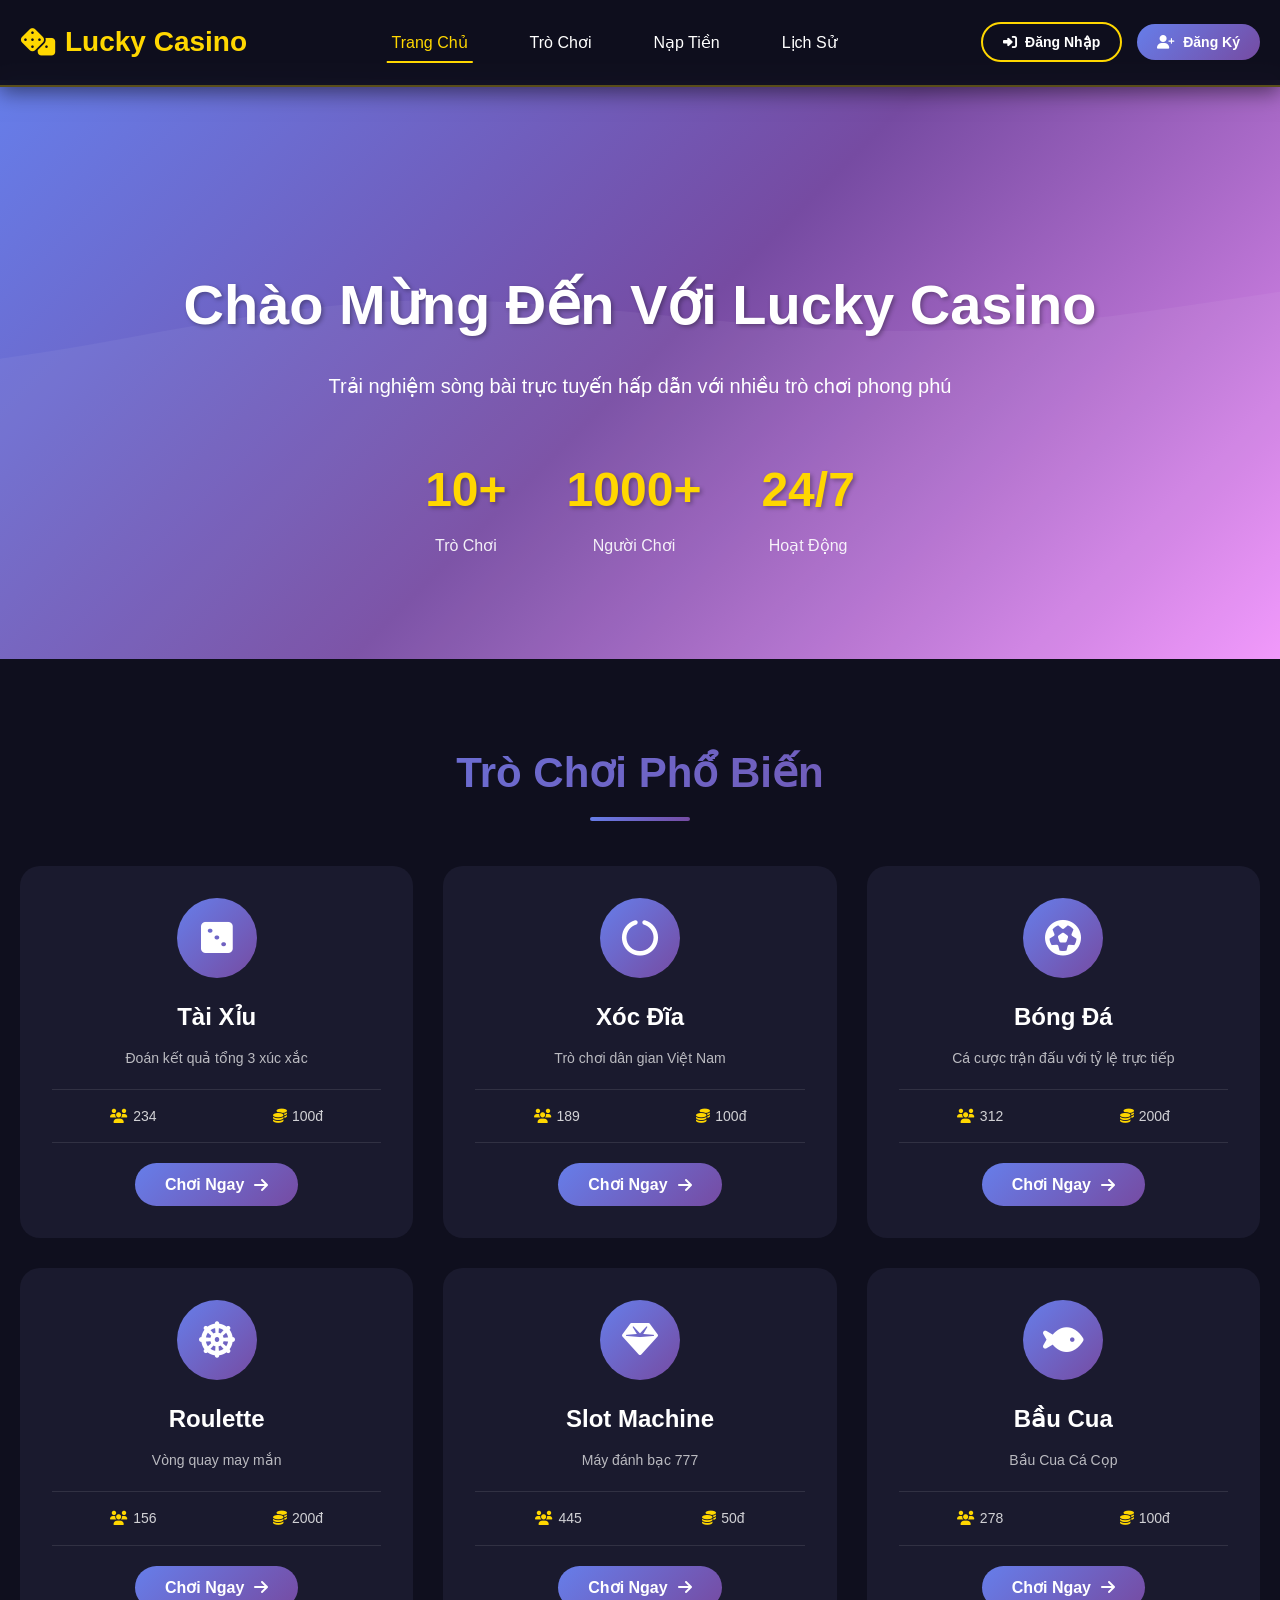
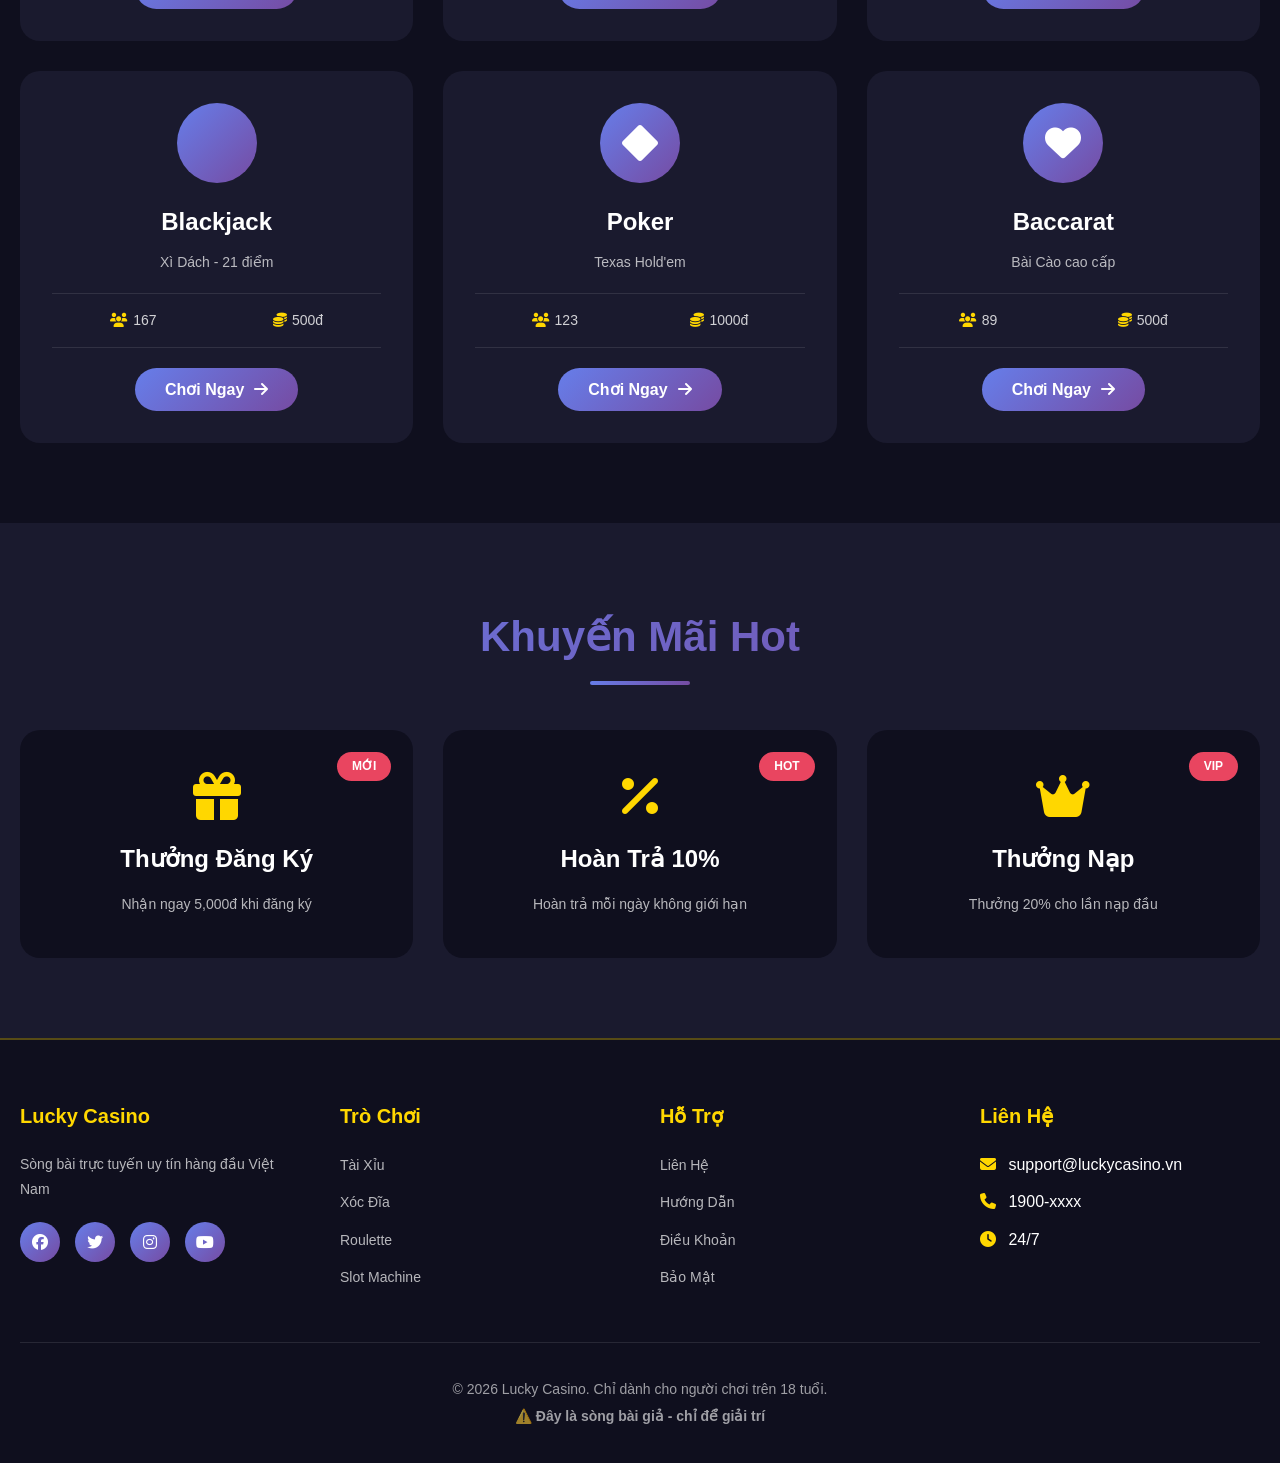
<file: html/game/bongda-match.html>
<!DOCTYPE html>
<html lang="vi">
<head>
    <meta charset="UTF-8">
    <meta name="viewport" content="width=device-width, initial-scale=1.0">
    <title>Đặt Cược - Lucky Casino</title>
    <link rel="stylesheet" href="../../css/style.css">
    <link rel="stylesheet" href="../../css/bongda.css">
    <link rel="stylesheet" href="https://cdnjs.cloudflare.com/ajax/libs/font-awesome/6.4.0/css/all.min.css">
</head>
<body>
    <header class="header">
        <div class="container">
            <div class="header-content">
                <div class="logo" onclick="window.location.href='../../index.html'">
                    <i class="fas fa-dice"></i>
                    <span>Lucky Casino</span>
                </div>
                <nav class="nav">
                    <a href="../../index.html" class="nav-link">Trang Chủ</a>
                    <a href="../../index.html#games" class="nav-link active">Trò Chơi</a>
                    <a href="../deposit.html" class="nav-link">Nạp Tiền</a>
                    <a href="../history.html" class="nav-link">Lịch Sử</a>
                </nav>
                <div class="balance">
                    <i class="fas fa-coins"></i>
                    <span id="headerBalance">0</span>
                    <span class="currency">đ</span>
                </div>
            </div>
        </div>
    </header>

    <section class="game-container">
        <div class="container">
            <div class="game-header">
                <a href="bongda.html" style="color: #00d2ff; text-decoration: none; display: inline-block; margin-bottom: 10px;">
                    <i class="fas fa-arrow-left"></i> Quay lại danh sách trận đấu
                </a>
                <h1><i class="fas fa-futbol"></i> ĐẶT CƯỢC TRẬN ĐẤU</h1>
                <p class="game-subtitle" id="matchTitle">-</p>
                <button onclick="showMatchDetailInfo()" class="btn-match-info">
                    <i class="fas fa-info-circle"></i> Xem Thông Tin Trận Đấu
                </button>
            </div>

            <div class="stats-bar">
                <div class="stat-card">
                    <span>Số dư hiện tại</span>
                    <strong id="currentBalance">0đ</strong>
                </div>
                <div class="stat-card">
                    <span>Tổng tiền thắng</span>
                    <strong id="totalWin">0đ</strong>
                </div>
                <div class="stat-card">
                    <span>Vé đã chơi</span>
                    <strong id="ticketCount">0</strong>
                </div>
            </div>

            <div class="layout">
                <div class="panel">
                    <h2><i class="fas fa-chart-line"></i> Tỷ Lệ Cược</h2>

                    <div class="match-card">
                        <div class="match-header">
                            <span class="league" id="matchLeague">-</span>
                            <span class="kickoff" id="matchKickoff">-</span>
                        </div>
                        <div class="teams">
                            <div class="team-row">
                                <span id="homeTeamName">-</span>
                            </div>
                            <div class="team-row">
                                <span id="awayTeamName">-</span>
                            </div>
                        </div>

                        <div class="market-block">
                            <p class="market-title">Kèo 1X2 - Full Time</p>
                            <div class="odds-grid" id="oddsResult">
                                <!-- Odds will be generated here -->
                            </div>
                        </div>

                        <div class="market-block">
                            <p class="market-title">Kèo Tài/Xỉu - Tổng Bàn Thắng</p>
                            <div class="odds-grid two-cols" id="oddsGoals">
                                <button class="odd-btn" data-group="goals" data-market="goals_over" data-label="Tài 2.5 bàn" data-odds="1.92">Tài <small>2.5 bàn</small> 1.92</button>
                                <button class="odd-btn" data-group="goals" data-market="goals_under" data-label="Xỉu 2.5 bàn" data-odds="1.88">Xỉu <small>2.5 bàn</small> 1.88</button>
                            </div>
                        </div>

                        <div class="market-block">
                            <p class="market-title">Kèo Thẻ Phạt</p>
                            <div class="odds-grid two-cols" id="oddsCards">
                                <button class="odd-btn" data-group="cards" data-market="cards_over" data-label="Tài Thẻ 4.5" data-odds="1.90">Tài <small>Thẻ 4.5</small> 1.90</button>
                                <button class="odd-btn" data-group="cards" data-market="cards_under" data-label="Xỉu Thẻ 4.5" data-odds="1.90">Xỉu <small>Thẻ 4.5</small> 1.90</button>
                            </div>
                        </div>

                        <div class="market-block">
                            <p class="market-title">Kèo Phạt Góc</p>
                            <div class="odds-grid two-cols" id="oddsCorners">
                                <button class="odd-btn" data-group="corners" data-market="corners_over" data-label="Tài Góc 9.5" data-odds="1.92">Tài <small>Góc 9.5</small> 1.92</button>
                                <button class="odd-btn" data-group="corners" data-market="corners_under" data-label="Xỉu Góc 9.5" data-odds="1.88">Xỉu <small>Góc 9.5</small> 1.88</button>
                            </div>
                        </div>
                    </div>
                </div>

                <div class="panel">
                    <h2><i class="fas fa-ticket-alt"></i> Phiếu Cược</h2>
                    <div class="bet-box">
                        <div class="selected-bet" id="selectedBet">Chưa chọn cửa cược.</div>
                        <input class="amount-input" id="betAmount" type="number" min="1000" step="1000" placeholder="Nhập số tiền (>= 1,000đ)">
                        <div class="quick-amounts">
                            <button class="quick-btn" data-amount="10000">10K</button>
                            <button class="quick-btn" data-amount="50000">50K</button>
                            <button class="quick-btn" data-amount="100000">100K</button>
                            <button class="quick-btn" data-amount="200000">200K</button>
                            <button class="quick-btn" data-amount="500000">500K</button>
                            <button class="quick-btn" data-amount="all">All In</button>
                        </div>
                        <div class="payout" id="estimatedPayout">Tiền nhận dự kiến: 0đ</div>
                        <button class="btn-place" id="placeBetBtn"><i class="fas fa-play"></i> Đặt Cược Ngay</button>
                        <div class="result-box" id="resultBox">Kết quả vé cược sẽ hiển thị tại đây.</div>
                        <p class="small-note">Kết quả được mô phỏng ngẫu nhiên theo tỷ lệ cược đã chọn. Mọi dữ liệu chỉ để demo và giải trí.</p>
                    </div>
                </div>
            </div>

            <!-- Match Result Section (Hidden by default) -->
            <div class="match-result-section" id="matchResultSection" style="display: none;">
                <!-- Result will be displayed here -->
            </div>
        </div>
    </section>

    <!-- Modal thông tin trận đấu -->
    <div class="modal" id="matchInfoModal">
        <div class="modal-content">
            <button class="modal-close" onclick="closeMatchInfo()">&times;</button>
            
            <div class="modal-header">
                <h2><i class="fas fa-futbol"></i> Thông Tin Trận Đấu</h2>
                <p><span id="modalHomeTeam">-</span> vs <span id="modalAwayTeam">-</span></p>
            </div>

            <div class="match-info-grid">
                <div class="info-item">
                    <div class="info-label">Giải đấu</div>
                    <div class="info-value" id="modalLeague">-</div>
                </div>
                <div class="info-item">
                    <div class="info-label">Thời gian</div>
                    <div class="info-value" id="modalKickoff">-</div>
                </div>
                <div class="info-item">
                    <div class="info-label">Sân vận động</div>
                    <div class="info-value" id="modalStadium">-</div>
                </div>
                <div class="info-item">
                    <div class="info-label">Sức chứa</div>
                    <div class="info-value" id="modalCapacity">-</div>
                </div>
                <div class="info-item">
                    <div class="info-label">Trọng tài</div>
                    <div class="info-value" id="modalReferee">-</div>
                </div>
                <div class="info-item">
                    <div class="info-label">Thời tiết</div>
                    <div class="info-value" id="modalWeather">-</div>
                </div>
            </div>

            <div class="lineup-section">
                <h3><i class="fas fa-users"></i> Đội Hình <span id="modalHomeTeam2"></span></h3>
                <div class="staff-grid">
                    <div class="staff-item">
                        <div class="staff-icon"><i class="fas fa-user-tie"></i></div>
                        <div class="staff-details">
                            <div class="role">Huấn luyện viên</div>
                            <div class="name" id="modalHomeCoach">-</div>
                        </div>
                    </div>
                </div>
                <div class="formation-display">
                    <h4 id="homeFormation">4-4-2</h4>
                </div>
                <div id="homeLineup"></div>
                <h4 style="color: #00d2ff; margin: 15px 0 10px;">Dự bị</h4>
                <div class="substitutes-list" id="homeSubstitutes"></div>
            </div>

            <div class="lineup-section">
                <h3><i class="fas fa-users"></i> Đội Hình <span id="modalAwayTeam2"></span></h3>
                <div class="staff-grid">
                    <div class="staff-item">
                        <div class="staff-icon"><i class="fas fa-user-tie"></i></div>
                        <div class="staff-details">
                            <div class="role">Huấn luyện viên</div>
                            <div class="name" id="modalAwayCoach">-</div>
                        </div>
                    </div>
                </div>
                <div class="formation-display">
                    <h4 id="awayFormation">4-3-3</h4>
                </div>
                <div id="awayLineup"></div>
                <h4 style="color: #00d2ff; margin: 15px 0 10px;">Dự bị</h4>
                <div class="substitutes-list" id="awaySubstitutes"></div>
            </div>
        </div>
    </div>

    <script src="../../js/bongda.js"></script>
    <script>
        let matchData = null;
        let matchDetails = null;

        // Load selected match from localStorage
        function loadMatchData() {
            const raw = localStorage.getItem('selectedMatch');
            if (!raw) {
                alert('Không tìm thấy thông tin trận đấu. Quay lại trang chủ.');
                window.location.href = 'bongda.html';
                return false;
            }

            try {
                matchData = JSON.parse(raw);
            } catch (error) {
                alert('Dữ liệu trận đấu không hợp lệ.');
                window.location.href = 'bongda.html';
                return false;
            }

            currentMatch = matchData;
            // Generate match details immediately
            matchDetails = generateMatchDetails(matchData.homeTeam, matchData.awayTeam);
            return true;
        }

        // Show match detail info in modal
        function showMatchDetailInfo() {
            if (!matchDetails) {
                matchDetails = generateMatchDetails(matchData.homeTeam, matchData.awayTeam);
            }

            const modal = document.getElementById('matchInfoModal');
            if (!modal) return;

            // Fill modal content
            document.getElementById('modalHomeTeam').textContent = matchDetails.homeTeam;
            document.getElementById('modalAwayTeam').textContent = matchDetails.awayTeam;
            document.getElementById('modalHomeTeam2').textContent = matchDetails.homeTeam;
            document.getElementById('modalAwayTeam2').textContent = matchDetails.awayTeam;
            document.getElementById('modalLeague').textContent = matchData.league;
            document.getElementById('modalKickoff').textContent = matchData.kickoff;
            document.getElementById('modalStadium').textContent = matchDetails.stadium;
            document.getElementById('modalCapacity').textContent = matchDetails.capacity + ' chỗ';
            document.getElementById('modalReferee').textContent = matchDetails.referee;
            document.getElementById('modalWeather').textContent = matchDetails.weather + ' • ' + matchDetails.temperature;
            document.getElementById('modalHomeCoach').textContent = matchDetails.homeCoach;
            document.getElementById('modalAwayCoach').textContent = matchDetails.awayCoach;

            // Home lineup
            document.getElementById('homeFormation').textContent = matchDetails.homeLineup.formation;
            renderLineup('homeLineup', matchDetails.homeLineup);
            renderSubstitutes('homeSubstitutes', matchDetails.homeSubstitutes);

            // Away lineup
            document.getElementById('awayFormation').textContent = matchDetails.awayLineup.formation;
            renderLineup('awayLineup', matchDetails.awayLineup);
            renderSubstitutes('awaySubstitutes', matchDetails.awaySubstitutes);

            modal.classList.add('active');
        }

        // Display match information
        function displayMatchInfo() {
            document.getElementById('matchTitle').textContent = matchData.homeTeam + ' vs ' + matchData.awayTeam;
            document.getElementById('matchLeague').innerHTML = '<i class="fas fa-trophy"></i> ' + matchData.league;
            document.getElementById('matchKickoff').innerHTML = '<i class="fas fa-clock"></i> ' + matchData.kickoff;
            document.getElementById('homeTeamName').textContent = matchData.homeTeam;
            document.getElementById('awayTeamName').textContent = matchData.awayTeam;

            // Generate 1X2 odds
            const oddsResultHtml = `
                <button class="odd-btn" data-group="result" data-market="home" data-label="Đội Chủ Thắng (1)" data-odds="${matchData.odds.home}">
                    1 <small>Chủ</small> ${matchData.odds.home}
                </button>
                <button class="odd-btn" data-group="result" data-market="draw" data-label="Hòa (X)" data-odds="${matchData.odds.draw}">
                    X <small>Hòa</small> ${matchData.odds.draw}
                </button>
                <button class="odd-btn" data-group="result" data-market="away" data-label="Đội Khách Thắng (2)" data-odds="${matchData.odds.away}">
                    2 <small>Khách</small> ${matchData.odds.away}
                </button>
            `;
            document.getElementById('oddsResult').innerHTML = oddsResultHtml;

            // Update markets in matchData
            matchData.markets = {
                result: [
                    { market: 'home', label: 'Đội Chủ Thắng (1)', odds: parseFloat(matchData.odds.home) },
                    { market: 'draw', label: 'Hòa (X)', odds: parseFloat(matchData.odds.draw) },
                    { market: 'away', label: 'Đội Khách Thắng (2)', odds: parseFloat(matchData.odds.away) }
                ],
                goals: [
                    { market: 'goals_over', label: 'Tài 2.5 bàn', odds: 1.92 },
                    { market: 'goals_under', label: 'Xỉu 2.5 bàn', odds: 1.88 }
                ],
                cards: [
                    { market: 'cards_over', label: 'Tài Thẻ 4.5', odds: 1.90 },
                    { market: 'cards_under', label: 'Xỉu Thẻ 4.5', odds: 1.90 }
                ],
                corners: [
                    { market: 'corners_over', label: 'Tài Góc 9.5', odds: 1.92 },
                    { market: 'corners_under', label: 'Xỉu Góc 9.5', odds: 1.88 }
                ]
            };

            // Attach event listeners to all odds buttons
            document.querySelectorAll('.odd-btn').forEach(btn => {
                btn.addEventListener('click', function() {
                    setSelectedBet(this);
                });
            });
        }

        // Initialize page
        document.addEventListener('DOMContentLoaded', function() {
            if (!loadUser()) {
                return;
            }

            if (!loadMatchData()) {
                return;
            }

            updateBalanceUI();
            displayMatchInfo();

            // Quick amount buttons
            document.querySelectorAll('.quick-btn').forEach(btn => {
                btn.addEventListener('click', function() {
                    const value = this.dataset.amount;
                    const input = document.getElementById('betAmount');

                    if (value === 'all') {
                        input.value = Math.floor(userBalance);
                    } else {
                        input.value = Number(value);
                    }

                    updateEstimatedPayout();
                });
            });

            // Bet amount input
            document.getElementById('betAmount').addEventListener('input', updateEstimatedPayout);

            // Place bet button
            document.getElementById('placeBetBtn').addEventListener('click', placeBet);

            // Close modal on click outside
            document.getElementById('matchInfoModal').addEventListener('click', function(e) {
                if (e.target === this) {
                    closeMatchInfo();
                }
            });
        });
    </script>
</body>
</html>
</file>
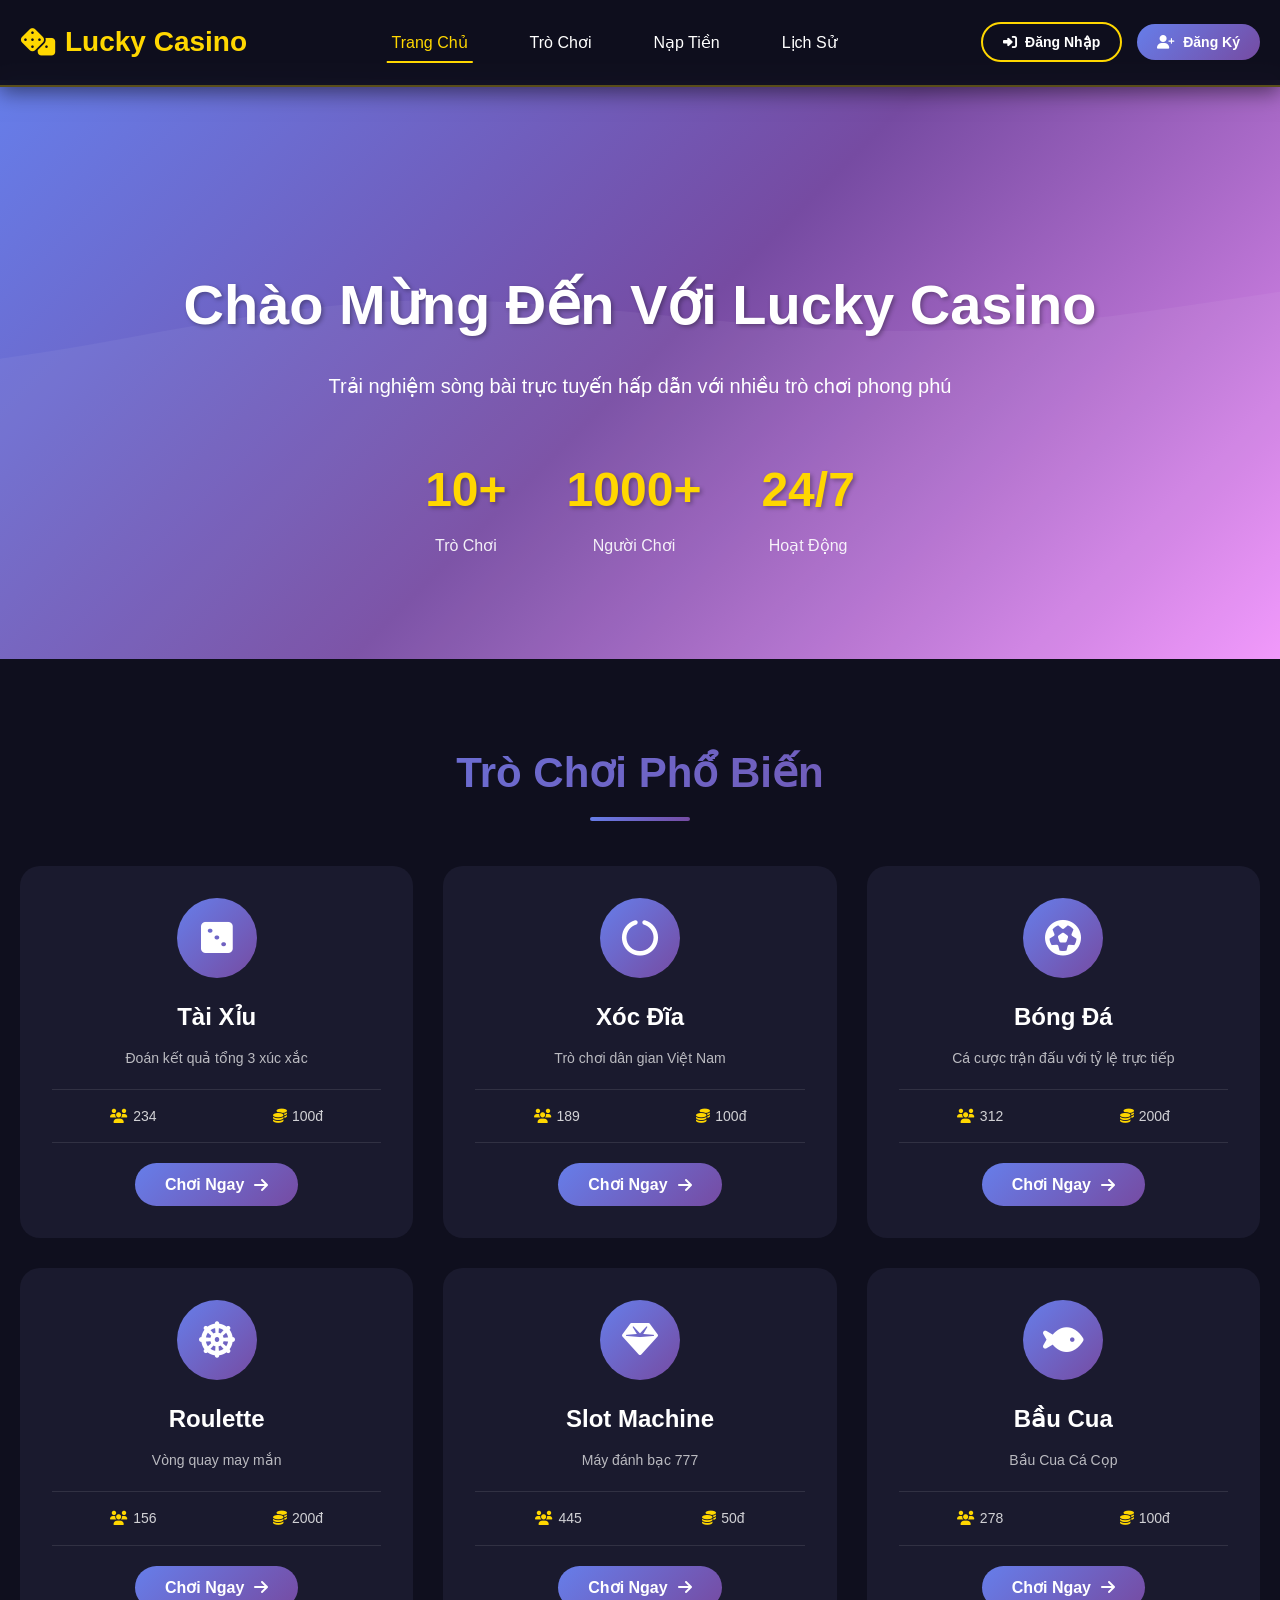
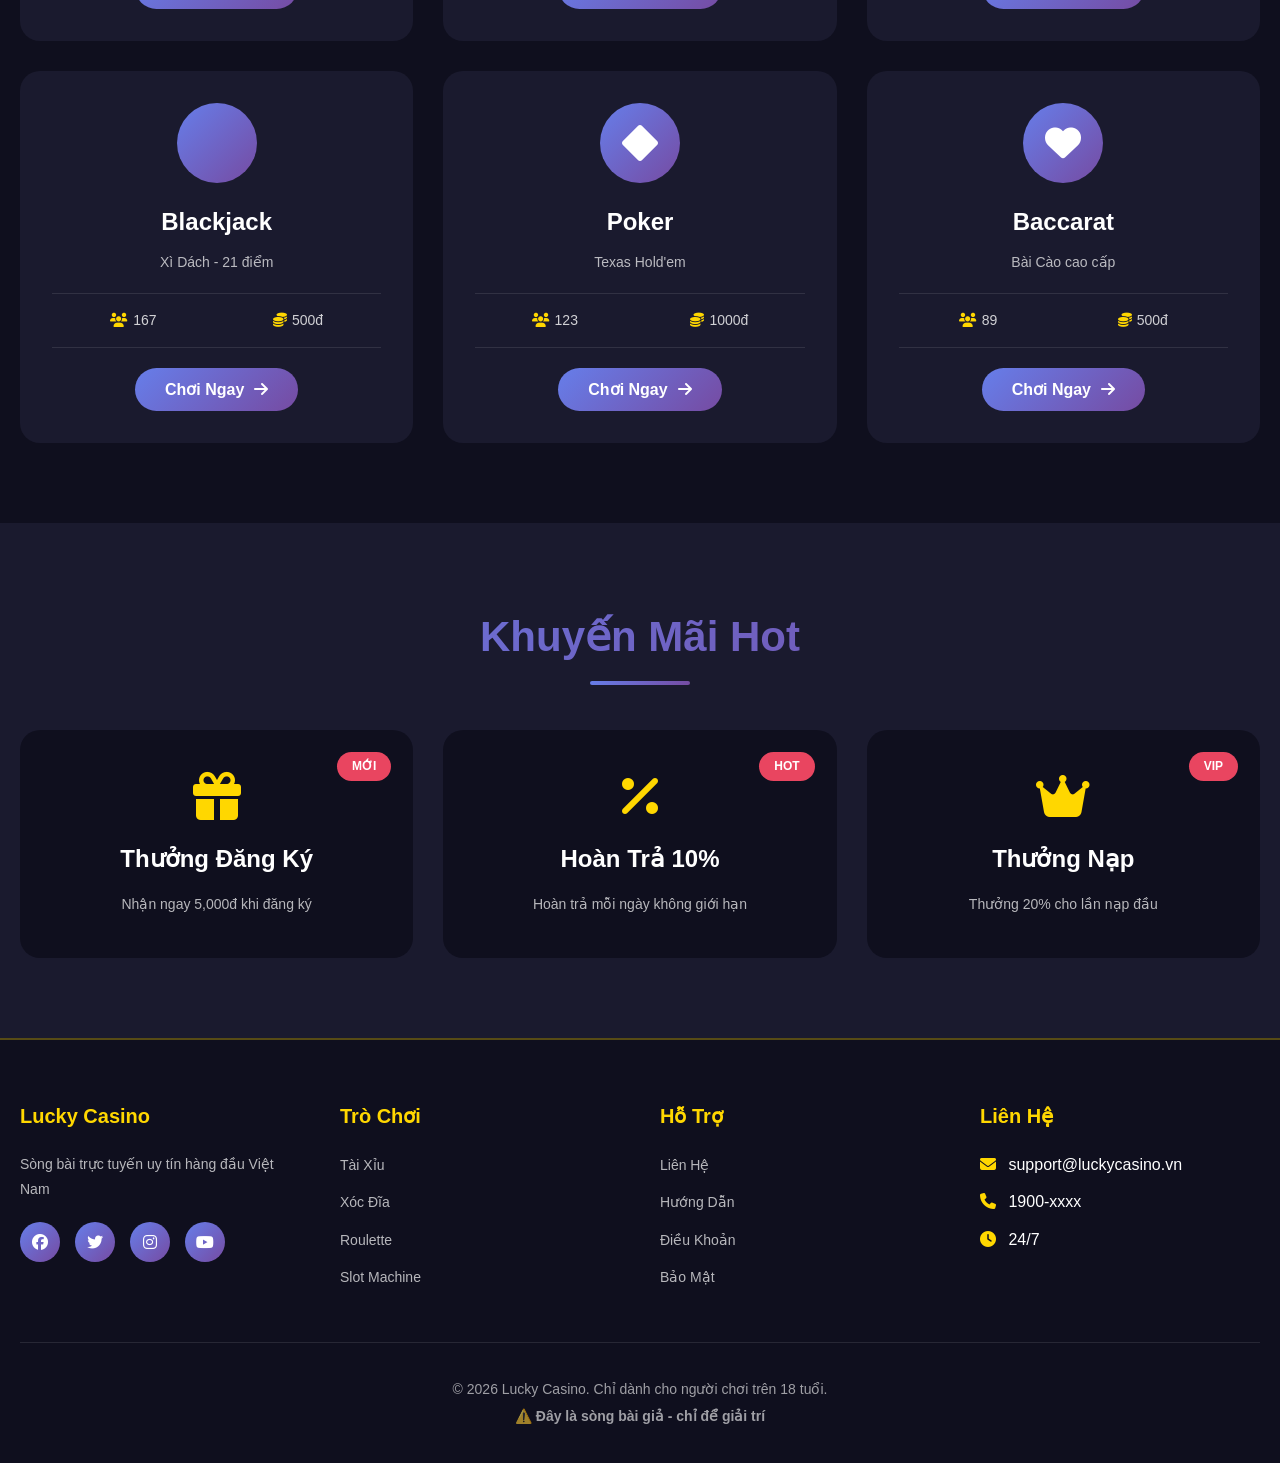
<file: html/game/bongda.html>
<!DOCTYPE html>
<html lang="vi">
<head>
    <meta charset="UTF-8">
    <meta name="viewport" content="width=device-width, initial-scale=1.0">
    <title>Bóng Đá - Lucky Casino</title>
    <link rel="stylesheet" href="../../css/style.css">
    <link rel="stylesheet" href="../../css/bongda.css">
    <link rel="stylesheet" href="https://cdnjs.cloudflare.com/ajax/libs/font-awesome/6.4.0/css/all.min.css">
    <style>
        /* Additional inline styles if needed */
    </style>
</head>
<body>
    <header class="header">
        <div class="container">
            <div class="header-content">
                <div class="logo" onclick="window.location.href='../../index.html'">
                    <i class="fas fa-dice"></i>
                    <span>Lucky Casino</span>
                </div>
                <nav class="nav">
                    <a href="../../index.html" class="nav-link">Trang Chủ</a>
                    <a href="../../index.html#games" class="nav-link active">Trò Chơi</a>
                    <a href="../deposit.html" class="nav-link">Nạp Tiền</a>
                    <a href="../history.html" class="nav-link">Lịch Sử</a>
                </nav>
                <div class="balance">
                    <i class="fas fa-coins"></i>
                    <span id="headerBalance">0</span>
                    <span class="currency">đ</span>
                </div>
            </div>
        </div>
    </header>

    <section class="game-container">
        <div class="container">
            <div class="game-header">
                <h1><i class="fas fa-futbol"></i> CÁ ĐỘ BÓNG ĐÁ</h1>
                <p class="game-subtitle">Chọn trận đấu để bắt đầu đặt cược. Mô phỏng cá cược với tỷ lệ trực tiếp.</p>
            </div>

            <div class="stats-bar">
                <div class="stat-card">
                    <span>Số dư hiện tại</span>
                    <strong id="currentBalance">0đ</strong>
                </div>
                <div class="stat-card">
                    <span>Tổng tiền thắng</span>
                    <strong id="totalWin">0đ</strong>
                </div>
                <div class="stat-card">
                    <span>Vé đã chơi</span>
                    <strong id="ticketCount">0</strong>
                </div>
            </div>

            <div class="matches-grid" id="matchesGrid">
                <!-- Matches will be dynamically generated -->
            </div>
        </div>
    </section>

    <!-- Modal thông tin trận đấu -->
    <div class="modal" id="matchInfoModal">
        <div class="modal-content">
            <button class="modal-close" onclick="closeMatchInfo()">&times;</button>
            
            <div class="modal-header">
                <h2><i class="fas fa-futbol"></i> Thông Tin Trận Đấu</h2>
                <p><span id="modalHomeTeam">-</span> vs <span id="modalAwayTeam">-</span></p>
            </div>

            <div class="match-info-grid">
                <div class="info-item">
                    <div class="info-label">Giải đấu</div>
                    <div class="info-value" id="modalLeague">-</div>
                </div>
                <div class="info-item">
                    <div class="info-label">Thời gian</div>
                    <div class="info-value" id="modalKickoff">-</div>
                </div>
                <div class="info-item">
                    <div class="info-label">Sân vận động</div>
                    <div class="info-value" id="modalStadium">-</div>
                </div>
                <div class="info-item">
                    <div class="info-label">Sức chứa</div>
                    <div class="info-value" id="modalCapacity">-</div>
                </div>
                <div class="info-item">
                    <div class="info-label">Trọng tài</div>
                    <div class="info-value" id="modalReferee">-</div>
                </div>
                <div class="info-item">
                    <div class="info-label">Thời tiết</div>
                    <div class="info-value" id="modalWeather">-</div>
                </div>
            </div>

            <div class="lineup-section">
                <h3><i class="fas fa-users"></i> Đội Hình <span id="modalHomeTeam2"></span></h3>
                <div class="staff-grid">
                    <div class="staff-item">
                        <div class="staff-icon"><i class="fas fa-user-tie"></i></div>
                        <div class="staff-details">
                            <div class="role">Huấn luyện viên</div>
                            <div class="name" id="modalHomeCoach">-</div>
                        </div>
                    </div>
                </div>
                <div class="formation-display">
                    <h4 id="homeFormation">4-4-2</h4>
                </div>
                <div id="homeLineup"></div>
                <h4 style="color: #00d2ff; margin: 15px 0 10px;">Dự bị</h4>
                <div class="substitutes-list" id="homeSubstitutes"></div>
            </div>

            <div class="lineup-section">
                <h3><i class="fas fa-users"></i> Đội Hình <span id="modalAwayTeam2"></span></h3>
                <div class="staff-grid">
                    <div class="staff-item">
                        <div class="staff-icon"><i class="fas fa-user-tie"></i></div>
                        <div class="staff-details">
                            <div class="role">Huấn luyện viên</div>
                            <div class="name" id="modalAwayCoach">-</div>
                        </div>
                    </div>
                </div>
                <div class="formation-display">
                    <h4 id="awayFormation">4-3-3</h4>
                </div>
                <div id="awayLineup"></div>
                <h4 style="color: #00d2ff; margin: 15px 0 10px;">Dự bị</h4>
                <div class="substitutes-list" id="awaySubstitutes"></div>
            </div>
        </div>
    </div>

    <script src="../../js/bongda.js"></script>
    <script>
        // Generate sample matches
        const LEAGUES = ['Premier League', 'La Liga', 'Serie A', 'Bundesliga', 'Ligue 1'];
        const KICKOFF_TIMES = ['19:00', '21:30', '00:00', '02:45', '23:00', '20:30'];

        function generateSampleMatches() {
            const matchesData = [];
            const usedTeams = [];

            for (let i = 0; i < 6; i++) {
                let homeTeam, awayTeam;
                
                do {
                    homeTeam = TEAM_POOL[Math.floor(Math.random() * TEAM_POOL.length)];
                } while (usedTeams.includes(homeTeam.name));
                usedTeams.push(homeTeam.name);

                do {
                    awayTeam = TEAM_POOL[Math.floor(Math.random() * TEAM_POOL.length)];
                } while (usedTeams.includes(awayTeam.name) || awayTeam.name === homeTeam.name);
                usedTeams.push(awayTeam.name);

                const homeOdds = (1.5 + Math.random() * 2.5).toFixed(2);
                const drawOdds = (2.8 + Math.random() * 1.2).toFixed(2);
                const awayOdds = (2.0 + Math.random() * 3.0).toFixed(2);

                matchesData.push({
                    id: i,
                    league: LEAGUES[i % LEAGUES.length],
                    kickoff: KICKOFF_TIMES[i],
                    homeTeam: homeTeam.name,
                    awayTeam: awayTeam.name,
                    odds: {
                        home: homeOdds,
                        draw: drawOdds,
                        away: awayOdds
                    },
                    markets: {
                        result: [
                            { market: 'home', label: 'Đội Chủ Thắng (1)', odds: parseFloat(homeOdds) },
                            { market: 'draw', label: 'Hòa (X)', odds: parseFloat(drawOdds) },
                            { market: 'away', label: 'Đội Khách Thắng (2)', odds: parseFloat(awayOdds) }
                        ]
                    }
                });
            }

            return matchesData;
        }

        function renderMatches() {
            const matches = generateSampleMatches();
            const grid = document.getElementById('matchesGrid');
            
            grid.innerHTML = matches.map(match => `
                <div class="match-card" data-match-id="${match.id}">
                    <div class="match-header">
                        <span class="league"><i class="fas fa-trophy"></i> ${match.league}</span>
                        <span class="kickoff"><i class="fas fa-clock"></i> ${match.kickoff}</span>
                    </div>
                    <div class="teams">
                        <div class="team-row">
                            <div class="team-name">
                                <span class="team-logo">${match.homeTeam.substring(0, 2)}</span>
                                <span>${match.homeTeam}</span>
                            </div>
                        </div>
                        <div class="team-row">
                            <div class="team-name">
                                <span class="team-logo">${match.awayTeam.substring(0, 2)}</span>
                                <span>${match.awayTeam}</span>
                            </div>
                        </div>
                    </div>
                    <div class="odds-preview">
                        <div class="odd-badge">
                            <span>Chủ</span>
                            <strong>${match.odds.home}</strong>
                        </div>
                        <div class="odd-badge">
                            <span>Hòa</span>
                            <strong>${match.odds.draw}</strong>
                        </div>
                        <div class="odd-badge">
                            <span>Khách</span>
                            <strong>${match.odds.away}</strong>
                        </div>
                    </div>
                    <div class="match-actions">
                        <button class="btn-match btn-bet" onclick='goToBetting(${JSON.stringify(match)})'>
                            <i class="fas fa-ticket-alt"></i> Đặt Cược
                        </button>
                        <button class="btn-match btn-info" onclick='showMatchInfo(${JSON.stringify(match)})'>
                            <i class="fas fa-info-circle"></i>
                        </button>
                    </div>
                </div>
            `).join('');

            // Store matches data for later use
            localStorage.setItem('allMatches', JSON.stringify(matches));
        }

        // Initialize
        document.addEventListener('DOMContentLoaded', function() {
            if (!loadUser()) {
                return;
            }
            updateBalanceUI();
            renderMatches();

            // Update team names in modal
            document.getElementById('modalHomeTeam2').textContent = '';
            document.getElementById('modalAwayTeam2').textContent = '';

            // Close modal on click outside
            document.getElementById('matchInfoModal').addEventListener('click', function(e) {
                if (e.target === this) {
                    closeMatchInfo();
                }
            });
        });
    </script>
</body>
</html>
</file>
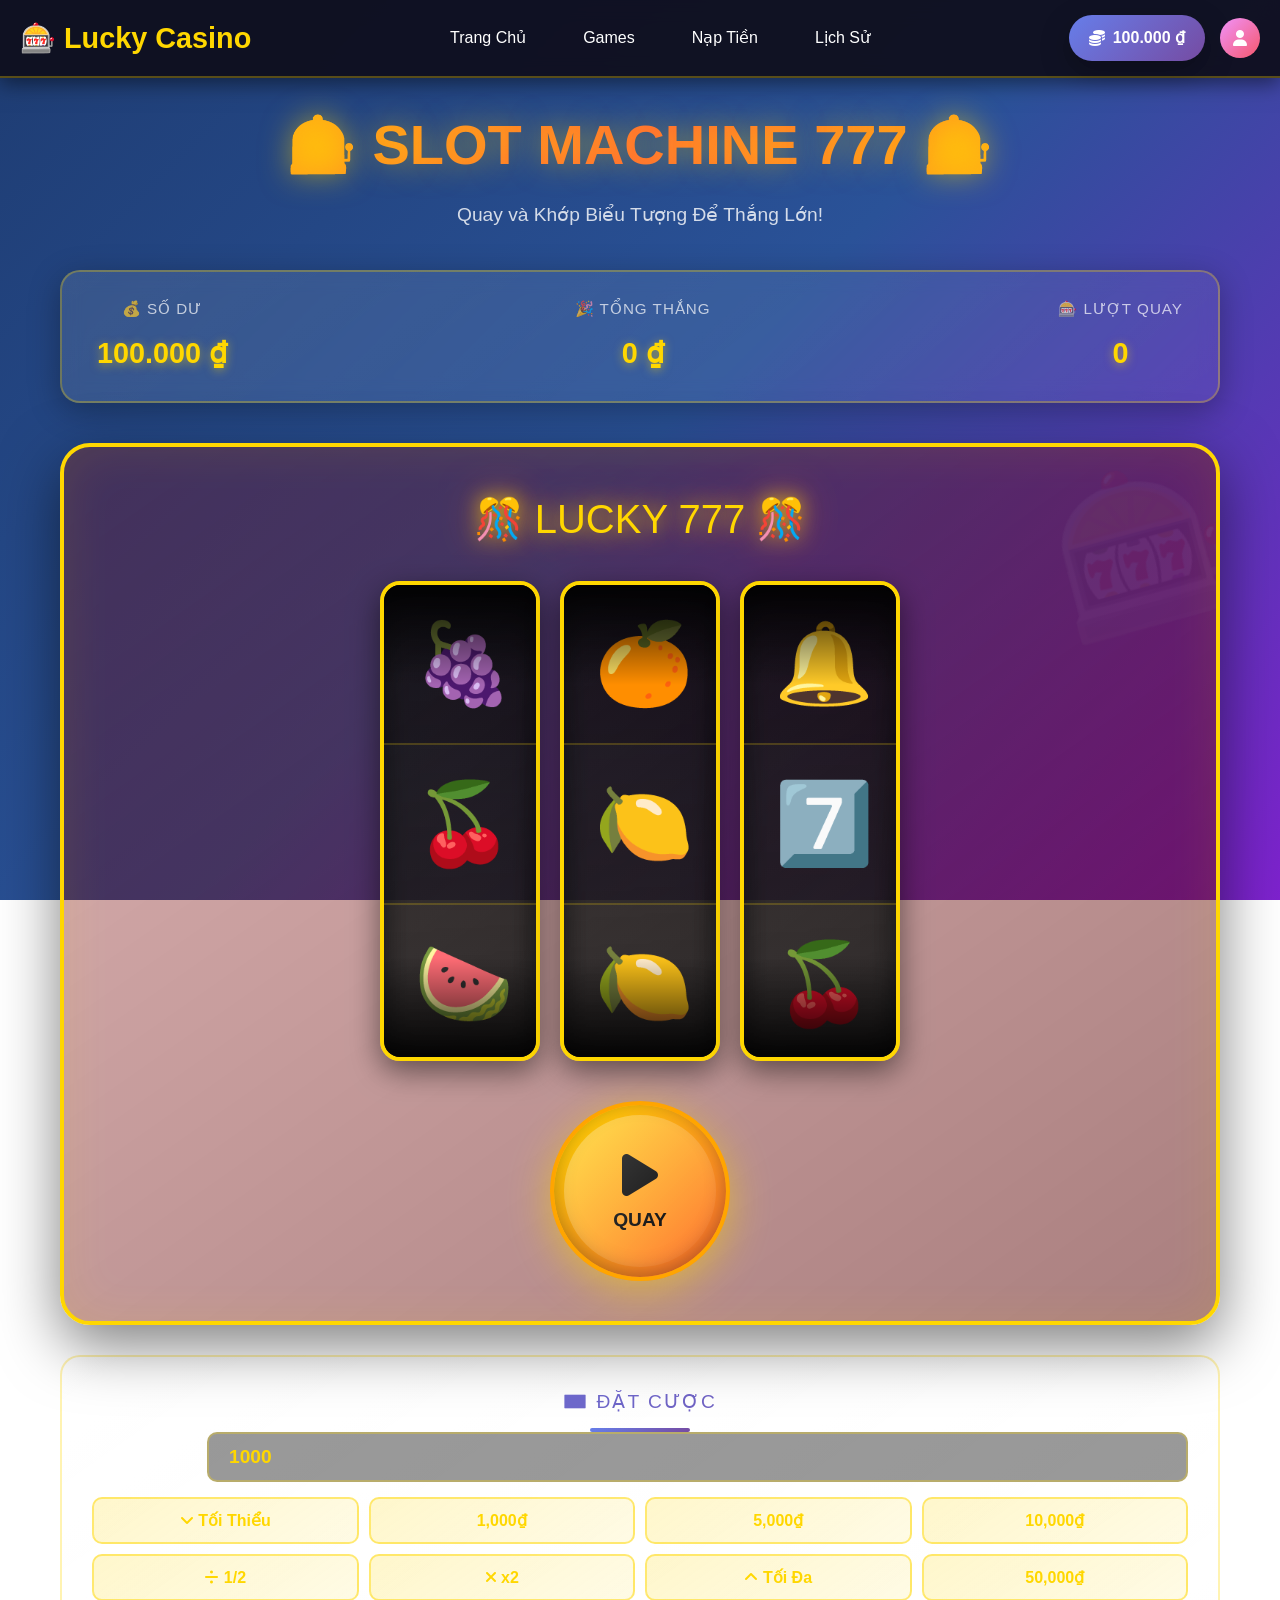
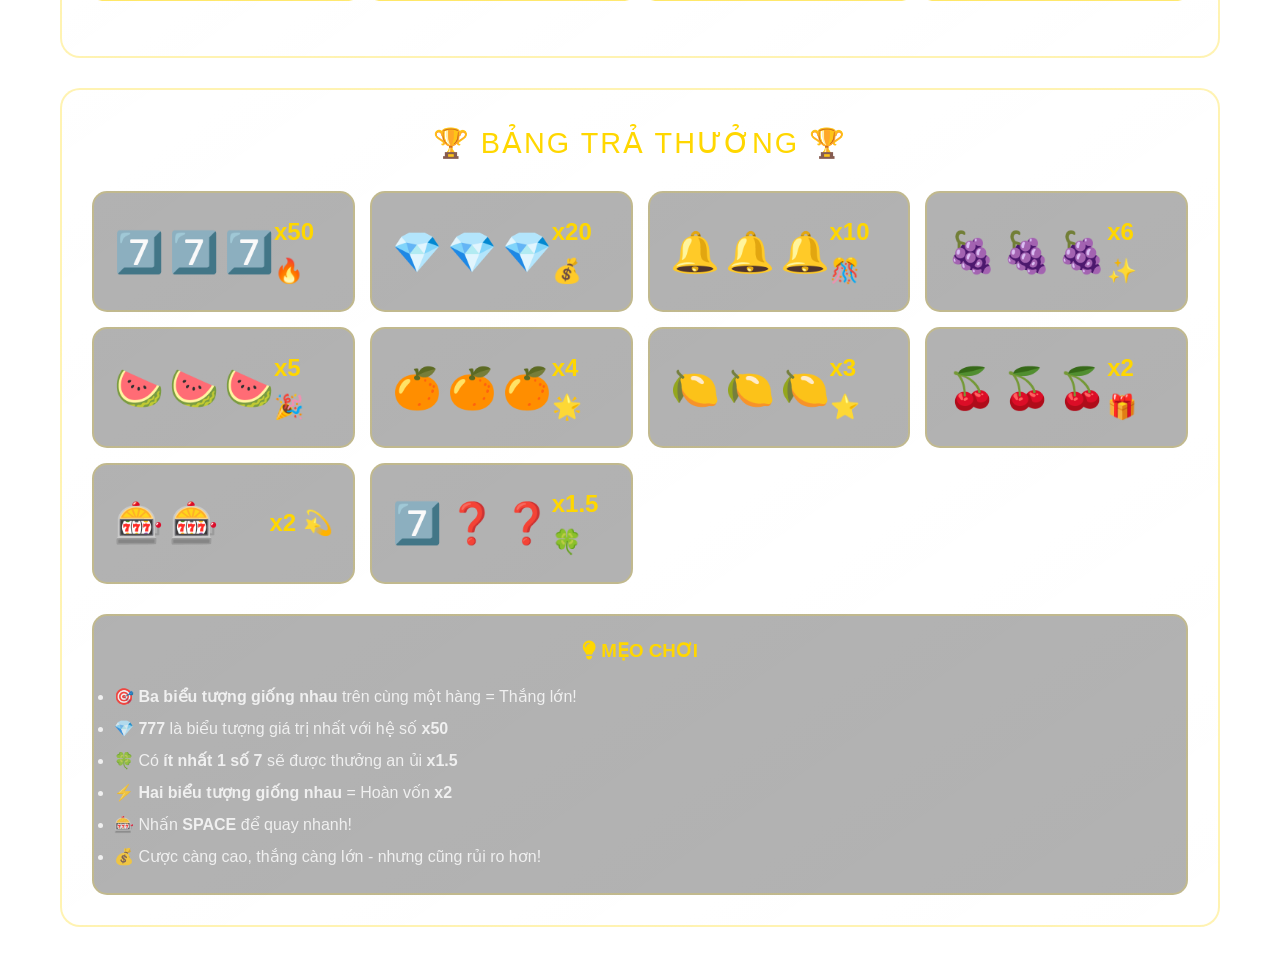
<file: html/game/slot.html>
<!DOCTYPE html>
<html lang="vi">
<head>
    <meta charset="UTF-8">
    <meta name="viewport" content="width=device-width, initial-scale=1.0">
    <title>Slot Machine 777 - Lucky Casino</title>
    <link rel="stylesheet" href="../../css/style.css">
    <link rel="stylesheet" href="../../css/slot.css">
    <link rel="stylesheet" href="https://cdnjs.cloudflare.com/ajax/libs/font-awesome/6.4.0/css/all.min.css">
</head>
<body style="background: linear-gradient(135deg, #1e3c72 0%, #2a5298 50%, #7e22ce 100%); background-attachment: fixed; margin: 0; min-height: 100vh;">
    <!-- Navigation -->
    <nav class="navbar">
        <div class="nav-container">
            <div class="nav-logo">
                <a href="../../index.html">🎰 Lucky Casino</a>
            </div>
            <ul class="nav-menu">
                <li><a href="../../index.html" class="nav-link">Trang Chủ</a></li>
                <li><a href="../../index.html#games" class="nav-link">Games</a></li>
                <li><a href="../deposit.html" class="nav-link">Nạp Tiền</a></li>
                <li><a href="../history.html" class="nav-link">Lịch Sử</a></li>
            </ul>
            <div class="nav-user">
                <div class="balance">
                    <i class="fas fa-coins"></i>
                    <span id="userBalance">0</span>
                </div>
                <div class="user-avatar">
                    <i class="fas fa-user"></i>
                </div>
            </div>
        </div>
    </nav>

    <!-- Game Container -->
    <div class="game-container">
        <!-- Header -->
        <div class="game-header">
            <h1>🎰 SLOT MACHINE 777 🎰</h1>
            <p class="game-subtitle">Quay và Khớp Biểu Tượng Để Thắng Lớn!</p>
        </div>

        <!-- Info Bar -->
        <div class="game-info-bar">
            <div class="game-stat">
                <span class="game-stat-label">💰 Số Dư</span>
                <span class="game-stat-value" id="userBalance2">0₫</span>
            </div>
            <div class="game-stat">
                <span class="game-stat-label">🎉 Tổng Thắng</span>
                <span class="game-stat-value" id="totalWins">0₫</span>
            </div>
            <div class="game-stat">
                <span class="game-stat-label">🎰 Lượt Quay</span>
                <span class="game-stat-value" id="totalSpins">0</span>
            </div>
        </div>

        <!-- Slot Machine -->
        <div class="slot-machine">
            <div class="slot-machine-top">
                <div class="slot-title">🎊 LUCKY 777 🎊</div>
            </div>

            <!-- Reels -->
            <div class="reels-container">
                <div class="reel" id="reel1">
                    <div class="reel-stripe"></div>
                </div>
                <div class="reel" id="reel2">
                    <div class="reel-stripe"></div>
                </div>
                <div class="reel" id="reel3">
                    <div class="reel-stripe"></div>
                </div>
                
                <!-- Win Line Indicator -->
                <div class="win-line"></div>
            </div>

            <!-- Spin Button -->
            <div class="spin-button-container">
                <button class="spin-btn" id="spinBtn">
                    <div style="display: flex; flex-direction: column; align-items: center; gap: 10px;">
                        <i class="fas fa-play" style="font-size: 3rem;"></i>
                        <span style="font-size: 1.2rem;">QUAY</span>
                    </div>
                </button>
            </div>
        </div>

        <!-- Win Display -->
        <div class="win-display" id="winDisplay">
            <div class="win-message" id="winMessage">🎉 CHÚC MỪNG! 🎉</div>
            <div class="win-amount" id="winAmount">+0₫</div>
        </div>

        <!-- Control Panel -->
        <div class="control-panel">
            <!-- Bet Section -->
            <div class="bet-section">
                <div class="section-title">💵 Đặt Cược</div>
                <div class="bet-input-group">
                    <label for="betAmount">Số tiền:</label>
                    <input type="number" id="betAmount" class="bet-input" value="1000" min="100" step="100">
                </div>
                <div class="quick-bets">
                    <button class="quick-bet-btn" data-action="min">
                        <i class="fas fa-angle-down"></i> Tối Thiểu
                    </button>
                    <button class="quick-bet-btn" data-action="1000">
                        1,000₫
                    </button>
                    <button class="quick-bet-btn" data-action="5000">
                        5,000₫
                    </button>
                    <button class="quick-bet-btn" data-action="10000">
                        10,000₫
                    </button>
                    <button class="quick-bet-btn" data-action="half">
                        <i class="fas fa-divide"></i> 1/2
                    </button>
                    <button class="quick-bet-btn" data-action="x2">
                        <i class="fas fa-times"></i> x2
                    </button>
                    <button class="quick-bet-btn" data-action="max">
                        <i class="fas fa-angle-up"></i> Tối Đa
                    </button>
                    <button class="quick-bet-btn" data-action="50000">
                        50,000₫
                    </button>
                </div>
            </div>
        </div>

        <!-- Paytable -->
        <div class="paytable">
            <div class="paytable-title">🏆 BẢNG TRẢ THƯỞNG 🏆</div>
            <div class="paytable-grid">
                <div class="paytable-item">
                    <div class="paytable-symbols">
                        <span>7️⃣</span>
                        <span>7️⃣</span>
                        <span>7️⃣</span>
                    </div>
                    <div class="paytable-payout">x50 🔥</div>
                </div>
                <div class="paytable-item">
                    <div class="paytable-symbols">
                        <span>💎</span>
                        <span>💎</span>
                        <span>💎</span>
                    </div>
                    <div class="paytable-payout">x20 💰</div>
                </div>
                <div class="paytable-item">
                    <div class="paytable-symbols">
                        <span>🔔</span>
                        <span>🔔</span>
                        <span>🔔</span>
                    </div>
                    <div class="paytable-payout">x10 🎊</div>
                </div>
                <div class="paytable-item">
                    <div class="paytable-symbols">
                        <span>🍇</span>
                        <span>🍇</span>
                        <span>🍇</span>
                    </div>
                    <div class="paytable-payout">x6 ✨</div>
                </div>
                <div class="paytable-item">
                    <div class="paytable-symbols">
                        <span>🍉</span>
                        <span>🍉</span>
                        <span>🍉</span>
                    </div>
                    <div class="paytable-payout">x5 🎉</div>
                </div>
                <div class="paytable-item">
                    <div class="paytable-symbols">
                        <span>🍊</span>
                        <span>🍊</span>
                        <span>🍊</span>
                    </div>
                    <div class="paytable-payout">x4 🌟</div>
                </div>
                <div class="paytable-item">
                    <div class="paytable-symbols">
                        <span>🍋</span>
                        <span>🍋</span>
                        <span>🍋</span>
                    </div>
                    <div class="paytable-payout">x3 ⭐</div>
                </div>
                <div class="paytable-item">
                    <div class="paytable-symbols">
                        <span>🍒</span>
                        <span>🍒</span>
                        <span>🍒</span>
                    </div>
                    <div class="paytable-payout">x2 🎁</div>
                </div>
                <div class="paytable-item">
                    <div class="paytable-symbols">
                        <span>🎰</span>
                        <span>🎰</span>
                    </div>
                    <div class="paytable-payout">x2 💫</div>
                </div>
                <div class="paytable-item">
                    <div class="paytable-symbols">
                        <span>7️⃣</span>
                        <span>❓</span>
                        <span>❓</span>
                    </div>
                    <div class="paytable-payout">x1.5 🍀</div>
                </div>
            </div>
            
            <!-- Game Tips -->
            <div style="margin-top: 30px; padding: 20px; background: rgba(0, 0, 0, 0.3); border-radius: 15px; border: 2px solid rgba(255, 215, 0, 0.2);">
                <h3 style="color: #FFD700; margin-bottom: 15px; text-align: center;">
                    <i class="fas fa-lightbulb"></i> MẸO CHƠI
                </h3>
                <ul style="color: rgba(255, 255, 255, 0.8); line-height: 2;">
                    <li>🎯 <strong>Ba biểu tượng giống nhau</strong> trên cùng một hàng = Thắng lớn!</li>
                    <li>💎 <strong>777</strong> là biểu tượng giá trị nhất với hệ số <strong>x50</strong></li>
                    <li>🍀 Có <strong>ít nhất 1 số 7</strong> sẽ được thưởng an ủi <strong>x1.5</strong></li>
                    <li>⚡ <strong>Hai biểu tượng giống nhau</strong> = Hoàn vốn <strong>x2</strong></li>
                    <li>🎰 Nhấn <strong>SPACE</strong> để quay nhanh!</li>
                    <li>💰 Cược càng cao, thắng càng lớn - nhưng cũng rủi ro hơn!</li>
                </ul>
            </div>
        </div>
    </div>

    <!-- Scripts -->
    <script src="../../js/main.js"></script>
    <script src="../../js/slot.js"></script>
    
    <style>
        @keyframes slideInRight {
            from {
                opacity: 0;
                transform: translateX(100px);
            }
            to {
                opacity: 1;
                transform: translateX(0);
            }
        }
        
        @keyframes fadeOut {
            from { opacity: 1; }
            to { opacity: 0; }
        }
    </style>
</body>
</html>
</file>
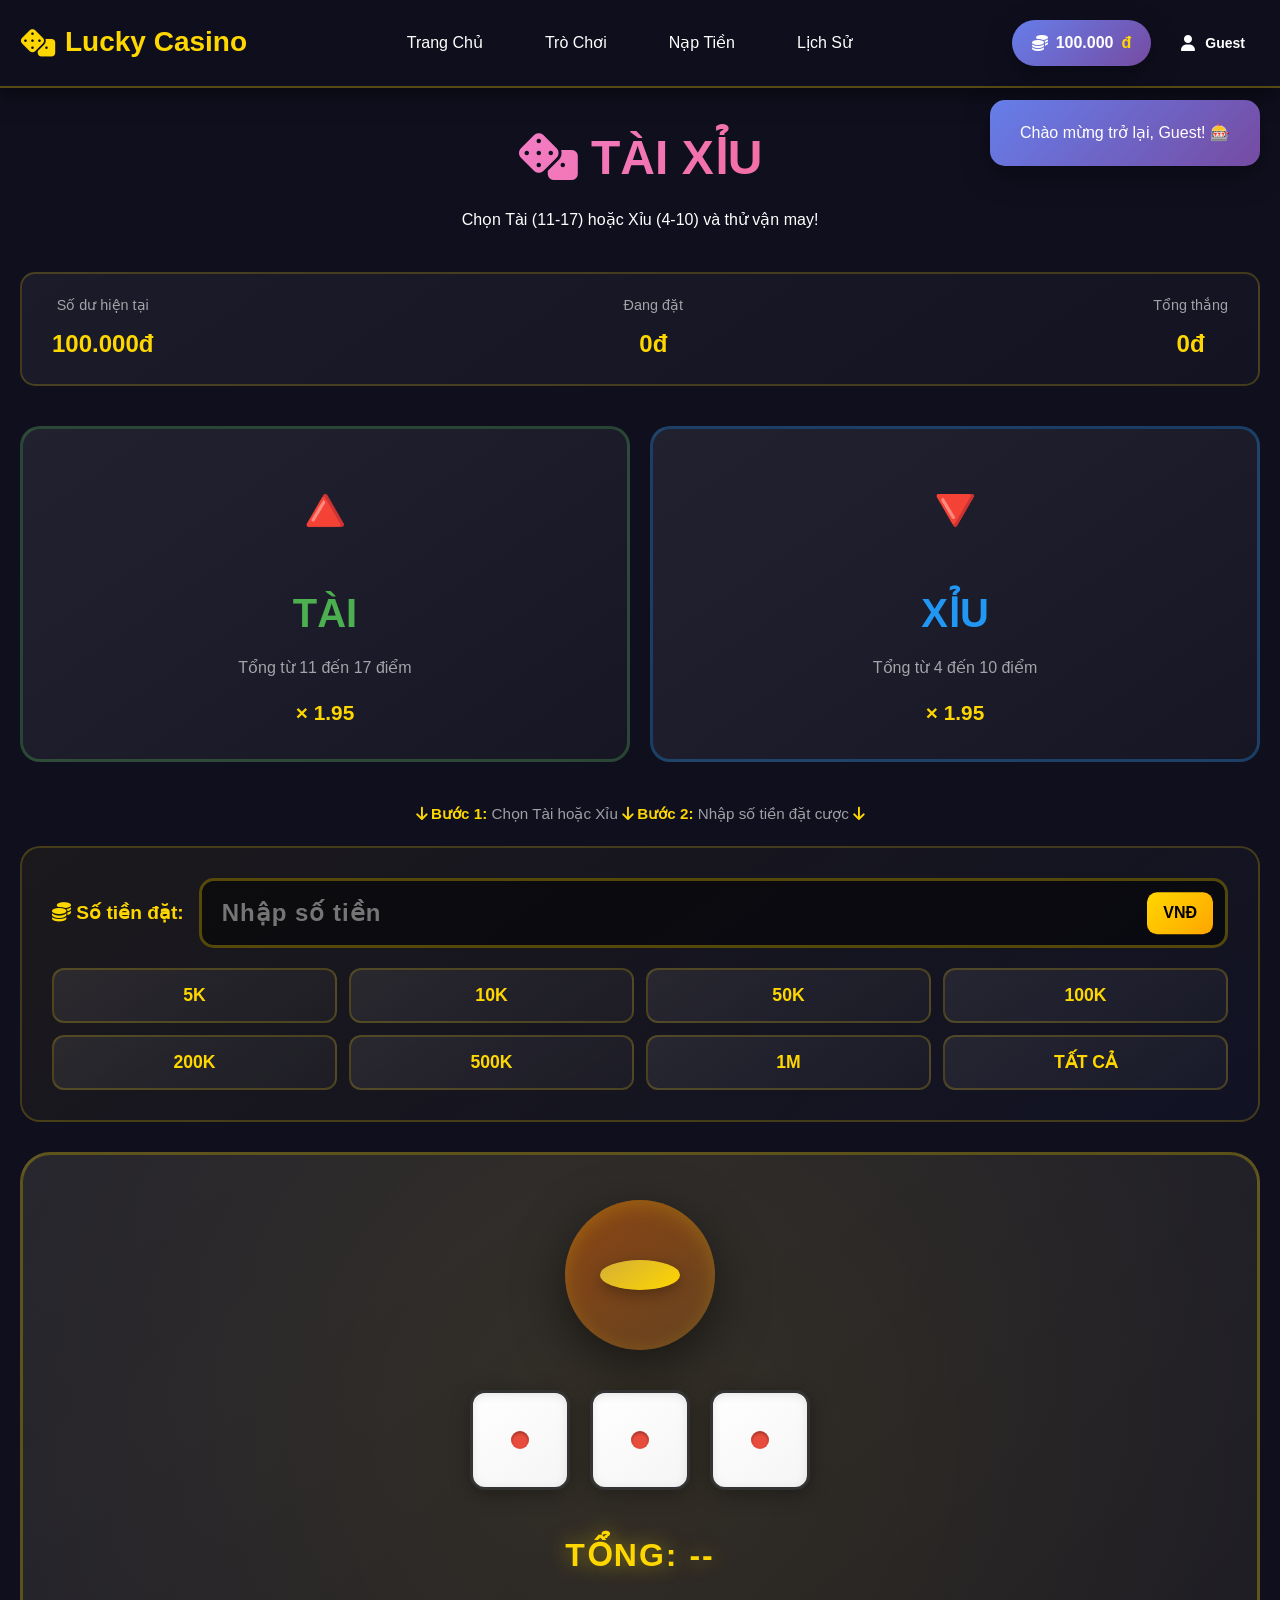
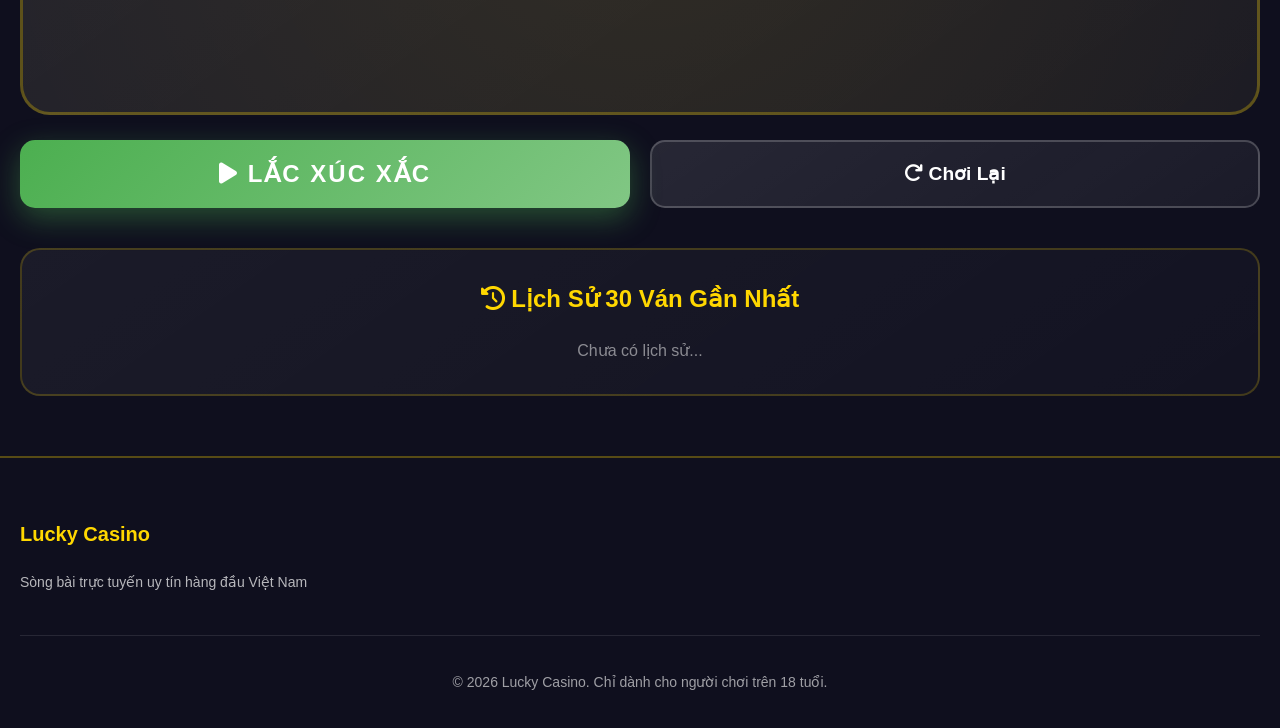
<file: html/game/taixiu.html>
<!DOCTYPE html>
<html lang="vi">
<head>
    <meta charset="UTF-8">
    <meta name="viewport" content="width=device-width, initial-scale=1.0">
    <title>Tài Xỉu - Lucky Casino</title>
    <link rel="stylesheet" href="../../css/style.css">
    <link rel="stylesheet" href="https://cdnjs.cloudflare.com/ajax/libs/font-awesome/6.4.0/css/all.min.css">
    <style>
        /* Game-Specific Styles */
        .game-container {
            padding: 120px 0 60px;
            min-height: 100vh;
        }

        .game-header {
            text-align: center;
            margin-bottom: 40px;
        }

        .game-header h1 {
            font-size: 3rem;
            background: linear-gradient(135deg, #f093fb 0%, #f5576c 100%);
            -webkit-background-clip: text;
            -webkit-text-fill-color: transparent;
            background-clip: text;
            margin-bottom: 10px;
        }

        .game-info-bar {
            display: flex;
            justify-content: space-between;
            align-items: center;
            background: linear-gradient(145deg, rgba(255, 255, 255, 0.05), rgba(255, 255, 255, 0.02));
            border: 2px solid rgba(255, 215, 0, 0.2);
            border-radius: 15px;
            padding: 20px 30px;
            margin-bottom: 40px;
        }

        .game-stat {
            display: flex;
            flex-direction: column;
            align-items: center;
            gap: 8px;
        }

        .game-stat-label {
            color: rgba(255, 255, 255, 0.6);
            font-size: 0.9rem;
        }

        .game-stat-value {
            color: #FFD700;
            font-size: 1.5rem;
            font-weight: 700;
        }

        /* Dice Bowl */
        .dice-bowl-container {
            background: linear-gradient(145deg, rgba(255, 255, 255, 0.08), rgba(255, 255, 255, 0.03));
            border: 3px solid rgba(255, 215, 0, 0.3);
            border-radius: 30px;
            padding: 30px 20px;
            margin-bottom: 25px;
            text-align: center;
            position: relative;
            overflow: hidden;
            transition: all 0.3s ease;
        }

        .dice-bowl-container.active {
            border-color: rgba(255, 215, 0, 0.6);
            box-shadow: 0 0 30px rgba(255, 215, 0, 0.3), 
                       inset 0 0 30px rgba(255, 215, 0, 0.1);
        }

        .dice-bowl-container::before {
            content: '';
            position: absolute;
            top: -50%;
            left: -50%;
            width: 200%;
            height: 200%;
            background: radial-gradient(circle, rgba(255, 215, 0, 0.1) 0%, transparent 70%);
            animation: rotate 10s linear infinite;
        }

        .dice-bowl-container.active::before {
            background: radial-gradient(circle, rgba(255, 215, 0, 0.3) 0%, transparent 70%);
            animation: rotate 2s linear infinite;
        }

        @keyframes rotate {
            from { transform: rotate(0deg); }
            to { transform: rotate(360deg); }
        }

        .dice-bowl {
            position: relative;
            z-index: 1;
        }

        .bowl-lid {
            width: 150px;
            height: 150px;
            margin: 0 auto 20px;
            background: linear-gradient(145deg, #8B4513, #654321);
            border-radius: 50%;
            display: flex;
            align-items: center;
            justify-content: center;
            box-shadow: 0 15px 50px rgba(0, 0, 0, 0.5), inset 0 5px 20px rgba(255, 215, 0, 0.2);
            position: relative;
            transition: all 0.5s ease;
        }

        .bowl-lid.shaking {
            animation: shake 0.3s ease-in-out infinite, wobble 0.6s ease-in-out infinite;
        }

        @keyframes shake {
            0%, 100% { transform: rotate(0deg) translateX(0) translateY(0); }
            10% { transform: rotate(-8deg) translateX(-12px) translateY(3px); }
            20% { transform: rotate(8deg) translateX(12px) translateY(-3px); }
            30% { transform: rotate(-10deg) translateX(-15px) translateY(2px); }
            40% { transform: rotate(10deg) translateX(15px) translateY(-2px); }
            50% { transform: rotate(-8deg) translateX(-12px) translateY(3px); }
            60% { transform: rotate(8deg) translateX(12px) translateY(-3px); }
            70% { transform: rotate(-6deg) translateX(-10px) translateY(2px); }
            80% { transform: rotate(6deg) translateX(10px) translateY(-2px); }
            90% { transform: rotate(-4deg) translateX(-5px) translateY(1px); }
        }

        @keyframes wobble {
            0%, 100% { transform: scale(1); }
            50% { transform: scale(1.05); }
        }

        .bowl-lid-top {
            width: 80px;
            height: 30px;
            background: linear-gradient(145deg, #D4AF37, #FFD700);
            border-radius: 50%;
            box-shadow: 0 5px 15px rgba(0, 0, 0, 0.3);
        }

        .dice-display {
            display: flex;
            justify-content: center;
            gap: 20px;
            margin: 30px 0;
            min-height: 120px;
            align-items: center;
        }

        .dice {
            width: 100px;
            height: 100px;
            position: relative;
            transform-style: preserve-3d;
            transition: all 0.3s ease;
        }

        .dice-inner {
            width: 100%;
            height: 100%;
            position: relative;
            transform-style: preserve-3d;
            transform: rotateX(0deg) rotateY(0deg);
            transition: transform 0.6s;
        }

        .dice-face {
            width: 100px;
            height: 100px;
            background: linear-gradient(145deg, #ffffff, #f5f5f5);
            border: 3px solid #333;
            border-radius: 15px;
            position: absolute;
            backface-visibility: hidden;
            box-shadow: inset 0 2px 10px rgba(0, 0, 0, 0.1),
                       0 5px 20px rgba(0, 0, 0, 0.3);
        }

        .dice-face.front  { transform: rotateY(0deg) translateZ(50px); }
        .dice-face.back   { transform: rotateY(180deg) translateZ(50px); }
        .dice-face.right  { transform: rotateY(90deg) translateZ(50px); }
        .dice-face.left   { transform: rotateY(-90deg) translateZ(50px); }
        .dice-face.top    { transform: rotateX(90deg) translateZ(50px); }
        .dice-face.bottom { transform: rotateX(-90deg) translateZ(50px); }

        .dot {
            width: 18px;
            height: 18px;
            background: #e74c3c;
            border-radius: 50%;
            box-shadow: inset 0 2px 3px rgba(0, 0, 0, 0.3);
        }

        /* Dice face layouts - Grid 3x3 cho tất cả các mặt */
        .dice-face-1,
        .dice-face-2,
        .dice-face-3,
        .dice-face-4,
        .dice-face-5,
        .dice-face-6 {
            display: grid;
            grid-template-columns: repeat(3, 1fr);
            grid-template-rows: repeat(3, 1fr);
            grid-template-areas:
                "top-left    top-center    top-right"
                "mid-left    mid-center    mid-right"
                "bot-left    bot-center    bot-right";
            padding: 12px;
            gap: 8px;
        }
        
        /* Căn giữa tất cả các chấm trong ô grid */
        .dot {
            justify-self: center;
            align-self: center;
        }
        
        /* Mặt 1: 1 chấm ở giữa */
        .dice-face-1 .dot:nth-child(1) {
            grid-area: mid-center;
        }
        
        /* Mặt 2: 2 chấm chéo (trên trái - dưới phải) */
        .dice-face-2 .dot:nth-child(1) {
            grid-area: top-left;
        }
        .dice-face-2 .dot:nth-child(2) {
            grid-area: bot-right;
        }
        
        /* Mặt 3: 3 chấm chéo (trên trái - giữa - dưới phải) */
        .dice-face-3 .dot:nth-child(1) {
            grid-area: top-left;
        }
        .dice-face-3 .dot:nth-child(2) {
            grid-area: mid-center;
        }
        .dice-face-3 .dot:nth-child(3) {
            grid-area: bot-right;
        }
        
        /* Mặt 4: 4 chấm ở 4 góc */
        .dice-face-4 .dot:nth-child(1) {
            grid-area: top-left;
        }
        .dice-face-4 .dot:nth-child(2) {
            grid-area: top-right;
        }
        .dice-face-4 .dot:nth-child(3) {
            grid-area: bot-left;
        }
        .dice-face-4 .dot:nth-child(4) {
            grid-area: bot-right;
        }
        
        /* Mặt 5: 4 chấm ở 4 góc + 1 chấm ở giữa */
        .dice-face-5 .dot:nth-child(1) {
            grid-area: top-left;
        }
        .dice-face-5 .dot:nth-child(2) {
            grid-area: top-right;
        }
        .dice-face-5 .dot:nth-child(3) {
            grid-area: mid-center;
        }
        .dice-face-5 .dot:nth-child(4) {
            grid-area: bot-left;
        }
        .dice-face-5 .dot:nth-child(5) {
            grid-area: bot-right;
        }
        
        /* Mặt 6: 2 cột, mỗi cột 3 chấm (dọc 2 bên) */
        .dice-face-6 .dot:nth-child(1) {
            grid-area: top-left;
        }
        .dice-face-6 .dot:nth-child(2) {
            grid-area: mid-left;
        }
        .dice-face-6 .dot:nth-child(3) {
            grid-area: bot-left;
        }
        .dice-face-6 .dot:nth-child(4) {
            grid-area: top-right;
        }
        .dice-face-6 .dot:nth-child(5) {
            grid-area: mid-right;
        }
        .dice-face-6 .dot:nth-child(6) {
            grid-area: bot-right;
        }

        .dice.rolling {
            animation: rollDice 2s cubic-bezier(0.25, 0.46, 0.45, 0.94), 
                       diceGlow 2s ease-in-out,
                       diceBounce 2s cubic-bezier(0.25, 0.46, 0.45, 0.94);
        }

        @keyframes rollDice {
            0% { 
                transform: rotateX(0deg) rotateY(0deg) rotateZ(0deg);
            }
            10% {
                transform: rotateX(180deg) rotateY(180deg) rotateZ(90deg) scale(0.95);
            }
            20% {
                transform: rotateX(360deg) rotateY(360deg) rotateZ(180deg) scale(1.05);
            }
            30% {
                transform: rotateX(540deg) rotateY(540deg) rotateZ(270deg) scale(0.9);
            }
            40% {
                transform: rotateX(720deg) rotateY(720deg) rotateZ(360deg) scale(1.1);
            }
            50% {
                transform: rotateX(900deg) rotateY(900deg) rotateZ(450deg) scale(0.95);
            }
            60% {
                transform: rotateX(1080deg) rotateY(1080deg) rotateZ(540deg) scale(1.05);
            }
            70% {
                transform: rotateX(1260deg) rotateY(1260deg) rotateZ(630deg) scale(0.9);
            }
            80% {
                transform: rotateX(1440deg) rotateY(1440deg) rotateZ(720deg) scale(1.08);
            }
            85% {
                transform: rotateX(1530deg) rotateY(1530deg) rotateZ(765deg) scale(1.05);
            }
            90% {
                transform: rotateX(1620deg) rotateY(1620deg) rotateZ(810deg) scale(1.02);
            }
            95% {
                transform: rotateX(1665deg) rotateY(1665deg) rotateZ(832deg) scale(1.01);
            }
            100% { 
                transform: rotateX(1720deg) rotateY(1720deg) rotateZ(860deg) scale(1);
            }
        }

        @keyframes diceGlow {
            0%, 100% {
                box-shadow: 0 10px 30px rgba(0, 0, 0, 0.4);
                filter: brightness(1);
            }
            50% {
                box-shadow: 0 0 40px rgba(255, 215, 0, 0.8), 
                           0 0 60px rgba(255, 215, 0, 0.6),
                           0 10px 30px rgba(0, 0, 0, 0.4);
                filter: brightness(1.2);
            }
        }

        @keyframes diceBounce {
            0%, 20%, 50%, 80%, 100% {
                transform: translateY(0);
            }
            40% {
                transform: translateY(-20px);
            }
            60% {
                transform: translateY(-10px);
            }
            90% {
                transform: translateY(-5px);
            }
        }

        /* Dice sparkle effect */
        .dice.rolling::before {
            content: '✨';
            position: absolute;
            font-size: 1.5rem;
            animation: sparkle 2s ease-in-out infinite;
            pointer-events: none;
        }

        @keyframes sparkle {
            0%, 100% {
                top: -30px;
                left: -30px;
                opacity: 0;
                transform: scale(0) rotate(0deg);
            }
            25% {
                top: -40px;
                left: 50%;
                opacity: 1;
                transform: scale(1) rotate(180deg);
            }
            50% {
                top: -30px;
                right: -30px;
                left: auto;
                opacity: 0;
                transform: scale(0) rotate(360deg);
            }
            75% {
                bottom: -40px;
                top: auto;
                left: 50%;
                opacity: 1;
                transform: scale(1) rotate(540deg);
            }
        }

        .total-display {
            font-size: 2rem;
            font-weight: 700;
            color: #FFD700;
            margin: 20px 0;
            text-transform: uppercase;
            letter-spacing: 2px;
            text-shadow: 0 0 20px rgba(255, 215, 0, 0.5);
            animation: pulse 2s ease-in-out infinite;
        }

        @keyframes pulse {
            0%, 100% {
                transform: scale(1);
                text-shadow: 0 0 20px rgba(255, 215, 0, 0.5);
            }
            50% {
                transform: scale(1.05);
                text-shadow: 0 0 30px rgba(255, 215, 0, 0.8);
            }
        }

        @keyframes diceReveal {
            0% {
                transform: scale(0.5) rotateY(180deg);
                opacity: 0;
            }
            50% {
                transform: scale(1.15) rotateY(90deg);
            }
            100% {
                transform: scale(1) rotateY(0deg);
                opacity: 1;
            }
        }

        .result-display {
            font-size: 3rem;
            font-weight: 900;
            margin: 20px 0;
            min-height: 60px;
        }

        .result-display.tai {
            color: #4caf50;
            text-shadow: 0 0 30px rgba(76, 175, 80, 0.8);
        }

        .result-display.xiu {
            color: #2196f3;
            text-shadow: 0 0 30px rgba(33, 150, 243, 0.8);
        }

        /* Betting Section */
        .betting-section {
            display: grid;
            grid-template-columns: repeat(2, 1fr);
            gap: 20px;
            margin-bottom: 40px;
        }

        .bet-option {
            background: linear-gradient(145deg, rgba(255, 255, 255, 0.08), rgba(255, 255, 255, 0.03));
            border: 3px solid rgba(255, 255, 255, 0.1);
            border-radius: 20px;
            padding: 30px;
            text-align: center;
            cursor: pointer;
            transition: all 0.3s cubic-bezier(0.4, 0, 0.2, 1);
            position: relative;
            overflow: hidden;
        }

        .bet-option::before {
            content: '';
            position: absolute;
            top: -50%;
            left: -50%;
            width: 200%;
            height: 200%;
            opacity: 0;
            transition: opacity 0.3s ease;
        }

        .bet-option.tai {
            border-color: rgba(76, 175, 80, 0.3);
        }

        .bet-option.tai::before {
            background: radial-gradient(circle, rgba(76, 175, 80, 0.2) 0%, transparent 70%);
        }

        .bet-option.xiu {
            border-color: rgba(33, 150, 243, 0.3);
        }

        .bet-option.xiu::before {
            background: radial-gradient(circle, rgba(33, 150, 243, 0.2) 0%, transparent 70%);
        }

        .bet-option:hover::before,
        .bet-option.selected::before {
            opacity: 1;
        }

        .bet-option:hover {
            transform: translateY(-5px) scale(1.02);
            box-shadow: 0 20px 50px rgba(255, 215, 0, 0.3);
        }

        .bet-option.selected {
            border-width: 4px;
            transform: scale(1.05);
        }

        .bet-option.tai.selected {
            border-color: #4caf50;
            box-shadow: 0 20px 60px rgba(76, 175, 80, 0.5);
        }

        .bet-option.xiu.selected {
            border-color: #2196f3;
            box-shadow: 0 20px 60px rgba(33, 150, 243, 0.5);
        }

        .bet-icon {
            font-size: 4rem;
            margin-bottom: 20px;
            position: relative;
            z-index: 1;
        }

        .bet-option.tai .bet-icon {
            color: #4caf50;
        }

        .bet-option.xiu .bet-icon {
            color: #2196f3;
        }

        .bet-title {
            font-size: 2.5rem;
            font-weight: 900;
            margin-bottom: 10px;
            position: relative;
            z-index: 1;
        }

        .bet-option.tai .bet-title {
            color: #4caf50;
        }

        .bet-option.xiu .bet-title {
            color: #2196f3;
        }

        .bet-description {
            color: rgba(255, 255, 255, 0.6);
            font-size: 1rem;
            margin-bottom: 15px;
            position: relative;
            z-index: 1;
        }

        .bet-multiplier {
            color: #FFD700;
            font-size: 1.3rem;
            font-weight: 700;
            position: relative;
            z-index: 1;
        }

        /* Bet Amount Section */
        .bet-amount-section {
            background: linear-gradient(145deg, rgba(255, 215, 0, 0.05), rgba(102, 126, 234, 0.03));
            border: 2px solid rgba(255, 215, 0, 0.2);
            border-radius: 20px;
            padding: 30px;
            margin-bottom: 30px;
        }

        .amount-input-group {
            display: flex;
            gap: 15px;
            align-items: center;
            margin-bottom: 20px;
        }

        .amount-input-group label {
            font-size: 1.2rem;
            font-weight: 700;
            color: #FFD700;
            min-width: 100px;
        }

        .amount-input-wrapper-game {
            position: relative;
            flex: 1;
        }

        .amount-input-wrapper-game input {
            width: 100%;
            padding: 18px 80px 18px 20px;
            background: rgba(0, 0, 0, 0.5);
            border: 3px solid rgba(255, 215, 0, 0.3);
            border-radius: 15px;
            color: #ffffff;
            font-size: 1.5rem;
            font-weight: 700;
            letter-spacing: 1px;
            transition: all 0.3s ease;
        }

        .amount-input-wrapper-game input:focus {
            outline: none;
            border-color: #FFD700;
            box-shadow: 0 0 30px rgba(255, 215, 0, 0.4);
        }

        .currency-badge-game {
            position: absolute;
            right: 15px;
            top: 50%;
            transform: translateY(-50%);
            background: linear-gradient(135deg, #FFD700, #FFA500);
            color: #000;
            padding: 8px 16px;
            border-radius: 10px;
            font-weight: 700;
            font-size: 1rem;
        }

        .quick-bet-amounts {
            display: grid;
            grid-template-columns: repeat(4, 1fr);
            gap: 12px;
        }

        .quick-bet-btn {
            padding: 15px;
            background: linear-gradient(145deg, rgba(255, 255, 255, 0.08), rgba(255, 255, 255, 0.03));
            border: 2px solid rgba(255, 215, 0, 0.2);
            border-radius: 12px;
            color: #FFD700;
            font-size: 1.1rem;
            font-weight: 700;
            cursor: pointer;
            transition: all 0.3s ease;
        }

        .quick-bet-btn:hover {
            background: linear-gradient(135deg, #FFD700, #FFA500);
            color: #000;
            transform: translateY(-3px);
            box-shadow: 0 10px 25px rgba(255, 215, 0, 0.4);
        }

        .quick-bet-btn.selected {
            background: linear-gradient(135deg, #FFD700, #FFA500);
            color: #000;
            border-color: #FFD700;
        }

        /* Action Buttons */
        .action-buttons {
            display: grid;
            grid-template-columns: repeat(2, 1fr);
            gap: 20px;
            margin-bottom: 40px;
        }

        .btn-play {
            padding: 20px;
            background: linear-gradient(135deg, #4caf50 0%, #81c784 100%);
            border: none;
            border-radius: 15px;
            color: #fff;
            font-size: 1.5rem;
            font-weight: 900;
            cursor: pointer;
            transition: all 0.3s ease;
            box-shadow: 0 10px 30px rgba(76, 175, 80, 0.4);
            text-transform: uppercase;
            letter-spacing: 2px;
        }

        .btn-play:hover:not(:disabled) {
            transform: translateY(-5px);
            box-shadow: 0 15px 40px rgba(76, 175, 80, 0.6);
        }

        .btn-play:disabled {
            opacity: 0.5;
            cursor: not-allowed;
        }

        .btn-reset {
            padding: 20px;
            background: linear-gradient(145deg, rgba(255, 255, 255, 0.1), rgba(255, 255, 255, 0.05));
            border: 2px solid rgba(255, 255, 255, 0.2);
            border-radius: 15px;
            color: #fff;
            font-size: 1.2rem;
            font-weight: 700;
            cursor: pointer;
            transition: all 0.3s ease;
        }

        .btn-reset:hover {
            background: rgba(233, 69, 96, 0.3);
            border-color: #e94560;
            transform: translateY(-3px);
        }

        /* Game History */
        .game-history {
            background: linear-gradient(145deg, rgba(255, 255, 255, 0.05), rgba(255, 255, 255, 0.02));
            border: 2px solid rgba(255, 215, 0, 0.2);
            border-radius: 20px;
            padding: 30px;
        }

        .game-history h3 {
            font-size: 1.5rem;
            color: #FFD700;
            margin-bottom: 20px;
            text-align: center;
        }

        .history-list {
            display: flex;
            gap: 10px;
            flex-wrap: wrap;
            justify-content: center;
        }

        .history-item {
            width: 60px;
            height: 60px;
            display: flex;
            align-items: center;
            justify-content: center;
            border-radius: 10px;
            font-weight: 700;
            font-size: 1.2rem;
            border: 2px solid;
        }

        .history-item.tai {
            background: rgba(76, 175, 80, 0.2);
            border-color: #4caf50;
            color: #4caf50;
        }

        .history-item.xiu {
            background: rgba(33, 150, 243, 0.2);
            border-color: #2196f3;
            color: #2196f3;
        }

        /* Responsive */
        @media (max-width: 768px) {
            .game-header h1 {
                font-size: 2rem;
            }

            .betting-section {
                grid-template-columns: 1fr;
                gap: 15px;
            }

            .quick-bet-amounts {
                grid-template-columns: repeat(2, 1fr);
            }

            .action-buttons {
                grid-template-columns: 1fr;
            }

            .dice {
                width: 70px;
                height: 70px;
            }
            
            .dice-face {
                width: 70px;
                height: 70px;
                border-width: 2px;
                border-radius: 10px;
            }
            
            .dice-face.front  { transform: rotateY(0deg) translateZ(35px); }
            .dice-face.back   { transform: rotateY(180deg) translateZ(35px); }
            .dice-face.right  { transform: rotateY(90deg) translateZ(35px); }
            .dice-face.left   { transform: rotateY(-90deg) translateZ(35px); }
            .dice-face.top    { transform: rotateX(90deg) translateZ(35px); }
            .dice-face.bottom { transform: rotateX(-90deg) translateZ(35px); }
            
            /* Responsive padding và gap cho grid 3x3 */
            .dice-face-1,
            .dice-face-2,
            .dice-face-3,
            .dice-face-4,
            .dice-face-5,
            .dice-face-6 {
                padding: 8px;
                gap: 6px;
            }
            
            .dot {
                width: 12px;
                height: 12px;
            }

            .bowl-lid {
                width: 120px;
                height: 120px;
            }

            .dice-bowl-container {
                padding: 20px 15px;
            }

            .total-display {
                font-size: 1.5rem;
            }

            .result-display {
                font-size: 2rem;
            }

            .game-info-bar {
                flex-wrap: wrap;
                padding: 15px;
            }

            .game-stat-value {
                font-size: 1.2rem;
            }
        }
    </style>
</head>
<body>
    <!-- Header -->
    <header class="header">
        <div class="container">
            <div class="header-content">
                <div class="logo" onclick="window.location.href='../../index.html'">
                    <i class="fas fa-dice"></i>
                    <span>Lucky Casino</span>
                </div>
                <nav class="nav">
                    <a href="../../index.html" class="nav-link">Trang Chủ</a>
                    <a href="../../index.html#games" class="nav-link">Trò Chơi</a>
                    <a href="../deposit.html" class="nav-link">Nạp Tiền</a>
                    <a href="../history.html" class="nav-link">Lịch Sử</a>
                </nav>
                <div class="user-info" id="userInfo">
                    <div class="auth-buttons" id="authButtons">
                        <button class="btn-login" onclick="showAuthModal('login')">
                            <i class="fas fa-sign-in-alt"></i>
                            Đăng Nhập
                        </button>
                    </div>
                    <div class="user-logged-in" id="userLoggedIn" style="display: none;">
                        <div class="balance">
                            <i class="fas fa-coins"></i>
                            <span id="userBalance">10,000</span>
                            <span class="currency">đ</span>
                        </div>
                        <div class="user-avatar" onclick="toggleUserMenu()">
                            <i class="fas fa-user"></i>
                            <span id="userName" class="user-name">Player</span>
                        </div>
                        <div class="user-menu" id="userMenu">
                            <div class="user-menu-header">
                                <i class="fas fa-user-circle"></i>
                                <span id="userMenuName">Player</span>
                            </div>
                            <ul>
                                <li onclick="window.location.href='../deposit.html'"><i class="fas fa-wallet"></i> Nạp Tiền</li>
                                <li onclick="window.location.href='../history.html'"><i class="fas fa-history"></i> Lịch Sử</li>
                                <li onclick="logout()"><i class="fas fa-sign-out-alt"></i> Đăng Xuất</li>
                            </ul>
                        </div>
                    </div>
                </div>
            </div>
        </div>
    </header>

    <!-- Game Container -->
    <section class="game-container">
        <div class="container">
            <!-- Game Header -->
            <div class="game-header">
                <h1><i class="fas fa-dice"></i> TÀI XỈU</h1>
                <p>Chọn Tài (11-17) hoặc Xỉu (4-10) và thử vận may!</p>
            </div>

            <!-- Game Info Bar -->
            <div class="game-info-bar">
                <div class="game-stat">
                    <span class="game-stat-label">Số dư hiện tại</span>
                    <span class="game-stat-value" id="gameBalance">0đ</span>
                </div>
                <div class="game-stat">
                    <span class="game-stat-label">Đang đặt</span>
                    <span class="game-stat-value" id="currentBetAmount">0đ</span>
                </div>
                <div class="game-stat">
                    <span class="game-stat-label">Tổng thắng</span>
                    <span class="game-stat-value" id="totalWin">0đ</span>
                </div>
            </div>

            <!-- Betting Options -->
            <div class="betting-section">
                <div class="bet-option tai" onclick="selectBet('tai')">
                    <div class="bet-icon">🔺</div>
                    <div class="bet-title">TÀI</div>
                    <div class="bet-description">Tổng từ 11 đến 17 điểm</div>
                    <div class="bet-multiplier">× 1.95</div>
                </div>
                <div class="bet-option xiu" onclick="selectBet('xiu')">
                    <div class="bet-icon">🔻</div>
                    <div class="bet-title">XỈU</div>
                    <div class="bet-description">Tổng từ 4 đến 10 điểm</div>
                    <div class="bet-multiplier">× 1.95</div>
                </div>
            </div>

            <div style="text-align: center; margin-bottom: 20px;">
                <p style="color: rgba(255, 255, 255, 0.6); font-size: 0.95rem;">
                    <i class="fas fa-arrow-down" style="color: #FFD700;"></i> 
                    <strong style="color: #FFD700;">Bước 1:</strong> Chọn Tài hoặc Xỉu 
                    <i class="fas fa-arrow-down" style="color: #FFD700;"></i> 
                    <strong style="color: #FFD700;">Bước 2:</strong> Nhập số tiền đặt cược 
                    <i class="fas fa-arrow-down" style="color: #FFD700;"></i>
                </p>
            </div>

            <!-- Bet Amount -->
            <div class="bet-amount-section">
                <div class="amount-input-group">
                    <label><i class="fas fa-coins"></i> Số tiền đặt:</label>
                    <div class="amount-input-wrapper-game">
                        <input type="text" id="betAmountInput" placeholder="Nhập số tiền" oninput="formatBetAmount(this)">
                        <span class="currency-badge-game">VNĐ</span>
                    </div>
                </div>
                <div class="quick-bet-amounts">
                    <button class="quick-bet-btn" onclick="setQuickBet(5000)">5K</button>
                    <button class="quick-bet-btn" onclick="setQuickBet(10000)">10K</button>
                    <button class="quick-bet-btn" onclick="setQuickBet(50000)">50K</button>
                    <button class="quick-bet-btn" onclick="setQuickBet(100000)">100K</button>
                    <button class="quick-bet-btn" onclick="setQuickBet(200000)">200K</button>
                    <button class="quick-bet-btn" onclick="setQuickBet(500000)">500K</button>
                    <button class="quick-bet-btn" onclick="setQuickBet(1000000)">1M</button>
                    <button class="quick-bet-btn" onclick="setQuickBet('all')">TẤT CẢ</button>
                </div>
            </div>

            <!-- Dice Bowl -->
            <div class="dice-bowl-container">
                <div style="text-align: center; margin-bottom: 15px;">
                    <p style="color: #FFD700; font-size: 1.1rem; font-weight: 600;">
                        <!-- <i class="fas fa-hand-point-down"></i> Kết Quả Sẽ Hiển Thị Ở Đây <i class="fas fa-hand-point-down"></i> -->
                    </p>
                </div>
                <div class="dice-bowl">
                    <div class="bowl-lid" id="bowlLid">
                        <div class="bowl-lid-top"></div>
                    </div>
                    <div class="dice-display" id="diceDisplay">
                        <div class="dice" id="dice1">
                            <div class="dice-inner">
                                <div class="dice-face front dice-face-1"><div class="dot"></div></div>
                                <div class="dice-face back dice-face-6">
                                    <div class="dot"></div><div class="dot"></div>
                                    <div class="dot"></div><div class="dot"></div>
                                    <div class="dot"></div><div class="dot"></div>
                                </div>
                                <div class="dice-face right dice-face-3">
                                    <div class="dot"></div><div class="dot"></div><div class="dot"></div>
                                </div>
                                <div class="dice-face left dice-face-4">
                                    <div class="dot"></div><div class="dot"></div>
                                    <div class="dot"></div><div class="dot"></div>
                                </div>
                                <div class="dice-face top dice-face-2">
                                    <div class="dot"></div><div class="dot"></div>
                                </div>
                                <div class="dice-face bottom dice-face-5">
                                    <div class="dot"></div><div class="dot"></div>
                                    <div class="dot"></div><div class="dot"></div>
                                    <div class="dot"></div>
                                </div>
                            </div>
                        </div>
                        <div class="dice" id="dice2">
                            <div class="dice-inner">
                                <div class="dice-face front dice-face-1"><div class="dot"></div></div>
                                <div class="dice-face back dice-face-6">
                                    <div class="dot"></div><div class="dot"></div>
                                    <div class="dot"></div><div class="dot"></div>
                                    <div class="dot"></div><div class="dot"></div>
                                </div>
                                <div class="dice-face right dice-face-3">
                                    <div class="dot"></div><div class="dot"></div><div class="dot"></div>
                                </div>
                                <div class="dice-face left dice-face-4">
                                    <div class="dot"></div><div class="dot"></div>
                                    <div class="dot"></div><div class="dot"></div>
                                </div>
                                <div class="dice-face top dice-face-2">
                                    <div class="dot"></div><div class="dot"></div>
                                </div>
                                <div class="dice-face bottom dice-face-5">
                                    <div class="dot"></div><div class="dot"></div>
                                    <div class="dot"></div><div class="dot"></div>
                                    <div class="dot"></div>
                                </div>
                            </div>
                        </div>
                        <div class="dice" id="dice3">
                            <div class="dice-inner">
                                <div class="dice-face front dice-face-1"><div class="dot"></div></div>
                                <div class="dice-face back dice-face-6">
                                    <div class="dot"></div><div class="dot"></div>
                                    <div class="dot"></div><div class="dot"></div>
                                    <div class="dot"></div><div class="dot"></div>
                                </div>
                                <div class="dice-face right dice-face-3">
                                    <div class="dot"></div><div class="dot"></div><div class="dot"></div>
                                </div>
                                <div class="dice-face left dice-face-4">
                                    <div class="dot"></div><div class="dot"></div>
                                    <div class="dot"></div><div class="dot"></div>
                                </div>
                                <div class="dice-face top dice-face-2">
                                    <div class="dot"></div><div class="dot"></div>
                                </div>
                                <div class="dice-face bottom dice-face-5">
                                    <div class="dot"></div><div class="dot"></div>
                                    <div class="dot"></div><div class="dot"></div>
                                    <div class="dot"></div>
                                </div>
                            </div>
                        </div>
                    </div>
                    <div class="total-display" id="totalDisplay">Tổng: --</div>
                    <div class="result-display" id="resultDisplay"></div>
                </div>
            </div>

            <!-- Action Buttons -->
            <div class="action-buttons">
                <button class="btn-play" id="playBtn" onclick="playGame()">
                    <i class="fas fa-play"></i> LẮC XÚC XẮC
                </button>
                <button class="btn-reset" onclick="resetGame()">
                    <i class="fas fa-redo"></i> Chơi Lại
                </button>
            </div>

            <!-- Game History -->
            <div class="game-history">
                <h3><i class="fas fa-history"></i> Lịch Sử 30 Ván Gần Nhất</h3>
                <div class="history-list" id="historyList">
                    <p style="color: rgba(255,255,255,0.5);">Chưa có lịch sử...</p>
                </div>
            </div>
        </div>
    </section>

    <!-- Footer -->
    <footer class="footer">
        <div class="container">
            <div class="footer-content">
                <div class="footer-section">
                    <h4>Lucky Casino</h4>
                    <p>Sòng bài trực tuyến uy tín hàng đầu Việt Nam</p>
                </div>
            </div>
            <div class="footer-bottom">
                <p>&copy; 2026 Lucky Casino. Chỉ dành cho người chơi trên 18 tuổi.</p>
            </div>
        </div>
    </footer>

    <script src="../../js/main.js"></script>
    <script>
        // Game State
        let selectedBetType = null;
        let betAmount = 0;
        let isPlaying = false;
        let gameHistory = [];
        let sessionWin = 0;

        // Initialize
        document.addEventListener('DOMContentLoaded', () => {
            // Reload currentUser from localStorage to ensure fresh data
            const savedUser = localStorage.getItem('currentUser');
            if (savedUser) {
                currentUser = JSON.parse(savedUser);
                isLoggedIn = true;
                userBalance = currentUser.balance; // Sync with main.js variable
            }
            
            // Check login
            if (!isLoggedIn) {
                showNotification('Vui lòng đăng nhập để chơi! 🔐', 'error');
                setTimeout(() => {
                    window.location.href = '../../index.html';
                }, 2000);
                return;
            }

            updateGameStats();
            loadGameHistory();
        });

        // Select Bet Type
        function selectBet(type) {
            if (isPlaying) return;
            
            selectedBetType = type;
            
            // Update UI
            document.querySelectorAll('.bet-option').forEach(option => {
                option.classList.remove('selected');
            });
            
            document.querySelector('.bet-option.' + type).classList.add('selected');
            
            showNotification(`Đã chọn ${type.toUpperCase()} 🎯`, 'success');
        }

        // Format Bet Amount
        function formatBetAmount(input) {
            let value = input.value.replace(/[^\d]/g, '');
            if (value) {
                const number = parseInt(value);
                input.value = number.toLocaleString('vi-VN');
                betAmount = number;
            } else {
                input.value = '';
                betAmount = 0;
            }
            updateGameStats();
        }

        // Set Quick Bet
        function setQuickBet(amount) {
            if (isPlaying) return;
            
            // Remove selected from all
            document.querySelectorAll('.quick-bet-btn').forEach(btn => {
                btn.classList.remove('selected');
            });
            
            if (amount === 'all') {
                betAmount = currentUser.balance;
                event.target.classList.add('selected');
            } else {
                betAmount = amount;
                event.target.classList.add('selected');
            }
            
            document.getElementById('betAmountInput').value = betAmount.toLocaleString('vi-VN');
            updateGameStats();
        }

        // Update Game Stats
        function updateGameStats() {
            // Update game balance display
            document.getElementById('gameBalance').textContent = currentUser.balance.toLocaleString('vi-VN') + 'đ';
            document.getElementById('currentBetAmount').textContent = betAmount.toLocaleString('vi-VN') + 'đ';
            document.getElementById('totalWin').textContent = sessionWin.toLocaleString('vi-VN') + 'đ';
            
            // ** SYNC HEADER BALANCE **
            // Update userBalance variable in main.js
            userBalance = currentUser.balance;
            // Update header display
            updateBalance();
        }

        // Play Game
        async function playGame() {
            // Validation
            if (!selectedBetType) {
                showNotification('Vui lòng chọn Tài hoặc Xỉu! ⚠️', 'error');
                return;
            }

            if (betAmount < 1000) {
                showNotification('Số tiền đặt tối thiểu là 1,000đ! ⚠️', 'error');
                return;
            }

            if (betAmount > currentUser.balance) {
                showNotification('Số dư không đủ! Vui lòng nạp thêm tiền! 💰', 'error');
                return;
            }

            // Start playing
            isPlaying = true;
            document.getElementById('playBtn').disabled = true;
            
            // Deduct bet amount
            currentUser.balance -= betAmount;
            updateBalance();
            updateGameStats();

            // Show animation
            const bowlLid = document.getElementById('bowlLid');
            const bowlContainer = document.querySelector('.dice-bowl-container');
            
            bowlLid.classList.add('shaking');
            bowlContainer.classList.add('active');
            
            const diceElements = [
                document.getElementById('dice1'),
                document.getElementById('dice2'),
                document.getElementById('dice3')
            ];
            
            // Add rolling animation with slight delays for variety
            diceElements.forEach((dice, index) => {
                setTimeout(() => {
                    const inner = dice.querySelector('.dice-inner');
                    dice.classList.add('rolling');
                    dice.style.animationDelay = `${index * 0.1}s`;
                    // Rapid rotation during roll
                    inner.style.transition = 'none';
                }, index * 100);
            });

            document.getElementById('resultDisplay').textContent = '';
            document.getElementById('totalDisplay').textContent = 'Đang lắc...';

            // Simulate rolling
            await sleep(2000);

            // Generate result
            const dice1 = Math.floor(Math.random() * 6) + 1;
            const dice2 = Math.floor(Math.random() * 6) + 1;
            const dice3 = Math.floor(Math.random() * 6) + 1;
            const total = dice1 + dice2 + dice3;
            const result = total >= 11 ? 'tai' : 'xiu';

            // Show dice with pop effect
            bowlLid.classList.remove('shaking');
            bowlContainer.classList.remove('active');
            
            await sleep(200);
            
            // Show dice results with rotation to correct face
            showDiceFace(diceElements[0], dice1);
            await sleep(150);
            
            showDiceFace(diceElements[1], dice2);
            await sleep(150);
            
            showDiceFace(diceElements[2], dice3);
            
            // Scroll to dice bowl to see result
            document.getElementById('diceDisplay').scrollIntoView({ 
                behavior: 'smooth', 
                block: 'center' 
            });
            
            await sleep(300);
            
            diceElements.forEach(dice => {
                dice.classList.remove('rolling');
                dice.style.animation = '';
                dice.style.animationDelay = '';
            });

            // Show result
            document.getElementById('totalDisplay').textContent = `Tổng: ${total}`;
            
            const resultDisplay = document.getElementById('resultDisplay');
            resultDisplay.textContent = result === 'tai' ? 'TÀI' : 'XỈU';
            resultDisplay.className = 'result-display ' + result;

            // Check win/loss
            const isWin = selectedBetType === result;
            let winAmount = 0;

            if (isWin) {
                winAmount = Math.floor(betAmount * 1.95);
                currentUser.balance += winAmount;
                sessionWin += (winAmount - betAmount);
                
                showNotification(`🎉 THẮNG! +${winAmount.toLocaleString('vi-VN')}đ`, 'success');
                
                // Add winning transaction
                addTransaction('game', winAmount - betAmount, 'Tài Xỉu - Thắng', 'success');
            } else {
                sessionWin -= betAmount;
                showNotification(`😢 THUA! -${betAmount.toLocaleString('vi-VN')}đ`, 'error');
                
                // Add losing transaction
                addTransaction('game', -betAmount, 'Tài Xỉu - Thua', 'success');
            }

            // *** SAVE BALANCE TO LOCALSTORAGE ***
            // Update currentUser in localStorage
            localStorage.setItem('currentUser', JSON.stringify(currentUser));
            
            // Update user in casinoUsers array
            const users = JSON.parse(localStorage.getItem('casinoUsers') || '[]');
            const userIndex = users.findIndex(u => u.username === currentUser.username);
            if (userIndex !== -1) {
                users[userIndex].balance = currentUser.balance;
                localStorage.setItem('casinoUsers', JSON.stringify(users));
            }

            // Save game history
            gameHistory.unshift({
                result: result,
                total: total,
                dice: [dice1, dice2, dice3],
                bet: selectedBetType,
                amount: betAmount,
                isWin: isWin
            });
            
            if (gameHistory.length > 30) {
                gameHistory = gameHistory.slice(0, 30);
            }
            
            saveGameHistory();
            displayGameHistory();

            // Update UI
            updateBalance();
            updateGameStats();

            // Re-enable button
            await sleep(1000);
            isPlaying = false;
            document.getElementById('playBtn').disabled = false;
        }

        // Show Dice Face
        function showDiceFace(diceElement, value) {
            const inner = diceElement.querySelector('.dice-inner');
            inner.style.transition = 'transform 0.6s';
            
            // Map values to rotation angles to show correct face
            const rotations = {
                1: 'rotateX(0deg) rotateY(0deg)',      // front
                2: 'rotateX(-90deg) rotateY(0deg)',    // top
                3: 'rotateX(0deg) rotateY(90deg)',     // right
                4: 'rotateX(0deg) rotateY(-90deg)',    // left
                5: 'rotateX(90deg) rotateY(0deg)',     // bottom
                6: 'rotateX(0deg) rotateY(180deg)'     // back
            };
            
            inner.style.transform = rotations[value];
        }

        // Reset Game
        function resetGame() {
            if (isPlaying) return;
            
            selectedBetType = null;
            betAmount = 0;
            
            document.querySelectorAll('.bet-option').forEach(option => {
                option.classList.remove('selected');
            });
            
            document.querySelectorAll('.quick-bet-btn').forEach(btn => {
                btn.classList.remove('selected');
            });
            
            document.getElementById('betAmountInput').value = '';
            
            // Reset dice to face 1
            [1, 2, 3].forEach(i => {
                const dice = document.getElementById('dice' + i);
                const inner = dice.querySelector('.dice-inner');
                inner.style.transform = 'rotateX(0deg) rotateY(0deg)';
            });
            
            document.getElementById('totalDisplay').textContent = 'Tổng: --';
            document.getElementById('resultDisplay').textContent = '';
            
            updateGameStats();
            showNotification('Đã reset! Sẵn sàng chơi ván mới 🎲', 'info');
        }

        // Display Game History
        function displayGameHistory() {
            const historyList = document.getElementById('historyList');
            
            if (gameHistory.length === 0) {
                historyList.innerHTML = '<p style="color: rgba(255,255,255,0.5);">Chưa có lịch sử...</p>';
                return;
            }
            
            historyList.innerHTML = gameHistory.map(game => {
                return `<div class="history-item ${game.result}" title="Tổng: ${game.total} - ${game.result.toUpperCase()}">
                    ${game.result === 'tai' ? 'T' : 'X'}
                </div>`;
            }).join('');
        }

        // Save Game History
        function saveGameHistory() {
            localStorage.setItem('taixiuHistory_' + currentUser.username, JSON.stringify(gameHistory));
        }

        // Load Game History
        function loadGameHistory() {
            const saved = localStorage.getItem('taixiuHistory_' + currentUser.username);
            if (saved) {
                gameHistory = JSON.parse(saved);
                displayGameHistory();
            }
        }

        // Add Transaction Helper
        function addTransaction(type, amount, method, status) {
            const transaction = {
                id: 'GAME' + Date.now(),
                type: type,
                method: method,
                amount: amount,
                date: new Date().toISOString(),
                status: status,
                username: currentUser.username,
                game: 'Tài Xỉu'
            };
            
            const allHistory = JSON.parse(localStorage.getItem('transactionHistory') || '[]');
            allHistory.push(transaction);
            localStorage.setItem('transactionHistory', JSON.stringify(allHistory));
        }

        // Sleep helper
        function sleep(ms) {
            return new Promise(resolve => setTimeout(resolve, ms));
        }
    </script>
</body>
</html>
</file>
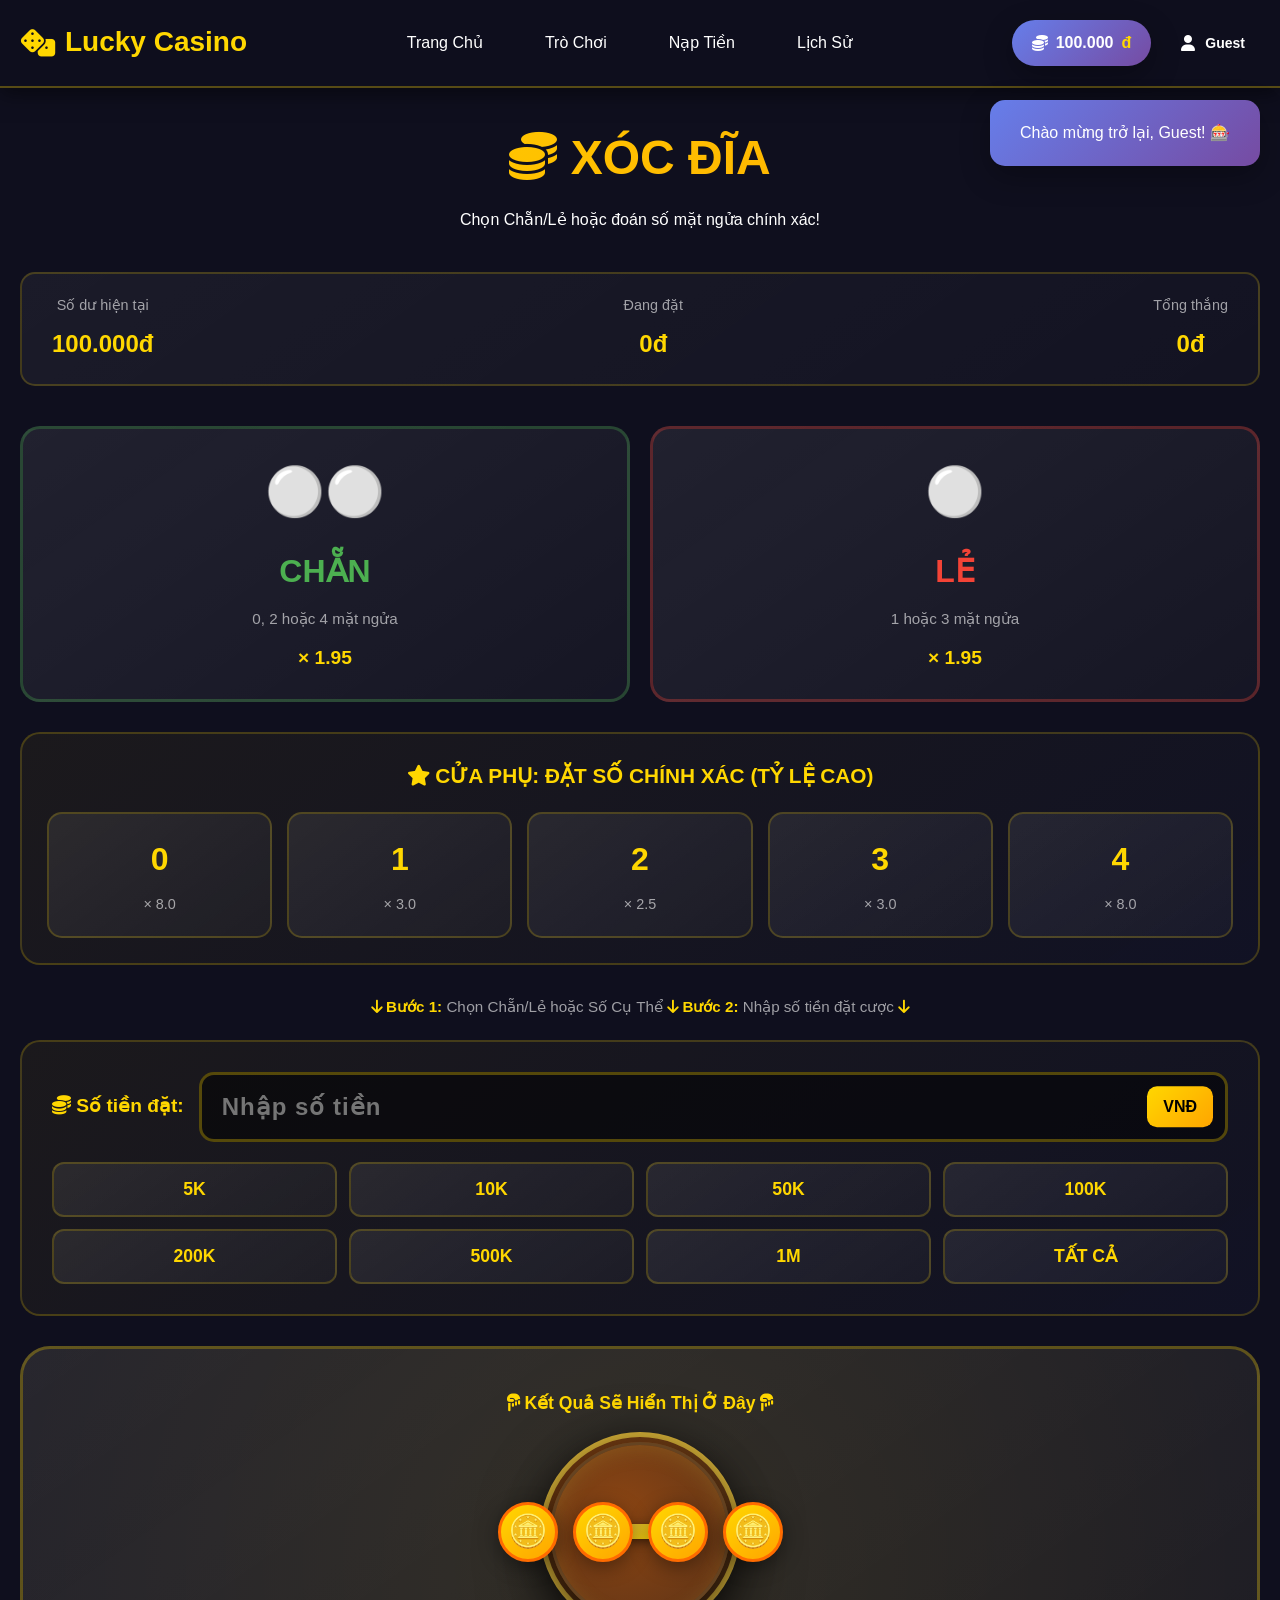
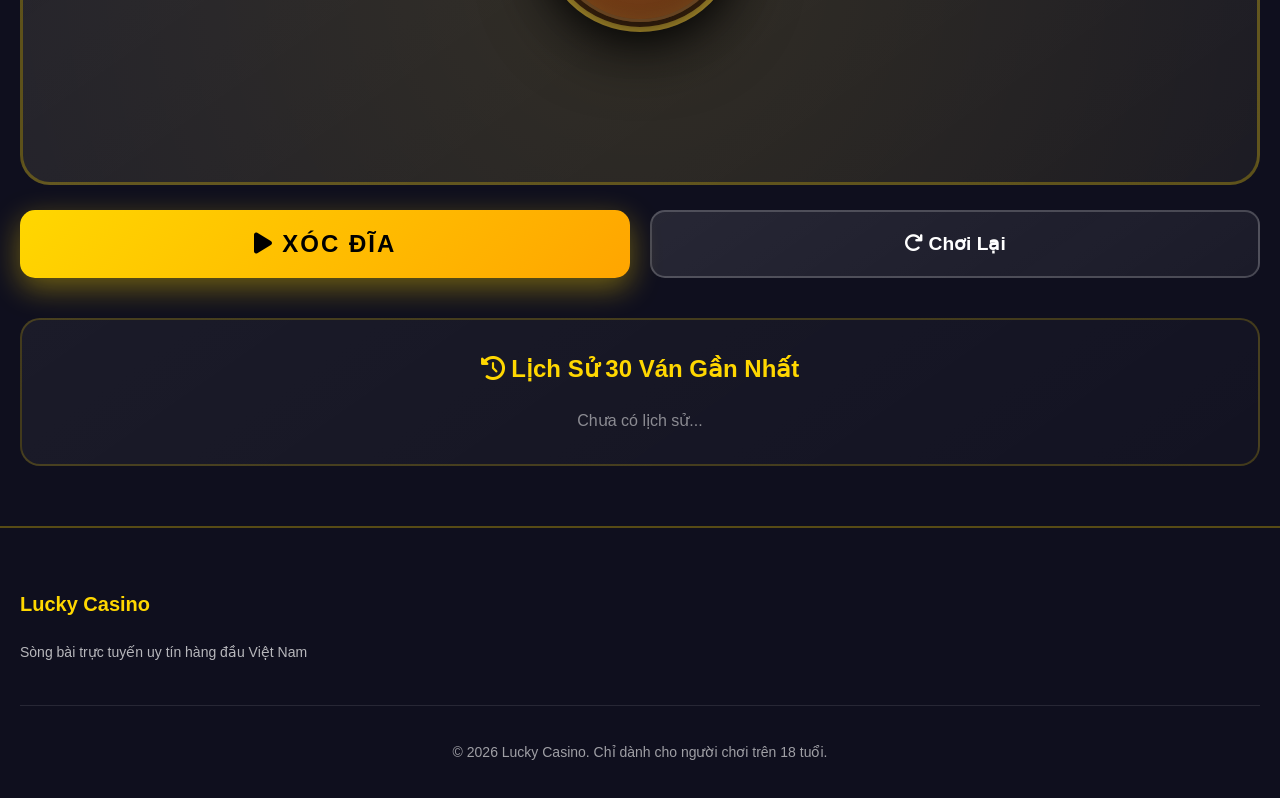
<file: html/game/xocdia.html>
<!DOCTYPE html>
<html lang="vi">
<head>
    <meta charset="UTF-8">
    <meta name="viewport" content="width=device-width, initial-scale=1.0">
    <title>Xóc Đĩa - Lucky Casino</title>
    <link rel="stylesheet" href="../../css/style.css">
    <link rel="stylesheet" href="https://cdnjs.cloudflare.com/ajax/libs/font-awesome/6.4.0/css/all.min.css">
    <style>
        /* Game-Specific Styles */
        .game-container {
            padding: 120px 0 60px;
            min-height: 100vh;
        }

        .game-header {
            text-align: center;
            margin-bottom: 40px;
        }

        .game-header h1 {
            font-size: 3rem;
            background: linear-gradient(135deg, #FFD700 0%, #FFA500 100%);
            -webkit-background-clip: text;
            -webkit-text-fill-color: transparent;
            background-clip: text;
            margin-bottom: 10px;
        }

        .game-info-bar {
            display: flex;
            justify-content: space-between;
            align-items: center;
            background: linear-gradient(145deg, rgba(255, 255, 255, 0.05), rgba(255, 255, 255, 0.02));
            border: 2px solid rgba(255, 215, 0, 0.2);
            border-radius: 15px;
            padding: 20px 30px;
            margin-bottom: 40px;
        }

        .game-stat {
            display: flex;
            flex-direction: column;
            align-items: center;
            gap: 8px;
        }

        .game-stat-label {
            color: rgba(255, 255, 255, 0.6);
            font-size: 0.9rem;
        }

        .game-stat-value {
            color: #FFD700;
            font-size: 1.5rem;
            font-weight: 700;
        }

        /* Xoc Dia Plate */
        .xocdia-container {
            background: linear-gradient(145deg, rgba(255, 255, 255, 0.08), rgba(255, 255, 255, 0.03));
            border: 3px solid rgba(255, 215, 0, 0.3);
            border-radius: 30px;
            padding: 40px 20px;
            margin-bottom: 25px;
            text-align: center;
            position: relative;
            overflow: hidden;
            transition: all 0.3s ease;
        }

        .xocdia-container.active {
            border-color: rgba(255, 215, 0, 0.6);
            box-shadow: 0 0 30px rgba(255, 215, 0, 0.3), 
                       inset 0 0 30px rgba(255, 215, 0, 0.1);
        }

        .xocdia-container::before {
            content: '';
            position: absolute;
            top: -50%;
            left: -50%;
            width: 200%;
            height: 200%;
            background: radial-gradient(circle, rgba(255, 215, 0, 0.1) 0%, transparent 70%);
            animation: rotate 10s linear infinite;
        }

        @keyframes rotate {
            from { transform: rotate(0deg); }
            to { transform: rotate(360deg); }
        }

        .plate {
            width: 200px;
            height: 200px;
            margin: 0 auto 30px;
            background: radial-gradient(circle at 30% 30%, #8B4513, #654321);
            border-radius: 50%;
            display: flex;
            align-items: center;
            justify-content: center;
            box-shadow: 0 20px 60px rgba(0, 0, 0, 0.6),
                       inset 0 -10px 30px rgba(0, 0, 0, 0.4),
                       inset 0 10px 30px rgba(139, 69, 19, 0.3);
            position: relative;
            border: 5px solid #D4AF37;
            transition: all 0.3s ease;
        }

        .plate.shaking {
            animation: plateShake 0.4s ease-in-out infinite;
        }

        @keyframes plateShake {
            0%, 100% { transform: rotate(0deg) scale(1); }
            25% { transform: rotate(-8deg) scale(1.02); }
            50% { transform: rotate(8deg) scale(1.04); }
            75% { transform: rotate(-6deg) scale(1.02); }
        }

        .plate-cover {
            width: 180px;
            height: 180px;
            background: radial-gradient(circle at 40% 40%, #8B4513, #5c3317);
            border-radius: 50%;
            position: absolute;
            box-shadow: 0 10px 40px rgba(0, 0, 0, 0.8),
                       inset 0 5px 20px rgba(212, 175, 55, 0.2);
            border: 3px solid #654321;
            display: flex;
            align-items: center;
            justify-content: center;
            transition: all 0.5s ease;
        }

        .plate-cover.lifted {
            transform: translateY(-250px) scale(0.8);
            opacity: 0;
        }

        .plate-cover-handle {
            width: 40px;
            height: 15px;
            background: linear-gradient(145deg, #D4AF37, #FFD700);
            border-radius: 10px;
            box-shadow: 0 3px 10px rgba(0, 0, 0, 0.5);
        }

        .coins-display {
            display: flex;
            gap: 15px;
            justify-content: center;
            align-items: center;
            min-height: 80px;
            position: relative;
            z-index: 2;
        }

        .coin {
            width: 60px;
            height: 60px;
            position: relative;
            transform-style: preserve-3d;
            transition: all 0.6s ease;
        }

        .coin-inner {
            width: 100%;
            height: 100%;
            position: relative;
            transform-style: preserve-3d;
            transform: rotateY(0deg);
            transition: transform 0.6s;
        }

        .coin-face {
            width: 60px;
            height: 60px;
            border-radius: 50%;
            position: absolute;
            backface-visibility: hidden;
            display: flex;
            align-items: center;
            justify-content: center;
            font-size: 2rem;
            font-weight: 900;
            border: 3px solid;
            box-shadow: 0 5px 20px rgba(0, 0, 0, 0.4);
        }

        .coin-face.heads {
            background: linear-gradient(145deg, #FFD700, #FFA500);
            border-color: #FF6B00;
            color: #8B0000;
            transform: rotateY(0deg);
        }

        .coin-face.tails {
            background: linear-gradient(145deg, #C0C0C0, #808080);
            border-color: #404040;
            color: #1a1a1a;
            transform: rotateY(180deg);
        }

        .coin.flipping {
            animation: coinFlip 0.8s ease-in-out infinite;
        }

        @keyframes coinFlip {
            0% { transform: rotateY(0deg) rotateX(0deg) scale(1); }
            25% { transform: rotateY(180deg) rotateX(90deg) scale(1.1); }
            50% { transform: rotateY(360deg) rotateX(180deg) scale(1); }
            75% { transform: rotateY(540deg) rotateX(270deg) scale(1.1); }
            100% { transform: rotateY(720deg) rotateX(360deg) scale(1); }
        }

        .result-display {
            font-size: 2.5rem;
            font-weight: 900;
            margin: 20px 0;
            min-height: 60px;
            color: #FFD700;
            text-shadow: 0 0 20px rgba(255, 215, 0, 0.8);
        }

        /* Betting Section */
        .betting-section {
            display: grid;
            grid-template-columns: repeat(2, 1fr);
            gap: 20px;
            margin-bottom: 30px;
        }

        .bet-option {
            background: linear-gradient(145deg, rgba(255, 255, 255, 0.08), rgba(255, 255, 255, 0.03));
            border: 3px solid rgba(255, 255, 255, 0.1);
            border-radius: 20px;
            padding: 25px;
            text-align: center;
            cursor: pointer;
            transition: all 0.3s cubic-bezier(0.4, 0, 0.2, 1);
            position: relative;
            overflow: hidden;
        }

        .bet-option::before {
            content: '';
            position: absolute;
            top: -50%;
            left: -50%;
            width: 200%;
            height: 200%;
            opacity: 0;
            transition: opacity 0.3s ease;
        }

        .bet-option.chan {
            border-color: rgba(76, 175, 80, 0.3);
        }

        .bet-option.chan::before {
            background: radial-gradient(circle, rgba(76, 175, 80, 0.2) 0%, transparent 70%);
        }

        .bet-option.le {
            border-color: rgba(244, 67, 54, 0.3);
        }

        .bet-option.le::before {
            background: radial-gradient(circle, rgba(244, 67, 54, 0.2) 0%, transparent 70%);
        }

        .bet-option:hover::before,
        .bet-option.selected::before {
            opacity: 1;
        }

        .bet-option:hover {
            transform: translateY(-5px) scale(1.02);
            box-shadow: 0 20px 50px rgba(255, 215, 0, 0.3);
        }

        .bet-option.selected {
            border-width: 4px;
            transform: scale(1.05);
        }

        .bet-option.chan.selected {
            border-color: #4caf50;
            box-shadow: 0 20px 60px rgba(76, 175, 80, 0.5);
        }

        .bet-option.le.selected {
            border-color: #f44336;
            box-shadow: 0 20px 60px rgba(244, 67, 54, 0.5);
        }

        .bet-icon {
            font-size: 3rem;
            margin-bottom: 15px;
            position: relative;
            z-index: 1;
        }

        .bet-option.chan .bet-icon {
            color: #4caf50;
        }

        .bet-option.le .bet-icon {
            color: #f44336;
        }

        .bet-title {
            font-size: 2rem;
            font-weight: 900;
            margin-bottom: 10px;
            position: relative;
            z-index: 1;
        }

        .bet-option.chan .bet-title {
            color: #4caf50;
        }

        .bet-option.le .bet-title {
            color: #f44336;
        }

        .bet-description {
            color: rgba(255, 255, 255, 0.6);
            font-size: 0.95rem;
            margin-bottom: 12px;
            position: relative;
            z-index: 1;
        }

        .bet-multiplier {
            color: #FFD700;
            font-size: 1.2rem;
            font-weight: 700;
            position: relative;
            z-index: 1;
        }

        /* Specific Number Bets */
        .number-bets {
            background: linear-gradient(145deg, rgba(255, 215, 0, 0.05), rgba(102, 126, 234, 0.03));
            border: 2px solid rgba(255, 215, 0, 0.2);
            border-radius: 20px;
            padding: 25px;
            margin-bottom: 30px;
        }

        .number-bets h3 {
            color: #FFD700;
            font-size: 1.3rem;
            margin-bottom: 20px;
            text-align: center;
        }

        .number-bet-options {
            display: grid;
            grid-template-columns: repeat(5, 1fr);
            gap: 15px;
        }

        .number-bet {
            background: linear-gradient(145deg, rgba(255, 255, 255, 0.08), rgba(255, 255, 255, 0.03));
            border: 2px solid rgba(255, 215, 0, 0.2);
            border-radius: 15px;
            padding: 20px 10px;
            text-align: center;
            cursor: pointer;
            transition: all 0.3s ease;
        }

        .number-bet:hover {
            background: linear-gradient(145deg, rgba(255, 215, 0, 0.2), rgba(255, 215, 0, 0.1));
            border-color: #FFD700;
            transform: translateY(-3px);
            box-shadow: 0 10px 25px rgba(255, 215, 0, 0.3);
        }

        .number-bet.selected {
            background: linear-gradient(135deg, #FFD700, #FFA500);
            border-color: #FFD700;
            box-shadow: 0 10px 30px rgba(255, 215, 0, 0.5);
            transform: scale(1.08);
        }

        .number-bet-value {
            font-size: 2rem;
            font-weight: 900;
            color: #FFD700;
            margin-bottom: 8px;
        }

        .number-bet.selected .number-bet-value {
            color: #000;
        }

        .number-bet-odds {
            font-size: 0.9rem;
            color: rgba(255, 255, 255, 0.6);
        }

        .number-bet.selected .number-bet-odds {
            color: #333;
            font-weight: 700;
        }

        /* Bet Amount Section */
        .bet-amount-section {
            background: linear-gradient(145deg, rgba(255, 215, 0, 0.05), rgba(102, 126, 234, 0.03));
            border: 2px solid rgba(255, 215, 0, 0.2);
            border-radius: 20px;
            padding: 30px;
            margin-bottom: 30px;
        }

        .amount-input-group {
            display: flex;
            gap: 15px;
            align-items: center;
            margin-bottom: 20px;
        }

        .amount-input-group label {
            font-size: 1.2rem;
            font-weight: 700;
            color: #FFD700;
            min-width: 100px;
        }

        .amount-input-wrapper-game {
            position: relative;
            flex: 1;
        }

        .amount-input-wrapper-game input {
            width: 100%;
            padding: 18px 80px 18px 20px;
            background: rgba(0, 0, 0, 0.5);
            border: 3px solid rgba(255, 215, 0, 0.3);
            border-radius: 15px;
            color: #ffffff;
            font-size: 1.5rem;
            font-weight: 700;
            letter-spacing: 1px;
            transition: all 0.3s ease;
        }

        .amount-input-wrapper-game input:focus {
            outline: none;
            border-color: #FFD700;
            box-shadow: 0 0 30px rgba(255, 215, 0, 0.4);
        }

        .currency-badge-game {
            position: absolute;
            right: 15px;
            top: 50%;
            transform: translateY(-50%);
            background: linear-gradient(135deg, #FFD700, #FFA500);
            color: #000;
            padding: 8px 16px;
            border-radius: 10px;
            font-weight: 700;
            font-size: 1rem;
        }

        .quick-bet-amounts {
            display: grid;
            grid-template-columns: repeat(4, 1fr);
            gap: 12px;
        }

        .quick-bet-btn {
            padding: 15px;
            background: linear-gradient(145deg, rgba(255, 255, 255, 0.08), rgba(255, 255, 255, 0.03));
            border: 2px solid rgba(255, 215, 0, 0.2);
            border-radius: 12px;
            color: #FFD700;
            font-size: 1.1rem;
            font-weight: 700;
            cursor: pointer;
            transition: all 0.3s ease;
        }

        .quick-bet-btn:hover {
            background: linear-gradient(135deg, #FFD700, #FFA500);
            color: #000;
            transform: translateY(-3px);
            box-shadow: 0 10px 25px rgba(255, 215, 0, 0.4);
        }

        .quick-bet-btn.selected {
            background: linear-gradient(135deg, #FFD700, #FFA500);
            color: #000;
            border-color: #FFD700;
        }

        /* Action Buttons */
        .action-buttons {
            display: grid;
            grid-template-columns: repeat(2, 1fr);
            gap: 20px;
            margin-bottom: 40px;
        }

        .btn-play {
            padding: 20px;
            background: linear-gradient(135deg, #FFD700 0%, #FFA500 100%);
            border: none;
            border-radius: 15px;
            color: #000;
            font-size: 1.5rem;
            font-weight: 900;
            cursor: pointer;
            transition: all 0.3s ease;
            box-shadow: 0 10px 30px rgba(255, 215, 0, 0.4);
            text-transform: uppercase;
            letter-spacing: 2px;
        }

        .btn-play:hover:not(:disabled) {
            transform: translateY(-5px);
            box-shadow: 0 15px 40px rgba(255, 215, 0, 0.6);
        }

        .btn-play:disabled {
            opacity: 0.5;
            cursor: not-allowed;
        }

        .btn-reset {
            padding: 20px;
            background: linear-gradient(145deg, rgba(255, 255, 255, 0.1), rgba(255, 255, 255, 0.05));
            border: 2px solid rgba(255, 255, 255, 0.2);
            border-radius: 15px;
            color: #fff;
            font-size: 1.2rem;
            font-weight: 700;
            cursor: pointer;
            transition: all 0.3s ease;
        }

        .btn-reset:hover {
            background: rgba(233, 69, 96, 0.3);
            border-color: #e94560;
            transform: translateY(-3px);
        }

        /* Game History */
        .game-history {
            background: linear-gradient(145deg, rgba(255, 255, 255, 0.05), rgba(255, 255, 255, 0.02));
            border: 2px solid rgba(255, 215, 0, 0.2);
            border-radius: 20px;
            padding: 30px;
        }

        .game-history h3 {
            font-size: 1.5rem;
            color: #FFD700;
            margin-bottom: 20px;
            text-align: center;
        }

        .history-list {
            display: flex;
            gap: 10px;
            flex-wrap: wrap;
            justify-content: center;
        }

        .history-item {
            width: 70px;
            height: 70px;
            display: flex;
            flex-direction: column;
            align-items: center;
            justify-content: center;
            border-radius: 10px;
            font-weight: 700;
            font-size: 1.4rem;
            border: 2px solid;
            gap: 3px;
        }

        .history-item.chan {
            background: rgba(76, 175, 80, 0.2);
            border-color: #4caf50;
            color: #4caf50;
        }

        .history-item.le {
            background: rgba(244, 67, 54, 0.2);
            border-color: #f44336;
            color: #f44336;
        }

        .history-item-count {
            font-size: 0.85rem;
            color: rgba(255, 255, 255, 0.6);
        }

        /* Responsive */
        @media (max-width: 768px) {
            .game-header h1 {
                font-size: 2rem;
            }

            .betting-section {
                grid-template-columns: 1fr;
                gap: 15px;
            }

            .number-bet-options {
                grid-template-columns: repeat(3, 1fr);
            }

            .quick-bet-amounts {
                grid-template-columns: repeat(2, 1fr);
            }

            .action-buttons {
                grid-template-columns: 1fr;
            }

            .plate {
                width: 150px;
                height: 150px;
            }

            .plate-cover {
                width: 130px;
                height: 130px;
            }

            .coin {
                width: 45px;
                height: 45px;
            }

            .coin-face {
                width: 45px;
                height: 45px;
                font-size: 1.5rem;
            }

            .game-info-bar {
                flex-wrap: wrap;
                padding: 15px;
            }

            .game-stat-value {
                font-size: 1.2rem;
            }
        }
    </style>
</head>
<body>
    <!-- Header -->
    <header class="header">
        <div class="container">
            <div class="header-content">
                <div class="logo" onclick="window.location.href='../../index.html'">
                    <i class="fas fa-dice"></i>
                    <span>Lucky Casino</span>
                </div>
                <nav class="nav">
                    <a href="../../index.html" class="nav-link">Trang Chủ</a>
                    <a href="../../index.html#games" class="nav-link">Trò Chơi</a>
                    <a href="../deposit.html" class="nav-link">Nạp Tiền</a>
                    <a href="../history.html" class="nav-link">Lịch Sử</a>
                </nav>
                <div class="user-info" id="userInfo">
                    <div class="auth-buttons" id="authButtons">
                        <button class="btn-login" onclick="showAuthModal('login')">
                            <i class="fas fa-sign-in-alt"></i>
                            Đăng Nhập
                        </button>
                    </div>
                    <div class="user-logged-in" id="userLoggedIn" style="display: none;">
                        <div class="balance">
                            <i class="fas fa-coins"></i>
                            <span id="userBalance">10,000</span>
                            <span class="currency">đ</span>
                        </div>
                        <div class="user-avatar" onclick="toggleUserMenu()">
                            <i class="fas fa-user"></i>
                            <span id="userName" class="user-name">Player</span>
                        </div>
                        <div class="user-menu" id="userMenu">
                            <div class="user-menu-header">
                                <i class="fas fa-user-circle"></i>
                                <span id="userMenuName">Player</span>
                            </div>
                            <ul>
                                <li onclick="window.location.href='../deposit.html'"><i class="fas fa-wallet"></i> Nạp Tiền</li>
                                <li onclick="window.location.href='../history.html'"><i class="fas fa-history"></i> Lịch Sử</li>
                                <li onclick="logout()"><i class="fas fa-sign-out-alt"></i> Đăng Xuất</li>
                            </ul>
                        </div>
                    </div>
                </div>
            </div>
        </div>
    </header>

    <!-- Game Container -->
    <section class="game-container">
        <div class="container">
            <!-- Game Header -->
            <div class="game-header">
                <h1><i class="fas fa-coins"></i> XÓC ĐĨA</h1>
                <p>Chọn Chẵn/Lẻ hoặc đoán số mặt ngửa chính xác!</p>
            </div>

            <!-- Game Info Bar -->
            <div class="game-info-bar">
                <div class="game-stat">
                    <span class="game-stat-label">Số dư hiện tại</span>
                    <span class="game-stat-value" id="gameBalance">0đ</span>
                </div>
                <div class="game-stat">
                    <span class="game-stat-label">Đang đặt</span>
                    <span class="game-stat-value" id="currentBetAmount">0đ</span>
                </div>
                <div class="game-stat">
                    <span class="game-stat-label">Tổng thắng</span>
                    <span class="game-stat-value" id="totalWin">0đ</span>
                </div>
            </div>

            <!-- Betting Options - Chan/Le -->
            <div class="betting-section">
                <div class="bet-option chan" onclick="selectBet('chan')">
                    <div class="bet-icon">⚪⚪</div>
                    <div class="bet-title">CHẴN</div>
                    <div class="bet-description">0, 2 hoặc 4 mặt ngửa</div>
                    <div class="bet-multiplier">× 1.95</div>
                </div>
                <div class="bet-option le" onclick="selectBet('le')">
                    <div class="bet-icon">⚪</div>
                    <div class="bet-title">LẺ</div>
                    <div class="bet-description">1 hoặc 3 mặt ngửa</div>
                    <div class="bet-multiplier">× 1.95</div>
                </div>
            </div>

            <!-- Number Bets -->
            <div class="number-bets">
                <h3><i class="fas fa-star"></i> CỬA PHỤ: ĐẶT SỐ CHÍNH XÁC (TỶ LỆ CAO)</h3>
                <div class="number-bet-options">
                    <div class="number-bet" onclick="selectNumberBet(0)">
                        <div class="number-bet-value">0</div>
                        <div class="number-bet-odds">× 8.0</div>
                    </div>
                    <div class="number-bet" onclick="selectNumberBet(1)">
                        <div class="number-bet-value">1</div>
                        <div class="number-bet-odds">× 3.0</div>
                    </div>
                    <div class="number-bet" onclick="selectNumberBet(2)">
                        <div class="number-bet-value">2</div>
                        <div class="number-bet-odds">× 2.5</div>
                    </div>
                    <div class="number-bet" onclick="selectNumberBet(3)">
                        <div class="number-bet-value">3</div>
                        <div class="number-bet-odds">× 3.0</div>
                    </div>
                    <div class="number-bet" onclick="selectNumberBet(4)">
                        <div class="number-bet-value">4</div>
                        <div class="number-bet-odds">× 8.0</div>
                    </div>
                </div>
            </div>

            <div style="text-align: center; margin-bottom: 20px;">
                <p style="color: rgba(255, 255, 255, 0.6); font-size: 0.95rem;">
                    <i class="fas fa-arrow-down" style="color: #FFD700;"></i> 
                    <strong style="color: #FFD700;">Bước 1:</strong> Chọn Chẵn/Lẻ hoặc Số Cụ Thể
                    <i class="fas fa-arrow-down" style="color: #FFD700;"></i> 
                    <strong style="color: #FFD700;">Bước 2:</strong> Nhập số tiền đặt cược 
                    <i class="fas fa-arrow-down" style="color: #FFD700;"></i>
                </p>
            </div>

            <!-- Bet Amount -->
            <div class="bet-amount-section">
                <div class="amount-input-group">
                    <label><i class="fas fa-coins"></i> Số tiền đặt:</label>
                    <div class="amount-input-wrapper-game">
                        <input type="text" id="betAmountInput" placeholder="Nhập số tiền" oninput="formatBetAmount(this)">
                        <span class="currency-badge-game">VNĐ</span>
                    </div>
                </div>
                <div class="quick-bet-amounts">
                    <button class="quick-bet-btn" onclick="setQuickBet(5000)">5K</button>
                    <button class="quick-bet-btn" onclick="setQuickBet(10000)">10K</button>
                    <button class="quick-bet-btn" onclick="setQuickBet(50000)">50K</button>
                    <button class="quick-bet-btn" onclick="setQuickBet(100000)">100K</button>
                    <button class="quick-bet-btn" onclick="setQuickBet(200000)">200K</button>
                    <button class="quick-bet-btn" onclick="setQuickBet(500000)">500K</button>
                    <button class="quick-bet-btn" onclick="setQuickBet(1000000)">1M</button>
                    <button class="quick-bet-btn" onclick="setQuickBet('all')">TẤT CẢ</button>
                </div>
            </div>

            <!-- Xoc Dia Plate -->
            <div class="xocdia-container">
                <div style="text-align: center; margin-bottom: 15px;">
                    <p style="color: #FFD700; font-size: 1.1rem; font-weight: 600;">
                        <i class="fas fa-hand-point-down"></i> Kết Quả Sẽ Hiển Thị Ở Đây <i class="fas fa-hand-point-down"></i>
                    </p>
                </div>
                <div class="plate" id="plate">
                    <div class="plate-cover" id="plateCover">
                        <div class="plate-cover-handle"></div>
                    </div>
                    <div class="coins-display" id="coinsDisplay">
                        <div class="coin" id="coin1">
                            <div class="coin-inner">
                                <div class="coin-face heads">🪙</div>
                                <div class="coin-face tails">⚫</div>
                            </div>
                        </div>
                        <div class="coin" id="coin2">
                            <div class="coin-inner">
                                <div class="coin-face heads">🪙</div>
                                <div class="coin-face tails">⚫</div>
                            </div>
                        </div>
                        <div class="coin" id="coin3">
                            <div class="coin-inner">
                                <div class="coin-face heads">🪙</div>
                                <div class="coin-face tails">⚫</div>
                            </div>
                        </div>
                        <div class="coin" id="coin4">
                            <div class="coin-inner">
                                <div class="coin-face heads">🪙</div>
                                <div class="coin-face tails">⚫</div>
                            </div>
                        </div>
                    </div>
                </div>
                <div class="result-display" id="resultDisplay"></div>
            </div>

            <!-- Action Buttons -->
            <div class="action-buttons">
                <button class="btn-play" id="playBtn" onclick="playGame()">
                    <i class="fas fa-play"></i> XÓC ĐĨA
                </button>
                <button class="btn-reset" onclick="resetGame()">
                    <i class="fas fa-redo"></i> Chơi Lại
                </button>
            </div>

            <!-- Game History -->
            <div class="game-history">
                <h3><i class="fas fa-history"></i> Lịch Sử 30 Ván Gần Nhất</h3>
                <div class="history-list" id="historyList">
                    <p style="color: rgba(255,255,255,0.5);">Chưa có lịch sử...</p>
                </div>
            </div>
        </div>
    </section>

    <!-- Footer -->
    <footer class="footer">
        <div class="container">
            <div class="footer-content">
                <div class="footer-section">
                    <h4>Lucky Casino</h4>
                    <p>Sòng bài trực tuyến uy tín hàng đầu Việt Nam</p>
                </div>
            </div>
            <div class="footer-bottom">
                <p>&copy; 2026 Lucky Casino. Chỉ dành cho người chơi trên 18 tuổi.</p>
            </div>
        </div>
    </footer>

    <script src="../../js/main.js"></script>
    <script>
        // Game State
        let selectedBetType = null; // 'chan', 'le', or number (0-4)
        let betAmount = 0;
        let isPlaying = false;
        let gameHistory = [];
        let sessionWin = 0;

        // Odds configuration
        const odds = {
            chan: 1.95,
            le: 1.95,
            0: 8.0,
            1: 3.0,
            2: 2.5,
            3: 3.0,
            4: 8.0
        };

        // Initialize
        document.addEventListener('DOMContentLoaded', () => {
            // Reload currentUser from localStorage
            const savedUser = localStorage.getItem('currentUser');
            if (savedUser) {
                currentUser = JSON.parse(savedUser);
                isLoggedIn = true;
                userBalance = currentUser.balance;
            }
            
            // Check login
            if (!isLoggedIn) {
                showNotification('Vui lòng đăng nhập để chơi! 🔐', 'error');
                setTimeout(() => {
                    window.location.href = '../../index.html';
                }, 2000);
                return;
            }

            updateGameStats();
            loadGameHistory();
        });

        // Select Chan/Le Bet
        function selectBet(type) {
            if (isPlaying) return;
            
            selectedBetType = type;
            
            // Clear all selections
            document.querySelectorAll('.bet-option, .number-bet').forEach(option => {
                option.classList.remove('selected');
            });
            
            // Select chan/le
            document.querySelector('.bet-option.' + type).classList.add('selected');
            
            showNotification(`Đã chọn ${type === 'chan' ? 'CHẴN' : 'LẺ'} 🎯`, 'success');
        }

        // Select Number Bet
        function selectNumberBet(number) {
            if (isPlaying) return;
            
            selectedBetType = number;
            
            // Clear all selections
            document.querySelectorAll('.bet-option, .number-bet').forEach(option => {
                option.classList.remove('selected');
            });
            
            // Select number
            event.target.closest('.number-bet').classList.add('selected');
            
            showNotification(`Đã chọn ${number} mặt ngửa (× ${odds[number]}) 🎯`, 'info');
        }

        // Format Bet Amount
        function formatBetAmount(input) {
            let value = input.value.replace(/[^\d]/g, '');
            if (value) {
                const number = parseInt(value);
                input.value = number.toLocaleString('vi-VN');
                betAmount = number;
            } else {
                input.value = '';
                betAmount = 0;
            }
            updateGameStats();
        }

        // Set Quick Bet
        function setQuickBet(amount) {
            if (isPlaying) return;
            
            document.querySelectorAll('.quick-bet-btn').forEach(btn => {
                btn.classList.remove('selected');
            });
            
            if (amount === 'all') {
                betAmount = currentUser.balance;
                event.target.classList.add('selected');
            } else {
                betAmount = amount;
                event.target.classList.add('selected');
            }
            
            document.getElementById('betAmountInput').value = betAmount.toLocaleString('vi-VN');
            updateGameStats();
        }

        // Update Game Stats
        function updateGameStats() {
            document.getElementById('gameBalance').textContent = currentUser.balance.toLocaleString('vi-VN') + 'đ';
            document.getElementById('currentBetAmount').textContent = betAmount.toLocaleString('vi-VN') + 'đ';
            document.getElementById('totalWin').textContent = sessionWin.toLocaleString('vi-VN') + 'đ';
            
            // Sync header balance
            userBalance = currentUser.balance;
            updateBalance();
        }

        // Play Game
        async function playGame() {
            // Validation
            if (selectedBetType === null) {
                showNotification('Vui lòng chọn cửa đặt! ⚠️', 'error');
                return;
            }

            if (betAmount < 1000) {
                showNotification('Số tiền đặt tối thiểu là 1,000đ! ⚠️', 'error');
                return;
            }

            if (betAmount > currentUser.balance) {
                showNotification('Số dư không đủ! Vui lòng nạp thêm tiền! 💰', 'error');
                return;
            }

            // Start playing
            isPlaying = true;
            document.getElementById('playBtn').disabled = true;
            
            // Deduct bet amount
            currentUser.balance -= betAmount;
            updateBalance();
            updateGameStats();

            // Show animation
            const plate = document.getElementById('plate');
            const plateCover = document.getElementById('plateCover');
            const xocDiaContainer = document.querySelector('.xocdia-container');
            
            plate.classList.add('shaking');
            xocDiaContainer.classList.add('active');
            
            const coinElements = [
                document.getElementById('coin1'),
                document.getElementById('coin2'),
                document.getElementById('coin3'),
                document.getElementById('coin4')
            ];
            
            // Add flipping animation
            coinElements.forEach((coin) => {
                coin.classList.add('flipping');
            });

            document.getElementById('resultDisplay').textContent = '';

            // Simulate shaking
            await sleep(2000);

            // Generate result (random 4 coins)
            const coins = [];
            for (let i = 0; i < 4; i++) {
                coins.push(Math.random() < 0.5 ? 'heads' : 'tails');
            }
            
            const headsCount = coins.filter(c => c === 'heads').length;
            const resultType = headsCount % 2 === 0 ? 'chan' : 'le';

            // Lift the cover
            plate.classList.remove('shaking');
            plateCover.classList.add('lifted');
            xocDiaContainer.classList.remove('active');
            
            await sleep(500);
            
            // Stop flipping and show results
            coinElements.forEach((coin, index) => {
                coin.classList.remove('flipping');
                const inner = coin.querySelector('.coin-inner');
                inner.style.transform = coins[index] === 'heads' ? 'rotateY(0deg)' : 'rotateY(180deg)';
            });

            await sleep(500);

            // Show result
            const resultDisplay = document.getElementById('resultDisplay');
            resultDisplay.textContent = `${headsCount} mặt ngửa - ${resultType === 'chan' ? 'CHẴN' : 'LẺ'}`;

            // Check win/loss
            let isWin = false;
            let multiplier = 0;

            if (typeof selectedBetType === 'number') {
                // Specific number bet
                isWin = headsCount === selectedBetType;
                multiplier = odds[selectedBetType];
            } else {
                // Chan/Le bet
                isWin = selectedBetType === resultType;
                multiplier = odds[selectedBetType];
            }

            let winAmount = 0;

            if (isWin) {
                winAmount = Math.floor(betAmount * multiplier);
                currentUser.balance += winAmount;
                sessionWin += (winAmount - betAmount);
                
                showNotification(`🎉 THẮNG! +${winAmount.toLocaleString('vi-VN')}đ`, 'success');
                addTransaction('game', winAmount - betAmount, 'Xóc Đĩa - Thắng', 'success');
            } else {
                sessionWin -= betAmount;
                showNotification(`😢 THUA! -${betAmount.toLocaleString('vi-VN')}đ`, 'error');
                addTransaction('game', -betAmount, 'Xóc Đĩa - Thua', 'success');
            }

            // Save balance to localStorage
            localStorage.setItem('currentUser', JSON.stringify(currentUser));
            
            const users = JSON.parse(localStorage.getItem('casinoUsers') || '[]');
            const userIndex = users.findIndex(u => u.username === currentUser.username);
            if (userIndex !== -1) {
                users[userIndex].balance = currentUser.balance;
                localStorage.setItem('casinoUsers', JSON.stringify(users));
            }

            // Save game history
            gameHistory.unshift({
                result: resultType,
                headsCount: headsCount,
                coins: coins,
                bet: selectedBetType,
                amount: betAmount,
                isWin: isWin
            });
            
            if (gameHistory.length > 30) {
                gameHistory = gameHistory.slice(0, 30);
            }
            
            saveGameHistory();
            displayGameHistory();

            // Update UI
            updateBalance();
            updateGameStats();

            // Re-enable button
            await sleep(1500);
            isPlaying = false;
            document.getElementById('playBtn').disabled = false;
        }

        // Reset Game
        function resetGame() {
            if (isPlaying) return;
            
            selectedBetType = null;
            betAmount = 0;
            
            document.querySelectorAll('.bet-option, .number-bet').forEach(option => {
                option.classList.remove('selected');
            });
            
            document.querySelectorAll('.quick-bet-btn').forEach(btn => {
                btn.classList.remove('selected');
            });
            
            document.getElementById('betAmountInput').value = '';
            
            // Reset coins
            const plateCover = document.getElementById('plateCover');
            plateCover.classList.remove('lifted');
            
            [1, 2, 3, 4].forEach(i => {
                const coin = document.getElementById('coin' + i);
                const inner = coin.querySelector('.coin-inner');
                inner.style.transform = 'rotateY(0deg)';
            });
            
            document.getElementById('resultDisplay').textContent = '';
            
            updateGameStats();
            showNotification('Đã reset! Sẵn sàng chơi ván mới 🎲', 'info');
        }

        // Display Game History
        function displayGameHistory() {
            const historyList = document.getElementById('historyList');
            
            if (gameHistory.length === 0) {
                historyList.innerHTML = '<p style="color: rgba(255,255,255,0.5);">Chưa có lịch sử...</p>';
                return;
            }
            
            historyList.innerHTML = gameHistory.map(game => {
                return `<div class="history-item ${game.result}" title="Kết quả: ${game.headsCount} mặt ngửa">
                    ${game.result === 'chan' ? 'C' : 'L'}
                    <div class="history-item-count">${game.headsCount}</div>
                </div>`;
            }).join('');
        }

        // Save Game History
        function saveGameHistory() {
            localStorage.setItem('xocdia_history_' + currentUser.username, JSON.stringify(gameHistory));
        }

        // Load Game History
        function loadGameHistory() {
            const saved = localStorage.getItem('xocdia_history_' + currentUser.username);
            if (saved) {
                gameHistory = JSON.parse(saved);
                displayGameHistory();
            }
        }

        // Add Transaction Helper
        function addTransaction(type, amount, method, status) {
            const transaction = {
                id: 'GAME' + Date.now(),
                type: type,
                method: method,
                amount: amount,
                date: new Date().toISOString(),
                status: status,
                username: currentUser.username,
                game: 'Xóc Đĩa'
            };
            
            const allHistory = JSON.parse(localStorage.getItem('transactionHistory') || '[]');
            allHistory.push(transaction);
            localStorage.setItem('transactionHistory', JSON.stringify(allHistory));
        }

        // Sleep helper
        function sleep(ms) {
            return new Promise(resolve => setTimeout(resolve, ms));
        }
    </script>
</body>
</html>
</file>
<file: css/style.css>
/* Reset & Base Styles */
* {
    margin: 0;
    padding: 0;
    box-sizing: border-box;
}

:root {
    --primary: #FFD700;
    --secondary: #1a1a2e;
    --accent: #e94560;
    --dark: #0f0f1e;
    --light: #ffffff;
    --gradient: linear-gradient(135deg, #667eea 0%, #764ba2 100%);
    --gradient-gold: linear-gradient(135deg, #f093fb 0%, #f5576c 100%);
    --shadow: 0 10px 30px rgba(0, 0, 0, 0.3);
}

body {
    font-family: 'Segoe UI', Tahoma, Geneva, Verdana, sans-serif;
    background: var(--dark);
    color: var(--light);
    line-height: 1.6;
    overflow-x: hidden;
}

.container {
    max-width: 1400px;
    margin: 0 auto;
    padding: 0 20px;
}

/* Header Styles */
.header {
    background: rgba(15, 15, 30, 0.95);
    backdrop-filter: blur(10px);
    padding: 20px 0;
    position: fixed;
    width: 100%;
    top: 0;
    z-index: 1000;
    border-bottom: 2px solid rgba(255, 215, 0, 0.3);
    box-shadow: 0 5px 20px rgba(0, 0, 0, 0.5);
}

.header-content {
    display: flex;
    justify-content: space-between;
    align-items: center;
}

.logo {
    display: flex;
    align-items: center;
    gap: 10px;
    font-size: 28px;
    font-weight: bold;
    color: var(--primary);
    cursor: pointer;
    transition: transform 0.3s ease;
}

.logo:hover {
    transform: scale(1.05);
}

.logo i {
    animation: rotate 3s linear infinite;
}

@keyframes rotate {
    from { transform: rotate(0deg); }
    to { transform: rotate(360deg); }
}

.nav {
    display: flex;
    gap: 30px;
}

.nav-link {
    color: var(--light);
    text-decoration: none;
    font-weight: 500;
    padding: 8px 16px;
    border-radius: 8px;
    transition: all 0.3s ease;
    position: relative;
}

.nav-link::after {
    content: '';
    position: absolute;
    bottom: 0;
    left: 50%;
    width: 0;
    height: 2px;
    background: var(--primary);
    transform: translateX(-50%);
    transition: width 0.3s ease;
}

.nav-link:hover::after,
.nav-link.active::after {
    width: 80%;
}

.nav-link:hover,
.nav-link.active {
    color: var(--primary);
}

.user-info {
    display: flex;
    align-items: center;
    gap: 20px;
}

.balance {
    background: var(--gradient);
    padding: 10px 20px;
    border-radius: 25px;
    display: flex;
    align-items: center;
    gap: 8px;
    font-weight: bold;
    box-shadow: var(--shadow);
    animation: glow 2s ease-in-out infinite;
    white-space: nowrap;
    min-width: 120px;
}

@keyframes glow {
    0%, 100% { box-shadow: 0 0 10px rgba(255, 215, 0, 0.5); }
    50% { box-shadow: 0 0 20px rgba(255, 215, 0, 0.8); }
}

.currency {
    color: var(--primary);
}

/* Hero Section */
.hero {
    background: linear-gradient(135deg, #667eea 0%, #764ba2 50%, #f093fb 100%);
    padding: 180px 0 100px;
    position: relative;
    overflow: hidden;
    margin-top: 80px;
}

.hero::before {
    content: '';
    position: absolute;
    top: 0;
    left: 0;
    right: 0;
    bottom: 0;
    background: url('data:image/svg+xml,<svg xmlns="http://www.w3.org/2000/svg" viewBox="0 0 1440 320"><path fill="%23ffffff" fill-opacity="0.05" d="M0,96L48,112C96,128,192,160,288,160C384,160,480,128,576,122.7C672,117,768,139,864,138.7C960,139,1056,117,1152,106.7C1248,96,1344,96,1392,96L1440,96L1440,320L1392,320C1344,320,1248,320,1152,320C1056,320,960,320,864,320C768,320,672,320,576,320C480,320,384,320,288,320C192,320,96,320,48,320L0,320Z"></path></svg>') no-repeat bottom;
    background-size: cover;
    animation: wave 10s linear infinite;
}

@keyframes wave {
    0% { background-position: 0 bottom; }
    100% { background-position: 1440px bottom; }
}

.hero-content {
    position: relative;
    z-index: 1;
    text-align: center;
}

.hero-title {
    font-size: 56px;
    font-weight: bold;
    margin-bottom: 20px;
    animation: fadeInDown 1s ease;
    text-shadow: 2px 2px 4px rgba(0, 0, 0, 0.3);
}

@keyframes fadeInDown {
    from {
        opacity: 0;
        transform: translateY(-30px);
    }
    to {
        opacity: 1;
        transform: translateY(0);
    }
}

.hero-subtitle {
    font-size: 20px;
    margin-bottom: 50px;
    opacity: 0.95;
    animation: fadeInUp 1s ease 0.3s both;
}

@keyframes fadeInUp {
    from {
        opacity: 0;
        transform: translateY(30px);
    }
    to {
        opacity: 1;
        transform: translateY(0);
    }
}

.hero-stats {
    display: flex;
    justify-content: center;
    gap: 60px;
    flex-wrap: wrap;
}

.stat-item {
    animation: fadeInUp 1s ease 0.6s both;
}

.stat-number {
    font-size: 48px;
    font-weight: bold;
    color: var(--primary);
    text-shadow: 2px 2px 4px rgba(0, 0, 0, 0.3);
}

.stat-label {
    font-size: 16px;
    opacity: 0.9;
    margin-top: 5px;
}

/* Games Section */
.games-section {
    padding: 80px 0;
    background: var(--dark);
}

.section-title {
    text-align: center;
    font-size: 42px;
    margin-bottom: 60px;
    background: var(--gradient);
    -webkit-background-clip: text;
    -webkit-text-fill-color: transparent;
    background-clip: text;
    position: relative;
}

.section-title::after {
    content: '';
    position: absolute;
    bottom: -15px;
    left: 50%;
    transform: translateX(-50%);
    width: 100px;
    height: 4px;
    background: var(--gradient);
    border-radius: 2px;
}

.games-grid {
    display: grid;
    grid-template-columns: repeat(auto-fit, minmax(300px, 1fr));
    gap: 30px;
}

.game-card {
    background: var(--secondary);
    border-radius: 20px;
    padding: 30px;
    text-align: center;
    transition: all 0.4s ease;
    cursor: pointer;
    border: 2px solid transparent;
    position: relative;
    overflow: hidden;
}

.game-card::before {
    content: '';
    position: absolute;
    top: 0;
    left: -100%;
    width: 100%;
    height: 100%;
    background: linear-gradient(90deg, transparent, rgba(255, 215, 0, 0.2), transparent);
    transition: left 0.5s ease;
}

.game-card:hover::before {
    left: 100%;
}

.game-card:hover {
    transform: translateY(-10px);
    border-color: var(--primary);
    box-shadow: 0 15px 40px rgba(255, 215, 0, 0.3);
}

.game-icon {
    width: 80px;
    height: 80px;
    background: var(--gradient);
    border-radius: 50%;
    display: flex;
    align-items: center;
    justify-content: center;
    margin: 0 auto 20px;
    font-size: 36px;
    transition: transform 0.4s ease;
}

.game-card:hover .game-icon {
    transform: rotateY(360deg);
}

.game-title {
    font-size: 24px;
    margin-bottom: 10px;
    color: var(--light);
}

.game-description {
    color: rgba(255, 255, 255, 0.7);
    margin-bottom: 20px;
    font-size: 14px;
}

.game-stats {
    display: flex;
    justify-content: space-around;
    margin-bottom: 20px;
    padding: 15px 0;
    border-top: 1px solid rgba(255, 255, 255, 0.1);
    border-bottom: 1px solid rgba(255, 255, 255, 0.1);
}

.game-stats span {
    display: flex;
    align-items: center;
    gap: 5px;
    font-size: 14px;
    color: rgba(255, 255, 255, 0.8);
}

.game-stats i {
    color: var(--primary);
}

.play-btn {
    background: var(--gradient);
    color: var(--light);
    border: none;
    padding: 12px 30px;
    border-radius: 25px;
    font-size: 16px;
    font-weight: bold;
    cursor: pointer;
    display: flex;
    align-items: center;
    justify-content: center;
    gap: 10px;
    margin: 0 auto;
    transition: all 0.3s ease;
    position: relative;
    overflow: hidden;
}

.play-btn::before {
    content: '';
    position: absolute;
    top: 50%;
    left: 50%;
    width: 0;
    height: 0;
    border-radius: 50%;
    background: rgba(255, 255, 255, 0.3);
    transform: translate(-50%, -50%);
    transition: width 0.6s ease, height 0.6s ease;
}

.play-btn:hover::before {
    width: 300px;
    height: 300px;
}

.play-btn:hover {
    transform: scale(1.05);
    box-shadow: 0 5px 20px rgba(255, 215, 0, 0.4);
}

.play-btn span,
.play-btn i {
    position: relative;
    z-index: 1;
}

/* Promotions Section */
.promotions-section {
    padding: 80px 0;
    background: var(--secondary);
}

.promotions-grid {
    display: grid;
    grid-template-columns: repeat(auto-fit, minmax(300px, 1fr));
    gap: 30px;
}

.promo-card {
    background: var(--dark);
    border-radius: 20px;
    padding: 40px;
    text-align: center;
    position: relative;
    transition: all 0.3s ease;
    border: 2px solid transparent;
}

.promo-card:hover {
    transform: translateY(-5px);
    border-color: var(--primary);
    box-shadow: 0 10px 30px rgba(255, 215, 0, 0.2);
}

.promo-badge {
    position: absolute;
    top: 20px;
    right: 20px;
    background: var(--accent);
    color: var(--light);
    padding: 5px 15px;
    border-radius: 20px;
    font-size: 12px;
    font-weight: bold;
    text-transform: uppercase;
}

.promo-icon {
    font-size: 48px;
    color: var(--primary);
    margin-bottom: 20px;
    animation: bounce 2s ease-in-out infinite;
}

@keyframes bounce {
    0%, 100% { transform: translateY(0); }
    50% { transform: translateY(-10px); }
}

.promo-card h3 {
    font-size: 24px;
    margin-bottom: 15px;
    color: var(--light);
}

.promo-card p {
    color: rgba(255, 255, 255, 0.7);
    font-size: 14px;
}

/* Footer */
.footer {
    background: rgba(15, 15, 30, 0.95);
    padding: 60px 0 30px;
    border-top: 2px solid rgba(255, 215, 0, 0.3);
}

.footer-content {
    display: grid;
    grid-template-columns: repeat(auto-fit, minmax(250px, 1fr));
    gap: 40px;
    margin-bottom: 40px;
}

.footer-section h4 {
    color: var(--primary);
    font-size: 20px;
    margin-bottom: 20px;
}

.footer-section p {
    color: rgba(255, 255, 255, 0.7);
    font-size: 14px;
    line-height: 1.8;
}

.footer-section ul {
    list-style: none;
}

.footer-section ul li {
    margin-bottom: 12px;
}

.footer-section ul li a {
    color: rgba(255, 255, 255, 0.7);
    text-decoration: none;
    transition: color 0.3s ease;
    font-size: 14px;
}

.footer-section ul li a:hover {
    color: var(--primary);
}

.footer-section ul li i {
    margin-right: 8px;
    color: var(--primary);
}

.social-links {
    display: flex;
    gap: 15px;
    margin-top: 20px;
}

.social-links a {
    width: 40px;
    height: 40px;
    background: var(--gradient);
    border-radius: 50%;
    display: flex;
    align-items: center;
    justify-content: center;
    color: var(--light);
    text-decoration: none;
    transition: transform 0.3s ease;
}

.social-links a:hover {
    transform: translateY(-5px);
}

.footer-bottom {
    text-align: center;
    padding-top: 30px;
    border-top: 1px solid rgba(255, 255, 255, 0.1);
}

.footer-bottom p {
    color: rgba(255, 255, 255, 0.6);
    font-size: 14px;
    margin: 5px 0;
}

.warning {
    color: var(--accent);
    font-weight: bold;
}

/* Responsive Design */
@media (max-width: 768px) {
    .header-content {
        flex-direction: column;
        gap: 20px;
    }

    .nav {
        flex-wrap: wrap;
        justify-content: center;
        gap: 15px;
    }

    .user-info {
        width: 100%;
        justify-content: center;
    }

    .user-avatar {
        max-width: 150px;
    }

    .user-name {
        max-width: 80px;
    }

    .balance {
        font-size: 14px;
        padding: 8px 16px;
    }

    .hero-title {
        font-size: 36px;
    }

    .hero-subtitle {
        font-size: 16px;
    }

    .stat-number {
        font-size: 32px;
    }

    .section-title {
        font-size: 32px;
    }

    .games-grid {
        grid-template-columns: 1fr;
    }

    .footer-content {
        grid-template-columns: 1fr;
        text-align: center;
    }

    .social-links {
        justify-content: center;
    }
}

/* Animations */
@keyframes fadeIn {
    from {
        opacity: 0;
    }
    to {
        opacity: 1;
    }
}

.game-card {
    animation: fadeIn 0.6s ease;
}

.game-card:nth-child(1) { animation-delay: 0.1s; }
.game-card:nth-child(2) { animation-delay: 0.2s; }
.game-card:nth-child(3) { animation-delay: 0.3s; }
.game-card:nth-child(4) { animation-delay: 0.4s; }
.game-card:nth-child(5) { animation-delay: 0.5s; }
.game-card:nth-child(6) { animation-delay: 0.6s; }
.game-card:nth-child(7) { animation-delay: 0.7s; }
.game-card:nth-child(8) { animation-delay: 0.8s; }

/* Scrollbar Styling */
::-webkit-scrollbar {
    width: 10px;
}

::-webkit-scrollbar-track {
    background: var(--dark);
}

::-webkit-scrollbar-thumb {
    background: var(--gradient);
    border-radius: 5px;
}

::-webkit-scrollbar-thumb:hover {
    background: var(--primary);
}

/* Auth Buttons */
.auth-buttons {
    display: flex;
    gap: 15px;
    align-items: center;
}

.btn-login,
.btn-register {
    padding: 10px 20px;
    border: none;
    border-radius: 25px;
    font-size: 14px;
    font-weight: 600;
    cursor: pointer;
    transition: all 0.3s ease;
    display: flex;
    align-items: center;
    gap: 8px;
}

.btn-login {
    background: transparent;
    color: var(--light);
    border: 2px solid var(--primary);
}

.btn-login:hover {
    background: var(--primary);
    color: var(--dark);
    transform: translateY(-2px);
    box-shadow: 0 5px 15px rgba(255, 215, 0, 0.4);
}

.btn-register {
    background: var(--gradient);
    color: var(--light);
}

.btn-register:hover {
    transform: translateY(-2px);
    box-shadow: 0 5px 15px rgba(102, 126, 234, 0.4);
}

/* User Logged In State */
.user-logged-in {
    display: flex;
    align-items: center;
    gap: 15px;
    position: relative;
}

.user-avatar {
    cursor: pointer;
    display: flex;
    align-items: center;
    gap: 10px;
    padding: 8px 15px;
    border-radius: 25px;
    transition: all 0.3s ease;
    max-width: 180px;
}

.user-avatar:hover {
    background: rgba(255, 255, 255, 0.1);
}

.user-name {
    font-size: 14px;
    font-weight: 600;
    max-width: 100px;
    overflow: hidden;
    text-overflow: ellipsis;
    white-space: nowrap;
}

.user-avatar:hover .user-name {
    position: relative;
}

/* Tooltip for username */
.user-name[title] {
    cursor: help;
}

/* User Dropdown Menu */
.user-menu {
    position: absolute;
    top: 60px;
    right: 0;
    background: var(--secondary);
    border-radius: 15px;
    min-width: 220px;
    box-shadow: 0 10px 30px rgba(0, 0, 0, 0.5);
    opacity: 0;
    visibility: hidden;
    transform: translateY(-10px);
    transition: all 0.3s ease;
    z-index: 1001;
    border: 2px solid rgba(255, 215, 0, 0.2);
}

.user-menu.active {
    opacity: 1;
    visibility: visible;
    transform: translateY(0);
}

.user-menu-header {
    padding: 20px;
    background: var(--gradient);
    border-radius: 13px 13px 0 0;
    display: flex;
    align-items: center;
    gap: 10px;
    font-weight: bold;
}

.user-menu-header i {
    font-size: 24px;
}

.user-menu ul {
    list-style: none;
    padding: 10px 0;
}

.user-menu ul li {
    padding: 12px 20px;
    cursor: pointer;
    transition: all 0.3s ease;
    display: flex;
    align-items: center;
    gap: 10px;
    color: rgba(255, 255, 255, 0.9);
}

.user-menu ul li:hover {
    background: rgba(255, 215, 0, 0.1);
    padding-left: 25px;
}

.user-menu ul li i {
    color: var(--primary);
    width: 20px;
}

.user-menu ul li.logout {
    color: var(--accent);
    border-top: 1px solid rgba(255, 255, 255, 0.1);
    margin-top: 5px;
}

.user-menu ul li.logout:hover {
    background: rgba(233, 69, 96, 0.1);
}

.user-menu ul li.logout i {
    color: var(--accent);
}

/* Auth Modal */
.auth-modal {
    position: fixed;
    top: 0;
    left: 0;
    right: 0;
    bottom: 0;
    z-index: 9999;
    display: none;
    align-items: center;
    justify-content: center;
    animation: fadeIn 0.3s ease;
}

.auth-modal.active {
    display: flex;
}

.auth-modal-overlay {
    position: absolute;
    top: 0;
    left: 0;
    right: 0;
    bottom: 0;
    background: rgba(0, 0, 0, 0.9);
    backdrop-filter: blur(10px);
}

.auth-modal-content {
    position: relative;
    background: var(--secondary);
    border-radius: 25px;
    max-width: 500px;
    width: 90%;
    max-height: 90vh;
    overflow-y: auto;
    box-shadow: 0 20px 60px rgba(0, 0, 0, 0.5);
    border: 2px solid rgba(255, 215, 0, 0.2);
    animation: slideInScale 0.4s ease;
    z-index: 1;
}

@keyframes slideInScale {
    from {
        transform: scale(0.8) translateY(-50px);
        opacity: 0;
    }
    to {
        transform: scale(1) translateY(0);
        opacity: 1;
    }
}

.auth-modal-close {
    position: absolute;
    top: 20px;
    right: 20px;
    width: 40px;
    height: 40px;
    border: none;
    background: rgba(255, 255, 255, 0.1);
    color: var(--light);
    border-radius: 50%;
    cursor: pointer;
    display: flex;
    align-items: center;
    justify-content: center;
    transition: all 0.3s ease;
    z-index: 2;
}

.auth-modal-close:hover {
    background: var(--accent);
    transform: rotate(90deg);
}

/* Auth Form */
.auth-form {
    padding: 50px 40px 40px;
}

.auth-header {
    text-align: center;
    margin-bottom: 30px;
}

.auth-icon {
    font-size: 48px;
    color: var(--primary);
    margin-bottom: 15px;
    animation: bounce 2s ease-in-out infinite;
}

.auth-header h2 {
    font-size: 28px;
    margin-bottom: 10px;
    background: var(--gradient);
    -webkit-background-clip: text;
    -webkit-text-fill-color: transparent;
    background-clip: text;
}

.auth-header p {
    color: rgba(255, 255, 255, 0.7);
    font-size: 14px;
}

/* Form Groups */
.form-group {
    margin-bottom: 20px;
}

.form-group label {
    display: flex;
    align-items: center;
    gap: 8px;
    margin-bottom: 8px;
    color: var(--light);
    font-size: 14px;
    font-weight: 500;
}

.form-group label i {
    color: var(--primary);
    width: 16px;
}

.form-group input {
    width: 100%;
    padding: 12px 15px;
    background: rgba(255, 255, 255, 0.05);
    border: 2px solid rgba(255, 255, 255, 0.1);
    border-radius: 10px;
    color: var(--light);
    font-size: 14px;
    transition: all 0.3s ease;
}

.form-group input:focus {
    outline: none;
    border-color: var(--primary);
    background: rgba(255, 255, 255, 0.08);
    box-shadow: 0 0 15px rgba(255, 215, 0, 0.2);
}

.form-group input::placeholder {
    color: rgba(255, 255, 255, 0.4);
}

.form-hint {
    display: block;
    margin-top: 5px;
    font-size: 12px;
    color: rgba(255, 255, 255, 0.5);
}

/* Password Input */
.password-input {
    position: relative;
}

.toggle-password {
    position: absolute;
    right: 12px;
    top: 50%;
    transform: translateY(-50%);
    background: none;
    border: none;
    color: rgba(255, 255, 255, 0.5);
    cursor: pointer;
    padding: 5px;
    transition: color 0.3s ease;
}

.toggle-password:hover {
    color: var(--primary);
}

/* Password Strength */
.password-strength {
    margin-top: 8px;
    height: 4px;
    background: rgba(255, 255, 255, 0.1);
    border-radius: 2px;
    overflow: hidden;
}

.strength-bar {
    height: 100%;
    width: 0;
    transition: all 0.3s ease;
    border-radius: 2px;
}

.strength-bar.weak {
    width: 33%;
    background: #e94560;
}

.strength-bar.medium {
    width: 66%;
    background: #f5a623;
}

.strength-bar.strong {
    width: 100%;
    background: #4caf50;
}

/* Form Options */
.form-options {
    display: flex;
    justify-content: space-between;
    align-items: center;
    margin-bottom: 20px;
    font-size: 14px;
}

.remember-me {
    display: flex;
    align-items: center;
    gap: 8px;
    cursor: pointer;
    color: rgba(255, 255, 255, 0.8);
}

.remember-me input[type="checkbox"] {
    width: auto;
    cursor: pointer;
    accent-color: var(--primary);
}

.forgot-password {
    color: var(--primary);
    text-decoration: none;
    transition: opacity 0.3s ease;
}

.forgot-password:hover {
    opacity: 0.8;
    text-decoration: underline;
}

/* Checkbox Group */
.checkbox-group {
    background: rgba(255, 255, 255, 0.05);
    padding: 15px;
    border-radius: 10px;
}

.checkbox-label {
    display: flex;
    align-items: flex-start;
    gap: 10px;
    margin-bottom: 10px;
    font-size: 13px;
    color: rgba(255, 255, 255, 0.8);
    cursor: pointer;
}

.checkbox-label:last-child {
    margin-bottom: 0;
}

.checkbox-label input[type="checkbox"] {
    margin-top: 2px;
    cursor: pointer;
    width: auto;
    accent-color: var(--primary);
}

.checkbox-label a {
    color: var(--primary);
    text-decoration: none;
}

.checkbox-label a:hover {
    text-decoration: underline;
}

/* Submit Button */
.btn-submit {
    width: 100%;
    padding: 14px;
    background: var(--gradient);
    border: none;
    border-radius: 25px;
    color: var(--light);
    font-size: 16px;
    font-weight: bold;
    cursor: pointer;
    transition: all 0.3s ease;
    display: flex;
    align-items: center;
    justify-content: center;
    gap: 10px;
    margin-bottom: 20px;
}

.btn-submit:hover {
    transform: translateY(-2px);
    box-shadow: 0 8px 25px rgba(102, 126, 234, 0.4);
}

.btn-submit:active {
    transform: translateY(0);
}

/* Auth Divider */
.auth-divider {
    text-align: center;
    margin: 25px 0;
    position: relative;
}

.auth-divider::before,
.auth-divider::after {
    content: '';
    position: absolute;
    top: 50%;
    width: 40%;
    height: 1px;
    background: rgba(255, 255, 255, 0.2);
}

.auth-divider::before {
    left: 0;
}

.auth-divider::after {
    right: 0;
}

.auth-divider span {
    background: var(--secondary);
    padding: 0 15px;
    color: rgba(255, 255, 255, 0.5);
    font-size: 13px;
}

/* Social Login */
.social-login {
    display: flex;
    gap: 15px;
    margin-bottom: 25px;
}

.btn-social {
    flex: 1;
    padding: 12px;
    border: none;
    border-radius: 10px;
    color: var(--light);
    font-size: 14px;
    font-weight: 600;
    cursor: pointer;
    transition: all 0.3s ease;
    display: flex;
    align-items: center;
    justify-content: center;
    gap: 8px;
}

.btn-facebook {
    background: #1877f2;
}

.btn-facebook:hover {
    background: #145dbf;
    transform: translateY(-2px);
}

.btn-google {
    background: #db4437;
}

.btn-google:hover {
    background: #c1351d;
    transform: translateY(-2px);
}

/* Auth Switch */
.auth-switch {
    text-align: center;
    font-size: 14px;
    color: rgba(255, 255, 255, 0.7);
}

.auth-switch a {
    color: var(--primary);
    text-decoration: none;
    font-weight: 600;
}

.auth-switch a:hover {
    text-decoration: underline;
}

/* Responsive Auth Modal */
@media (max-width: 768px) {
    .auth-modal-content {
        max-width: 95%;
        border-radius: 20px;
    }

    .auth-form {
        padding: 40px 25px 30px;
    }

    .auth-header h2 {
        font-size: 24px;
    }

    .social-login {
        flex-direction: column;
    }

    .auth-buttons {
        flex-direction: column;
        width: 100%;
    }

    .btn-login,
    .btn-register {
        width: 100%;
        justify-content: center;
    }

    .user-logged-in {
        flex-direction: column;
        gap: 10px;
    }
}

/* ========================================
   DEPOSIT & HISTORY MODALS
   ======================================== */

/* General Modal Styles */
.modal {
    position: fixed;
    top: 0;
    left: 0;
    right: 0;
    bottom: 0;
    z-index: 9999;
    display: none;
    align-items: center;
    justify-content: center;
    animation: fadeIn 0.3s ease;
}

.modal.active {
    display: flex;
}

.modal-overlay {
    position: absolute;
    top: 0;
    left: 0;
    right: 0;
    bottom: 0;
    background: rgba(0, 0, 0, 0.9);
    backdrop-filter: blur(10px);
}

.modal-content {
    position: relative;
    background: var(--secondary);
    border-radius: 25px;
    max-width: 600px;
    width: 90%;
    max-height: 90vh;
    overflow-y: auto;
    box-shadow: 0 20px 60px rgba(0, 0, 0, 0.5);
    border: 2px solid rgba(255, 215, 0, 0.2);
    animation: slideInScale 0.4s ease;
    z-index: 1;
    padding: 40px;
}

.modal-large {
    max-width: 900px;
}

.modal-close {
    position: absolute;
    top: 20px;
    right: 20px;
    width: 40px;
    height: 40px;
    border: none;
    background: rgba(255, 255, 255, 0.1);
    color: var(--light);
    border-radius: 50%;
    cursor: pointer;
    display: flex;
    align-items: center;
    justify-content: center;
    transition: all 0.3s ease;
    z-index: 2;
}

.modal-close:hover {
    background: var(--accent);
    transform: rotate(90deg);
}

.modal-header {
    text-align: center;
    margin-bottom: 30px;
}

.modal-header i {
    font-size: 48px;
    color: var(--primary);
    margin-bottom: 15px;
    animation: bounce 2s ease-in-out infinite;
}

.modal-header h2 {
    font-size: 28px;
    margin-bottom: 10px;
    background: var(--gradient);
    -webkit-background-clip: text;
    -webkit-text-fill-color: transparent;
    background-clip: text;
}

.modal-header p {
    color: rgba(255, 255, 255, 0.7);
    font-size: 14px;
}

/* Deposit Methods */
.deposit-methods {
    display: grid;
    grid-template-columns: repeat(2, 1fr);
    gap: 20px;
    margin-bottom: 30px;
}

.method-card {
    background: rgba(255, 255, 255, 0.05);
    border: 2px solid rgba(255, 255, 255, 0.1);
    border-radius: 15px;
    padding: 25px;
    text-align: center;
    cursor: pointer;
    transition: all 0.3s ease;
    position: relative;
}

.method-card:hover {
    border-color: var(--primary);
    background: rgba(255, 255, 255, 0.08);
    transform: translateY(-5px);
}

.method-icon {
    width: 60px;
    height: 60px;
    background: var(--gradient);
    border-radius: 50%;
    display: flex;
    align-items: center;
    justify-content: center;
    margin: 0 auto 15px;
    font-size: 28px;
    color: var(--light);
}

.method-icon.momo {
    background: linear-gradient(135deg, #a50064 0%, #d5006d 100%);
}

.method-icon.zalopay {
    background: linear-gradient(135deg, #0068ff 0%, #0084ff 100%);
}

.method-icon.card {
    background: linear-gradient(135deg, #ff6b6b 0%, #ee5a6f 100%);
}

.method-card h3 {
    font-size: 18px;
    margin-bottom: 5px;
    color: var(--light);
}

.method-card p {
    font-size: 13px;
    color: rgba(255, 255, 255, 0.6);
    margin-bottom: 10px;
}

.method-badge {
    display: inline-block;
    padding: 4px 12px;
    background: rgba(255, 215, 0, 0.2);
    color: var(--primary);
    border-radius: 12px;
    font-size: 11px;
    font-weight: bold;
}

.method-badge.instant {
    background: rgba(76, 175, 80, 0.2);
    color: #4caf50;
}

/* Deposit Form */
.deposit-form {
    animation: slideInRight 0.3s ease;
}

.back-btn {
    display: inline-flex;
    align-items: center;
    gap: 8px;
    color: var(--primary);
    cursor: pointer;
    margin-bottom: 20px;
    font-size: 14px;
    transition: all 0.3s ease;
}

.back-btn:hover {
    transform: translateX(-5px);
}

.payment-method h3 {
    font-size: 20px;
    margin-bottom: 20px;
    color: var(--light);
    display: flex;
    align-items: center;
    gap: 10px;
}

.payment-method h3 i {
    color: var(--primary);
}

/* Bank & E-wallet Info */
.bank-info,
.ewallet-info {
    background: rgba(255, 255, 255, 0.05);
    border-radius: 15px;
    padding: 20px;
    margin-bottom: 20px;
}

.info-item {
    display: flex;
    justify-content: space-between;
    align-items: center;
    padding: 12px 0;
    border-bottom: 1px solid rgba(255, 255, 255, 0.1);
}

.info-item:last-child {
    border-bottom: none;
}

.info-item label {
    font-size: 14px;
    color: rgba(255, 255, 255, 0.7);
}

.info-item span {
    font-size: 14px;
    color: var(--light);
    font-weight: 600;
}

.copyable {
    cursor: pointer;
    transition: all 0.3s ease;
    display: inline-flex;
    align-items: center;
    gap: 8px;
    padding: 5px 10px;
    border-radius: 8px;
}

.copyable:hover {
    background: rgba(255, 215, 0, 0.1);
    color: var(--primary);
}

.copyable.highlight {
    background: var(--gradient);
    color: var(--light);
    padding: 8px 15px;
    border-radius: 10px;
}

/* QR Code */
.qr-code {
    text-align: center;
    margin: 20px 0;
}

.qr-placeholder {
    width: 200px;
    height: 200px;
    margin: 0 auto;
    background: rgba(255, 255, 255, 0.05);
    border: 2px dashed rgba(255, 255, 255, 0.2);
    border-radius: 15px;
    display: flex;
    flex-direction: column;
    align-items: center;
    justify-content: center;
    gap: 10px;
}

.qr-placeholder i {
    font-size: 48px;
    color: rgba(255, 255, 255, 0.3);
}

.qr-placeholder p {
    font-size: 13px;
    color: rgba(255, 255, 255, 0.5);
}

/* Quick Amounts */
.quick-amounts {
    display: grid;
    grid-template-columns: repeat(4, 1fr);
    gap: 10px;
    margin-top: 10px;
}

.quick-amounts button {
    padding: 10px;
    background: rgba(255, 255, 255, 0.05);
    border: 2px solid rgba(255, 255, 255, 0.1);
    border-radius: 8px;
    color: var(--light);
    font-size: 12px;
    font-weight: 600;
    cursor: pointer;
    transition: all 0.3s ease;
}

.quick-amounts button:hover {
    border-color: var(--primary);
    background: rgba(255, 215, 0, 0.1);
    color: var(--primary);
}

/* Note */
.note {
    background: rgba(233, 69, 96, 0.1);
    border-left: 3px solid var(--accent);
    padding: 12px 15px;
    border-radius: 8px;
    margin: 15px 0;
    font-size: 13px;
    color: rgba(255, 255, 255, 0.8);
    display: flex;
    align-items: center;
    gap: 10px;
}

.note i {
    color: var(--accent);
}

/* History Modal */
.history-tabs {
    display: flex;
    gap: 10px;
    margin-bottom: 25px;
    border-bottom: 2px solid rgba(255, 255, 255, 0.1);
    flex-wrap: wrap;
}

.tab-btn {
    padding: 12px 20px;
    background: transparent;
    border: none;
    color: rgba(255, 255, 255, 0.6);
    font-size: 14px;
    font-weight: 600;
    cursor: pointer;
    transition: all 0.3s ease;
    display: flex;
    align-items: center;
    gap: 8px;
    border-bottom: 2px solid transparent;
    margin-bottom: -2px;
}

.tab-btn:hover {
    color: var(--light);
}

.tab-btn.active {
    color: var(--primary);
    border-bottom-color: var(--primary);
}

.tab-btn i {
    font-size: 16px;
}

/* History List */
.history-list {
    max-height: 500px;
    overflow-y: auto;
}

.history-item {
    background: rgba(255, 255, 255, 0.05);
    border-radius: 15px;
    padding: 20px;
    margin-bottom: 15px;
    display: flex;
    justify-content: space-between;
    align-items: center;
    transition: all 0.3s ease;
    border: 2px solid transparent;
}

.history-item:hover {
    border-color: rgba(255, 215, 0, 0.3);
    background: rgba(255, 255, 255, 0.08);
}

.history-item-left {
    display: flex;
    align-items: center;
    gap: 15px;
}

.history-icon {
    width: 50px;
    height: 50px;
    border-radius: 50%;
    display: flex;
    align-items: center;
    justify-content: center;
    font-size: 24px;
}

.history-icon.deposit {
    background: rgba(76, 175, 80, 0.2);
    color: #4caf50;
}

.history-icon.game {
    background: rgba(102, 126, 234, 0.2);
    color: #667eea;
}

.history-icon.bonus {
    background: rgba(255, 215, 0, 0.2);
    color: var(--primary);
}

.history-icon.withdraw {
    background: rgba(233, 69, 96, 0.2);
    color: var(--accent);
}

.history-details h4 {
    font-size: 16px;
    margin-bottom: 5px;
    color: var(--light);
}

.history-details p {
    font-size: 13px;
    color: rgba(255, 255, 255, 0.6);
}

.history-item-right {
    text-align: right;
}

.history-amount {
    font-size: 18px;
    font-weight: bold;
    margin-bottom: 5px;
}

.history-amount.positive {
    color: #4caf50;
}

.history-amount.negative {
    color: var(--accent);
}

.history-status {
    display: inline-block;
    padding: 4px 12px;
    border-radius: 12px;
    font-size: 11px;
    font-weight: bold;
}

.history-status.success {
    background: rgba(76, 175, 80, 0.2);
    color: #4caf50;
}

.history-status.pending {
    background: rgba(255, 152, 0, 0.2);
    color: #ff9800;
}

.history-status.failed {
    background: rgba(233, 69, 96, 0.2);
    color: var(--accent);
}

/* Empty State */
.empty-state {
    text-align: center;
    padding: 60px 20px;
}

.empty-state i {
    font-size: 64px;
    color: rgba(255, 255, 255, 0.2);
    margin-bottom: 20px;
}

.empty-state p {
    font-size: 16px;
    color: rgba(255, 255, 255, 0.5);
}

/* Pagination */
.pagination {
    display: flex;
    justify-content: center;
    align-items: center;
    gap: 15px;
    margin-top: 25px;
    padding-top: 25px;
    border-top: 2px solid rgba(255, 255, 255, 0.1);
}

.page-btn {
    width: 35px;
    height: 35px;
    border: none;
    background: rgba(255, 255, 255, 0.05);
    color: var(--light);
    border-radius: 8px;
    cursor: pointer;
    transition: all 0.3s ease;
    display: flex;
    align-items: center;
    justify-content: center;
}

.page-btn:hover {
    background: var(--gradient);
}

.page-btn:disabled {
    opacity: 0.3;
    cursor: not-allowed;
}

.page-info {
    font-size: 14px;
    color: rgba(255, 255, 255, 0.7);
}

/* Responsive Modals */
@media (max-width: 768px) {
    .modal-content {
        padding: 30px 20px;
        max-width: 95%;
    }

    .deposit-methods {
        grid-template-columns: 1fr;
    }

    .quick-amounts {
        grid-template-columns: repeat(2, 1fr);
    }

    .history-tabs {
        overflow-x: auto;
        flex-wrap: nowrap;
    }

    .history-item {
        flex-direction: column;
        align-items: flex-start;
        gap: 15px;
    }

    .history-item-right {
        text-align: left;
        width: 100%;
        display: flex;
        justify-content: space-between;
        align-items: center;
    }
}

/* ============================================
   PAGE-SPECIFIC STYLES (for deposit.html & history.html)
   ============================================ */

/* Page Content */
.page-content {
    padding: 120px 0 60px;
    min-height: calc(100vh - 400px);
}

.page-header {
    text-align: center;
    margin-bottom: 50px;
}

.page-header h1 {
    font-size: 3rem;
    background: linear-gradient(135deg, #f093fb 0%, #f5576c 100%);
    -webkit-background-clip: text;
    -webkit-text-fill-color: transparent;
    background-clip: text;
    margin-bottom: 15px;
}

.page-header h1 i {
    -webkit-text-fill-color: #FFD700;
}

.page-header p {
    font-size: 1.2rem;
    color: rgba(255, 255, 255, 0.6);
}

/* Deposit Methods Page */
.deposit-methods-page {
    display: grid;
    grid-template-columns: repeat(auto-fit, minmax(300px, 1fr));
    gap: 30px;
    margin-bottom: 50px;
}

.method-card-large {
    background: linear-gradient(145deg, rgba(255, 255, 255, 0.05), rgba(255, 255, 255, 0.02));
    border: 2px solid rgba(255, 255, 255, 0.1);
    border-radius: 20px;
    padding: 40px;
    text-align: center;
    cursor: pointer;
    transition: all 0.4s cubic-bezier(0.4, 0, 0.2, 1);
    position: relative;
    overflow: hidden;
}

.method-card-large::before {
    content: '';
    position: absolute;
    top: -50%;
    left: -50%;
    width: 200%;
    height: 200%;
    background: radial-gradient(circle, rgba(255, 215, 0, 0.1) 0%, transparent 70%);
    opacity: 0;
    transition: opacity 0.5s ease;
}

.method-card-large:hover::before {
    opacity: 1;
}

.method-card-large:hover {
    transform: translateY(-10px) scale(1.02);
    border-color: #FFD700;
    box-shadow: 0 20px 60px rgba(255, 215, 0, 0.3);
}

.method-icon-large {
    width: 100px;
    height: 100px;
    margin: 0 auto 25px;
    background: linear-gradient(135deg, #667eea 0%, #764ba2 100%);
    border-radius: 20px;
    display: flex;
    align-items: center;
    justify-content: center;
    font-size: 3rem;
    box-shadow: 0 10px 30px rgba(102, 126, 234, 0.4);
}

.method-card-large h3 {
    font-size: 1.8rem;
    margin-bottom: 15px;
    color: #ffffff;
}

.method-card-large p {
    color: rgba(255, 255, 255, 0.6);
    margin-bottom: 25px;
    font-size: 1rem;
}

.method-features {
    list-style: none;
    margin: 25px 0;
    text-align: left;
}

.method-features li {
    padding: 10px;
    color: rgba(255, 255, 255, 0.7);
    font-size: 0.95rem;
}

.method-features li i {
    color: #FFD700;
    margin-right: 10px;
}

/* Form Card (for payment forms) */
.form-card {
    background: linear-gradient(145deg, rgba(255, 255, 255, 0.05), rgba(255, 255, 255, 0.02));
    border: 2px solid rgba(255, 255, 255, 0.1);
    border-radius: 20px;
    padding: 40px;
    max-width: 800px;
    margin: 0 auto;
}

.form-card h3 {
    font-size: 2rem;
    margin-bottom: 30px;
    text-align: center;
    background: linear-gradient(135deg, #f093fb 0%, #f5576c 100%);
    -webkit-background-clip: text;
    -webkit-text-fill-color: transparent;
    background-clip: text;
}

.bank-info-large {
    background: rgba(0, 0, 0, 0.3);
    border: 1px solid rgba(255, 255, 255, 0.1);
    border-radius: 15px;
    padding: 30px;
    margin-bottom: 30px;
}

.bank-info-large .info-row {
    display: flex;
    justify-content: space-between;
    align-items: center;
    padding: 15px 0;
    border-bottom: 1px solid rgba(255, 255, 255, 0.05);
}

.bank-info-large .info-row:last-child {
    border-bottom: none;
}

.bank-info-large .info-label {
    color: rgba(255, 255, 255, 0.5);
    font-size: 0.9rem;
}

.bank-info-large .info-value {
    color: #ffffff;
    font-size: 1.1rem;
    font-weight: 600;
    display: flex;
    align-items: center;
    gap: 10px;
}

.qr-code-large {
    text-align: center;
    margin: 30px 0;
}

.qr-code-large img {
    width: 250px;
    height: 250px;
    border: 5px solid rgba(255, 255, 255, 0.1);
    border-radius: 15px;
    padding: 15px;
    background: white;
}

.qr-code-large p {
    margin-top: 15px;
    color: rgba(255, 255, 255, 0.6);
    font-size: 0.9rem;
}

.quick-amounts-large {
    display: grid;
    grid-template-columns: repeat(3, 1fr);
    gap: 15px;
    margin: 25px 0;
}

.quick-amounts-large button {
    padding: 15px;
    background: rgba(255, 255, 255, 0.05);
    border: 2px solid rgba(255, 255, 255, 0.1);
    border-radius: 12px;
    color: #ffffff;
    font-size: 1rem;
    font-weight: 600;
    cursor: pointer;
    transition: all 0.3s ease;
}

.quick-amounts-large button:hover {
    background: linear-gradient(135deg, #667eea 0%, #764ba2 100%);
    border-color: #FFD700;
    transform: translateY(-3px);
    box-shadow: 0 10px 25px rgba(255, 215, 0, 0.3);
}

.back-btn-large {
    background: rgba(255, 255, 255, 0.05);
    border: 2px solid rgba(255, 255, 255, 0.1);
    border-radius: 12px;
    padding: 15px 30px;
    color: #ffffff;
    display: inline-flex;
    align-items: center;
    gap: 10px;
    cursor: pointer;
    transition: all 0.3s ease;
    margin-bottom: 30px;
}

.back-btn-large:hover {
    background: rgba(255, 255, 255, 0.1);
    border-color: #FFD700;
    transform: translateX(-5px);
}

.btn-submit-large {
    width: 100%;
    padding: 18px;
    background: linear-gradient(135deg, #667eea 0%, #764ba2 100%);
    border: none;
    border-radius: 12px;
    color: #ffffff;
    font-size: 1.2rem;
    font-weight: 700;
    cursor: pointer;
    transition: all 0.3s ease;
    margin-top: 25px;
    box-shadow: 0 10px 30px rgba(102, 126, 234, 0.4);
}

.btn-submit-large:hover {
    transform: translateY(-3px);
    box-shadow: 0 15px 40px rgba(102, 126, 234, 0.6);
}

/* History Page Styles */
.stats-overview {
    display: grid;
    grid-template-columns: repeat(auto-fit, minmax(250px, 1fr));
    gap: 25px;
    margin-bottom: 50px;
}

.stat-card {
    background: linear-gradient(145deg, rgba(255, 255, 255, 0.05), rgba(255, 255, 255, 0.02));
    border: 2px solid rgba(255, 255, 255, 0.1);
    border-radius: 15px;
    padding: 25px;
    display: flex;
    align-items: center;
    gap: 20px;
    transition: all 0.3s ease;
}

.stat-card:hover {
    transform: translateY(-5px);
    border-color: #FFD700;
    box-shadow: 0 15px 35px rgba(255, 215, 0, 0.2);
}

.stat-icon {
    width: 60px;
    height: 60px;
    border-radius: 12px;
    display: flex;
    align-items: center;
    justify-content: center;
    font-size: 1.8rem;
    background: linear-gradient(135deg, #667eea 0%, #764ba2 100%);
}

.stat-icon.deposit {
    background: linear-gradient(135deg, #4caf50 0%, #81c784 100%);
}

.stat-icon.game {
    background: linear-gradient(135deg, #2196f3 0%, #64b5f6 100%);
}

.stat-icon.bonus {
    background: linear-gradient(135deg, #ff9800 0%, #ffb74d 100%);
}

.stat-info h3 {
    font-size: 1.8rem;
    color: #ffffff;
    margin-bottom: 5px;
}

.stat-info p {
    color: rgba(255, 255, 255, 0.6);
    font-size: 0.9rem;
}

.history-filter-section {
    display: flex;
    justify-content: space-between;
    align-items: center;
    gap: 20px;
    margin-bottom: 40px;
    flex-wrap: wrap;
}

.filter-tabs-large {
    display: flex;
    gap: 10px;
    flex-wrap: wrap;
}

.filter-tab {
    background: rgba(255, 255, 255, 0.05);
    border: 2px solid rgba(255, 255, 255, 0.1);
    border-radius: 12px;
    padding: 12px 25px;
    color: #ffffff;
    display: flex;
    align-items: center;
    gap: 10px;
    cursor: pointer;
    transition: all 0.3s ease;
    font-weight: 600;
}

.filter-tab:hover {
    background: rgba(255, 255, 255, 0.1);
    border-color: #FFD700;
}

.filter-tab.active {
    background: linear-gradient(135deg, #667eea 0%, #764ba2 100%);
    border-color: #FFD700;
    box-shadow: 0 5px 20px rgba(102, 126, 234, 0.4);
}

.filter-actions {
    display: flex;
    gap: 15px;
    align-items: center;
}

.date-filter {
    background: rgba(255, 255, 255, 0.05);
    border: 2px solid rgba(255, 255, 255, 0.1);
    border-radius: 12px;
    padding: 12px 20px;
    color: #ffffff;
    cursor: pointer;
    transition: all 0.3s ease;
}

.date-filter:focus {
    outline: none;
    border-color: #FFD700;
    box-shadow: 0 0 15px rgba(255, 215, 0, 0.3);
}

.btn-export {
    background: rgba(255, 255, 255, 0.05);
    border: 2px solid rgba(255, 255, 255, 0.1);
    border-radius: 12px;
    padding: 12px 25px;
    color: #ffffff;
    display: flex;
    align-items: center;
    gap: 10px;
    cursor: pointer;
    transition: all 0.3s ease;
    font-weight: 600;
}

.btn-export:hover {
    background: linear-gradient(135deg, #667eea 0%, #764ba2 100%);
    border-color: #FFD700;
    transform: translateY(-2px);
}

.history-list-page {
    min-height: 400px;
}

.history-item-large {
    background: linear-gradient(145deg, rgba(255, 255, 255, 0.05), rgba(255, 255, 255, 0.02));
    border: 2px solid rgba(255, 255, 255, 0.1);
    border-radius: 15px;
    padding: 25px;
    display: flex;
    align-items: center;
    gap: 25px;
    margin-bottom: 20px;
    cursor: pointer;
    transition: all 0.3s ease;
}

.history-item-large:hover {
    transform: translateX(10px);
    border-color: #FFD700;
    box-shadow: 0 10px 30px rgba(255, 215, 0, 0.2);
}

.history-item-icon {
    width: 60px;
    height: 60px;
    border-radius: 12px;
    display: flex;
    align-items: center;
    justify-content: center;
    font-size: 1.8rem;
    background: linear-gradient(135deg, #667eea 0%, #764ba2 100%);
    flex-shrink: 0;
}

.history-item-icon.deposit {
    background: linear-gradient(135deg, #4caf50 0%, #81c784 100%);
}

.history-item-icon.game {
    background: linear-gradient(135deg, #2196f3 0%, #64b5f6 100%);
}

.history-item-icon.bonus {
    background: linear-gradient(135deg, #ff9800 0%, #ffb74d 100%);
}

.history-item-icon.withdraw {
    background: linear-gradient(135deg, #e91e63 0%, #f48fb1 100%);
}

.history-item-content {
    flex: 1;
}

.history-item-content h4 {
    font-size: 1.2rem;
    color: #ffffff;
    margin-bottom: 8px;
}

.history-item-meta {
    display: flex;
    gap: 20px;
    align-items: center;
    flex-wrap: wrap;
}

.history-item-meta span {
    color: rgba(255, 255, 255, 0.5);
    font-size: 0.85rem;
    display: flex;
    align-items: center;
    gap: 5px;
}

.history-item-meta span i {
    color: #FFD700;
}

.history-item-amount {
    font-size: 1.5rem;
    font-weight: 700;
    flex-shrink: 0;
}

.history-item-amount.positive {
    color: #4caf50;
}

.history-item-amount.negative {
    color: #e94560;
}

.status-badge {
    padding: 5px 12px;
    border-radius: 20px;
    font-size: 0.75rem;
    font-weight: 700;
    text-transform: uppercase;
}

.status-badge.success {
    background: rgba(76, 175, 80, 0.2);
    color: #4caf50;
    border: 1px solid #4caf50;
}

.status-badge.pending {
    background: rgba(255, 152, 0, 0.2);
    color: #ff9800;
    border: 1px solid #ff9800;
}

.status-badge.failed {
    background: rgba(233, 69, 96, 0.2);
    color: #e94560;
    border: 1px solid #e94560;
}

.empty-state-large {
    text-align: center;
    padding: 80px 20px;
}

.empty-state-large i {
    font-size: 6rem;
    color: rgba(255, 255, 255, 0.2);
    margin-bottom: 25px;
}

.empty-state-large h3 {
    font-size: 2rem;
    color: rgba(255, 255, 255, 0.6);
    margin-bottom: 15px;
}

.empty-state-large p {
    font-size: 1.1rem;
    color: rgba(255, 255, 255, 0.4);
    margin-bottom: 30px;
}

.pagination-large {
    display: flex;
    justify-content: center;
    align-items: center;
    gap: 15px;
    margin-top: 50px;
}

.page-btn {
    background: rgba(255, 255, 255, 0.05);
    border: 2px solid rgba(255, 255, 255, 0.1);
    border-radius: 12px;
    padding: 12px 25px;
    color: #ffffff;
    display: flex;
    align-items: center;
    gap: 10px;
    cursor: pointer;
    transition: all 0.3s ease;
    font-weight: 600;
}

.page-btn:hover:not(:disabled) {
    background: linear-gradient(135deg, #667eea 0%, #764ba2 100%);
    border-color: #FFD700;
    transform: translateY(-2px);
}

.page-btn:disabled {
    opacity: 0.3;
    cursor: not-allowed;
}

.page-numbers {
    display: flex;
    gap: 8px;
}

.page-number {
    width: 45px;
    height: 45px;
    background: rgba(255, 255, 255, 0.05);
    border: 2px solid rgba(255, 255, 255, 0.1);
    border-radius: 10px;
    color: #ffffff;
    cursor: pointer;
    transition: all 0.3s ease;
    font-weight: 600;
}

.page-number:hover {
    background: rgba(255, 255, 255, 0.1);
    border-color: #FFD700;
}

.page-number.active {
    background: linear-gradient(135deg, #667eea 0%, #764ba2 100%);
    border-color: #FFD700;
    box-shadow: 0 5px 20px rgba(102, 126, 234, 0.4);
}

/* Transaction Detail Modal */
.transaction-detail-content {
    padding: 30px;
}

.transaction-detail-content h3 {
    text-align: center;
    font-size: 2rem;
    margin-bottom: 30px;
    background: linear-gradient(135deg, #f093fb 0%, #f5576c 100%);
    -webkit-background-clip: text;
    -webkit-text-fill-color: transparent;
    background-clip: text;
}

.detail-row {
    display: flex;
    justify-content: space-between;
    align-items: center;
    padding: 15px 0;
    border-bottom: 1px solid rgba(255, 255, 255, 0.1);
}

.detail-row:last-child {
    border-bottom: none;
}

.detail-label {
    color: rgba(255, 255, 255, 0.6);
    font-size: 1rem;
}

.detail-value {
    color: #ffffff;
    font-size: 1.1rem;
    font-weight: 600;
}

.detail-value.positive {
    color: #4caf50;
}

.detail-value.negative {
    color: #e94560;
}

/* Responsive for Page Styles */
@media (max-width: 768px) {
    .page-header h1 {
        font-size: 2rem;
    }
    
    .page-header p {
        font-size: 1rem;
    }
    
    .deposit-methods-page {
        grid-template-columns: 1fr;
    }
    
    .method-icon-large {
        width: 80px;
        height: 80px;
        font-size: 2.5rem;
    }
    
    .method-card-large h3 {
        font-size: 1.5rem;
    }
    
    .quick-amounts-large {
        grid-template-columns: repeat(2, 1fr);
    }
    
    .stats-overview {
        grid-template-columns: 1fr;
    }
    
    .history-filter-section {
        flex-direction: column;
        align-items: stretch;
    }
    
    .filter-tabs-large {
        justify-content: center;
    }
    
    .filter-actions {
        flex-direction: column;
        width: 100%;
    }
    
    .date-filter,
    .btn-export {
        width: 100%;
        justify-content: center;
    }
    
    .history-item-large {
        flex-direction: column;
        text-align: center;
        gap: 15px;
    }
    
    .history-item-meta {
        justify-content: center;
    }
    
    .pagination-large {
        flex-wrap: wrap;
    }
    
    .page-numbers {
        order: -1;
        width: 100%;
        justify-content: center;
    }
}

/* ============================================
   IMPROVED AMOUNT INPUT SECTION
   ============================================ */

/* Amount Section Container */
.amount-section {
    margin: 30px 0;
    padding: 30px;
    background: linear-gradient(145deg, rgba(255, 215, 0, 0.03), rgba(102, 126, 234, 0.02));
    border: 2px solid rgba(255, 215, 0, 0.15);
    border-radius: 20px;
    transition: all 0.3s ease;
}

.amount-section:hover {
    border-color: rgba(255, 215, 0, 0.3);
    box-shadow: 0 10px 30px rgba(255, 215, 0, 0.1);
}

/* Amount Label */
.amount-label {
    display: flex;
    align-items: center;
    gap: 12px;
    font-size: 1.2rem;
    font-weight: 700;
    color: #FFD700;
    margin-bottom: 20px;
    text-transform: uppercase;
    letter-spacing: 1px;
}

.amount-label i {
    font-size: 1.4rem;
    animation: coinRotate 3s ease-in-out infinite;
}

@keyframes coinRotate {
    0%, 100% { transform: rotateY(0deg); }
    50% { transform: rotateY(180deg); }
}

/* Amount Input Wrapper */
.amount-input-wrapper {
    position: relative;
    margin-bottom: 15px;
}

.amount-input-wrapper input {
    width: 100%;
    padding: 20px 80px 20px 20px;
    background: rgba(0, 0, 0, 0.4);
    border: 3px solid rgba(255, 215, 0, 0.2);
    border-radius: 15px;
    color: #ffffff;
    font-size: 1.5rem;
    font-weight: 700;
    transition: all 0.3s ease;
    letter-spacing: 1px;
}

.amount-input-wrapper input:focus {
    outline: none;
    border-color: #FFD700;
    background: rgba(0, 0, 0, 0.5);
    box-shadow: 0 0 30px rgba(255, 215, 0, 0.3), inset 0 0 20px rgba(255, 215, 0, 0.1);
    transform: translateY(-2px);
}

.amount-input-wrapper input::placeholder {
    color: rgba(255, 255, 255, 0.3);
    font-size: 1rem;
    font-weight: 400;
}

/* Currency Badge */
.currency-badge {
    position: absolute;
    right: 15px;
    top: 50%;
    transform: translateY(-50%);
    background: linear-gradient(135deg, #FFD700, #FFA500);
    color: #000;
    padding: 8px 16px;
    border-radius: 10px;
    font-weight: 700;
    font-size: 1rem;
    letter-spacing: 1px;
    box-shadow: 0 5px 15px rgba(255, 215, 0, 0.4);
}

/* Amount Hint */
.amount-hint {
    display: flex;
    align-items: center;
    gap: 8px;
    color: rgba(255, 255, 255, 0.5);
    font-size: 0.9rem;
    margin-bottom: 20px;
    font-style: italic;
}

.amount-hint i {
    color: #4caf50;
}

/* Quick Amounts Section */
.quick-amounts-section {
    margin-top: 25px;
}

.quick-title {
    font-size: 1rem;
    font-weight: 600;
    color: rgba(255, 255, 255, 0.7);
    margin-bottom: 15px;
    text-transform: uppercase;
    letter-spacing: 1px;
}

.quick-amounts-large {
    display: grid;
    grid-template-columns: repeat(3, 1fr);
    gap: 12px;
}

/* Amount Buttons */
.amount-btn {
    position: relative;
    padding: 18px 10px;
    background: linear-gradient(145deg, rgba(255, 255, 255, 0.08), rgba(255, 255, 255, 0.03));
    border: 2px solid rgba(255, 215, 0, 0.2);
    border-radius: 12px;
    cursor: pointer;
    transition: all 0.3s cubic-bezier(0.4, 0, 0.2, 1);
    overflow: hidden;
    display: flex;
    flex-direction: column;
    align-items: center;
    gap: 5px;
}

.amount-btn::before {
    content: '';
    position: absolute;
    top: 0;
    left: 0;
    width: 100%;
    height: 100%;
    background: linear-gradient(135deg, rgba(255, 215, 0, 0.2), rgba(255, 165, 0, 0.2));
    opacity: 0;
    transition: opacity 0.3s ease;
}

.amount-btn:hover::before {
    opacity: 1;
}

.amount-btn:hover {
    transform: translateY(-5px) scale(1.05);
    border-color: #FFD700;
    box-shadow: 0 15px 35px rgba(255, 215, 0, 0.4);
}

.amount-btn:active {
    transform: translateY(-2px) scale(1.02);
}

/* Amount Button Text */
.amount-value {
    font-size: 1.4rem;
    font-weight: 800;
    color: #FFD700;
    text-shadow: 0 2px 10px rgba(255, 215, 0, 0.5);
    position: relative;
    z-index: 1;
}

.amount-full {
    font-size: 0.75rem;
    color: rgba(255, 255, 255, 0.5);
    font-weight: 500;
    position: relative;
    z-index: 1;
}

.amount-btn:hover .amount-value {
    color: #FFF;
    text-shadow: 0 0 20px rgba(255, 215, 0, 0.8);
    animation: pulse 0.5s ease;
}

@keyframes pulse {
    0%, 100% { transform: scale(1); }
    50% { transform: scale(1.1); }
}

/* Selected Amount Button */
.amount-btn.selected {
    background: linear-gradient(135deg, #FFD700, #FFA500);
    border-color: #FFD700;
    box-shadow: 0 10px 30px rgba(255, 215, 0, 0.5);
}

.amount-btn.selected .amount-value {
    color: #000;
    text-shadow: none;
}

.amount-btn.selected .amount-full {
    color: rgba(0, 0, 0, 0.7);
}

/* Responsive for Amount Section */
@media (max-width: 768px) {
    .amount-section {
        padding: 20px;
    }
    
    .amount-label {
        font-size: 1rem;
    }
    
    .amount-input-wrapper input {
        font-size: 1.2rem;
        padding: 16px 70px 16px 16px;
    }
    
    .currency-badge {
        padding: 6px 12px;
        font-size: 0.9rem;
    }
    
    .quick-amounts-large {
        grid-template-columns: repeat(2, 1fr);
        gap: 10px;
    }
    
    .amount-btn {
        padding: 14px 8px;
    }
    
    .amount-value {
        font-size: 1.2rem;
    }
    
    .amount-full {
        font-size: 0.7rem;
    }
}

@media (max-width: 480px) {
    .quick-amounts-large {
        grid-template-columns: repeat(2, 1fr);
    }
    
    .amount-value {
        font-size: 1.1rem;
    }
}

/* ============================================
   CARD PAYMENT FORM STYLES
   ============================================ */

.card-form {
    margin: 25px 0;
}

.form-group-large {
    margin-bottom: 25px;
}

.form-group-large label {
    display: block;
    color: #FFD700;
    font-weight: 600;
    font-size: 1rem;
    margin-bottom: 10px;
    text-transform: uppercase;
    letter-spacing: 0.5px;
}

.select-large,
.form-group-large input {
    width: 100%;
    padding: 16px 20px;
    background: rgba(0, 0, 0, 0.4);
    border: 2px solid rgba(255, 215, 0, 0.2);
    border-radius: 12px;
    color: #ffffff;
    font-size: 1.1rem;
    font-weight: 600;
    transition: all 0.3s ease;
}

.select-large {
    cursor: pointer;
    appearance: none;
    background-image: url('data:image/svg+xml;charset=UTF-8,<svg xmlns="http://www.w3.org/2000/svg" viewBox="0 0 24 24" fill="%23FFD700"><path d="M7 10l5 5 5-5z"/></svg>');
    background-repeat: no-repeat;
    background-position: right 15px center;
    background-size: 24px;
    padding-right: 50px;
}

.select-large:focus,
.form-group-large input:focus {
    outline: none;
    border-color: #FFD700;
    background: rgba(0, 0, 0, 0.5);
    box-shadow: 0 0 25px rgba(255, 215, 0, 0.3);
    transform: translateY(-2px);
}

.form-group-large input::placeholder {
    color: rgba(255, 255, 255, 0.3);
    font-size: 0.95rem;
}

/* Note Box */
.note-large {
    display: flex;
    gap: 15px;
    background: rgba(255, 152, 0, 0.1);
    border: 2px solid rgba(255, 152, 0, 0.3);
    border-radius: 12px;
    padding: 20px;
    margin: 25px 0;
    color: rgba(255, 255, 255, 0.8);
    line-height: 1.6;
}

.note-large i {
    color: #ff9800;
    font-size: 1.5rem;
    flex-shrink: 0;
    margin-top: 2px;
}

.note-large strong {
    color: #FFD700;
}

/* Responsive for Card Form */
@media (max-width: 768px) {
    .form-group-large label {
        font-size: 0.9rem;
    }
    
    .select-large,
    .form-group-large input {
        padding: 14px 18px;
        font-size: 1rem;
    }
    
    .note-large {
        flex-direction: column;
        text-align: center;
        padding: 15px;
    }
    
    .note-large i {
        margin-bottom: 10px;
    }
}
</file>
<file: css/bongda.css>
/* Bóng Đá Game Styles */

.game-container {
    min-height: 100vh;
    padding: 120px 0 60px;
}

.game-header {
    text-align: center;
    margin-bottom: 30px;
}

.game-header h1 {
    font-size: 2.8rem;
    margin-bottom: 10px;
    background: linear-gradient(135deg, #00d2ff 0%, #3a7bd5 100%);
    -webkit-background-clip: text;
    -webkit-text-fill-color: transparent;
    background-clip: text;
}

.game-subtitle {
    color: rgba(255, 255, 255, 0.75);
}

.btn-match-info {
    margin-top: 15px;
    padding: 10px 20px;
    background: linear-gradient(135deg, #00d2ff 0%, #78ffd6 100%);
    border: none;
    border-radius: 10px;
    color: #00141f;
    font-weight: 700;
    cursor: pointer;
    font-size: 0.95rem;
    transition: all 0.2s ease;
}

.btn-match-info:hover {
    transform: scale(1.05);
    box-shadow: 0 5px 20px rgba(0, 210, 255, 0.4);
}

.stats-bar {
    display: grid;
    grid-template-columns: repeat(3, 1fr);
    gap: 15px;
    margin-bottom: 25px;
}

.stat-card {
    background: linear-gradient(145deg, rgba(255, 255, 255, 0.07), rgba(255, 255, 255, 0.03));
    border: 1px solid rgba(255, 255, 255, 0.12);
    border-radius: 14px;
    padding: 14px;
    text-align: center;
}

.stat-card span {
    display: block;
    color: rgba(255, 255, 255, 0.65);
    font-size: 0.9rem;
}

.stat-card strong {
    color: #ffd700;
    font-size: 1.35rem;
}

/* Match List Styles */
.matches-grid {
    display: grid;
    grid-template-columns: repeat(auto-fill, minmax(320px, 1fr));
    gap: 20px;
    margin-bottom: 30px;
}

.match-card {
    border: 1px solid rgba(255, 255, 255, 0.12);
    border-radius: 14px;
    padding: 18px;
    background: linear-gradient(145deg, rgba(255, 255, 255, 0.07), rgba(255, 255, 255, 0.03));
    transition: all 0.3s ease;
    cursor: pointer;
}

.match-card:hover {
    border-color: #00d2ff;
    transform: translateY(-5px);
    box-shadow: 0 10px 30px rgba(0, 210, 255, 0.2);
}

.match-header {
    display: flex;
    justify-content: space-between;
    align-items: center;
    gap: 10px;
    margin-bottom: 12px;
    padding-bottom: 10px;
    border-bottom: 1px solid rgba(255, 255, 255, 0.1);
}

.league {
    font-size: 0.85rem;
    color: rgba(255, 255, 255, 0.65);
    display: flex;
    align-items: center;
    gap: 5px;
}

.kickoff {
    font-size: 0.85rem;
    color: #6ee7ff;
    font-weight: 600;
}

.match-status {
    display: inline-block;
    padding: 4px 10px;
    border-radius: 12px;
    font-size: 0.75rem;
    font-weight: 600;
    text-transform: uppercase;
}

.match-status.live {
    background: rgba(255, 59, 59, 0.2);
    color: #ff3b3b;
    animation: pulse 2s infinite;
}

.match-status.upcoming {
    background: rgba(110, 231, 255, 0.2);
    color: #6ee7ff;
}

@keyframes pulse {
    0%, 100% { opacity: 1; }
    50% { opacity: 0.5; }
}

.teams {
    display: grid;
    gap: 10px;
    margin-bottom: 15px;
}

.team-row {
    display: flex;
    justify-content: space-between;
    align-items: center;
    gap: 10px;
    font-weight: 600;
    font-size: 1.05rem;
}

.team-name {
    display: flex;
    align-items: center;
    gap: 8px;
}

.team-logo {
    width: 28px;
    height: 28px;
    background: rgba(255, 255, 255, 0.1);
    border-radius: 50%;
    display: flex;
    align-items: center;
    justify-content: center;
    font-size: 0.7rem;
}

.odds-preview {
    display: grid;
    grid-template-columns: repeat(3, 1fr);
    gap: 8px;
    margin-bottom: 12px;
}

.odd-badge {
    background: rgba(255, 255, 255, 0.06);
    border: 1px solid rgba(255, 255, 255, 0.12);
    border-radius: 8px;
    padding: 8px 6px;
    text-align: center;
    font-size: 0.85rem;
}

.odd-badge span {
    display: block;
    font-size: 0.7rem;
    color: rgba(255, 255, 255, 0.6);
    margin-bottom: 3px;
}

.odd-badge strong {
    color: #ffd700;
    font-size: 1.05rem;
}

.match-actions {
    display: flex;
    gap: 8px;
}

.btn-match {
    flex: 1;
    border: none;
    border-radius: 10px;
    padding: 10px;
    font-weight: 700;
    cursor: pointer;
    transition: all 0.2s ease;
    font-size: 0.9rem;
}

.btn-bet {
    background: linear-gradient(135deg, #00d2ff 0%, #78ffd6 100%);
    color: #00141f;
}

.btn-bet:hover {
    transform: scale(1.05);
    box-shadow: 0 5px 20px rgba(0, 210, 255, 0.4);
}

.btn-info {
    background: rgba(255, 255, 255, 0.08);
    color: #fff;
    border: 1px solid rgba(255, 255, 255, 0.2);
    flex: 0 0 auto;
    padding: 10px 15px;
}

.btn-info:hover {
    background: rgba(255, 255, 255, 0.12);
    border-color: #6ee7ff;
}

/* Betting Page Styles */
.layout {
    display: grid;
    grid-template-columns: 2fr 1fr;
    gap: 20px;
}

.panel {
    background: linear-gradient(145deg, rgba(255, 255, 255, 0.07), rgba(255, 255, 255, 0.03));
    border: 1px solid rgba(255, 255, 255, 0.12);
    border-radius: 18px;
    padding: 18px;
}

.panel h2 {
    margin-bottom: 14px;
    color: #ffd700;
    font-size: 1.3rem;
}

.market-block {
    margin-top: 15px;
}

.market-title {
    margin: 0 0 10px;
    font-size: 0.85rem;
    text-transform: uppercase;
    letter-spacing: 0.08em;
    color: rgba(255, 255, 255, 0.7);
    font-weight: 600;
}

.odds-grid {
    display: grid;
    grid-template-columns: repeat(3, 1fr);
    gap: 10px;
}

.odds-grid.two-cols {
    grid-template-columns: repeat(2, 1fr);
}

.odd-btn {
    border: 1px solid rgba(255, 255, 255, 0.18);
    background: rgba(255, 255, 255, 0.06);
    color: #fff;
    border-radius: 10px;
    padding: 12px;
    cursor: pointer;
    transition: all 0.2s ease;
    font-weight: 700;
    text-align: center;
}

.odd-btn small {
    display: block;
    font-size: 0.75rem;
    font-weight: 500;
    color: rgba(255, 255, 255, 0.7);
    margin-bottom: 4px;
}

.odd-btn:hover {
    border-color: #6ee7ff;
    transform: translateY(-2px);
    box-shadow: 0 5px 15px rgba(110, 231, 255, 0.2);
}

.odd-btn.active {
    border-color: #00d2ff;
    background: linear-gradient(145deg, rgba(0, 210, 255, 0.25), rgba(58, 123, 213, 0.25));
    box-shadow: 0 8px 24px rgba(0, 210, 255, 0.3);
}

.odd-btn:disabled {
    opacity: 0.5;
    cursor: not-allowed;
    pointer-events: none;
}

.bet-box {
    display: grid;
    gap: 12px;
}

.selected-bet {
    background: rgba(0, 0, 0, 0.2);
    border: 1px dashed rgba(255, 255, 255, 0.25);
    border-radius: 12px;
    padding: 12px;
    color: rgba(255, 255, 255, 0.88);
    min-height: 78px;
}

.amount-input {
    width: 100%;
    padding: 12px;
    border-radius: 10px;
    border: 1px solid rgba(255, 255, 255, 0.2);
    background: rgba(255, 255, 255, 0.06);
    color: #fff;
    outline: none;
    font-size: 1rem;
}

.amount-input:focus {
    border-color: #00d2ff;
    box-shadow: 0 0 0 3px rgba(0, 210, 255, 0.1);
}

.amount-input:disabled {
    opacity: 0.5;
    cursor: not-allowed;
}

.quick-amounts {
    display: grid;
    grid-template-columns: repeat(3, 1fr);
    gap: 8px;
}

.quick-btn {
    border: 1px solid rgba(255, 255, 255, 0.18);
    border-radius: 10px;
    background: rgba(255, 255, 255, 0.06);
    color: #fff;
    padding: 8px;
    cursor: pointer;
    transition: all 0.2s ease;
}

.quick-btn:hover {
    background: rgba(255, 255, 255, 0.12);
    border-color: #6ee7ff;
}

.quick-btn:disabled {
    opacity: 0.5;
    cursor: not-allowed;
    pointer-events: none;
}

.payout {
    color: #7ef29a;
    font-weight: 700;
}

.btn-place {
    border: none;
    border-radius: 12px;
    padding: 12px;
    font-weight: 800;
    color: #00141f;
    cursor: pointer;
    background: linear-gradient(135deg, #00d2ff 0%, #78ffd6 100%);
    transition: all 0.2s ease;
}

.btn-place:hover {
    transform: scale(1.02);
    box-shadow: 0 8px 25px rgba(0, 210, 255, 0.4);
}

.btn-place:disabled {
    opacity: 0.7;
    cursor: not-allowed;
    transform: none;
}

.btn-place:disabled:hover {
    transform: none;
    box-shadow: none;
}

.result-box {
    border-radius: 12px;
    padding: 12px;
    font-size: 0.95rem;
    background: rgba(255, 255, 255, 0.05);
    border: 1px solid rgba(255, 255, 255, 0.12);
    color: rgba(255, 255, 255, 0.9);
}

.result-box.win {
    border-color: rgba(126, 242, 154, 0.8);
    background: rgba(126, 242, 154, 0.14);
}

.result-box.lose {
    border-color: rgba(255, 120, 120, 0.8);
    background: rgba(255, 120, 120, 0.14);
}

.small-note {
    color: rgba(255, 255, 255, 0.62);
    font-size: 0.85rem;
    line-height: 1.45;
}

/* Modal Styles */
.modal {
    display: none;
    position: fixed;
    z-index: 1000;
    left: 0;
    top: 0;
    width: 100%;
    height: 100%;
    background: rgba(0, 0, 0, 0.8);
    backdrop-filter: blur(5px);
}

.modal.active {
    display: flex;
    align-items: center;
    justify-content: center;
}

.modal-content {
    background: linear-gradient(145deg, #1a1a2e 0%, #16213e 100%);
    border: 1px solid rgba(255, 255, 255, 0.15);
    border-radius: 20px;
    padding: 25px;
    max-width: 900px;
    width: 90%;
    max-height: 85vh;
    overflow-y: auto;
    position: relative;
    box-shadow: 0 20px 60px rgba(0, 0, 0, 0.5);
}

.modal-close {
    position: absolute;
    top: 15px;
    right: 15px;
    font-size: 2rem;
    color: rgba(255, 255, 255, 0.6);
    cursor: pointer;
    background: none;
    border: none;
    line-height: 1;
    transition: all 0.2s ease;
}

.modal-close:hover {
    color: #ff6b6b;
    transform: scale(1.1);
}

.modal-header {
    margin-bottom: 20px;
    padding-bottom: 15px;
    border-bottom: 1px solid rgba(255, 255, 255, 0.1);
}

.modal-header h2 {
    color: #ffd700;
    font-size: 1.8rem;
    margin-bottom: 8px;
}

.match-info-grid {
    display: grid;
    grid-template-columns: repeat(2, 1fr);
    gap: 15px;
    margin-bottom: 20px;
}

.info-item {
    background: rgba(255, 255, 255, 0.05);
    border: 1px solid rgba(255, 255, 255, 0.1);
    border-radius: 10px;
    padding: 12px;
}

.info-label {
    font-size: 0.8rem;
    color: rgba(255, 255, 255, 0.6);
    text-transform: uppercase;
    letter-spacing: 0.05em;
    margin-bottom: 5px;
}

.info-value {
    font-size: 1.1rem;
    color: #fff;
    font-weight: 600;
}

.lineup-section {
    margin-top: 20px;
}

.lineup-section h3 {
    color: #00d2ff;
    font-size: 1.3rem;
    margin-bottom: 15px;
    display: flex;
    align-items: center;
    gap: 8px;
}

.formation-display {
    text-align: center;
    margin-bottom: 20px;
}

.formation-display h4 {
    font-size: 1.5rem;
    color: #ffd700;
    margin-bottom: 5px;
}

.field {
    background: linear-gradient(180deg, #1a5f2e 0%, #0d3d1a 100%);
    border: 2px solid rgba(255, 255, 255, 0.2);
    border-radius: 15px;
    padding: 20px;
    position: relative;
    margin-bottom: 20px;
}

.field::before {
    content: '';
    position: absolute;
    top: 50%;
    left: 0;
    right: 0;
    height: 2px;
    background: rgba(255, 255, 255, 0.3);
}

.field-line {
    display: flex;
    justify-content: space-around;
    margin: 15px 0;
    position: relative;
}

.player-item {
    background: rgba(0, 210, 255, 0.2);
    border: 2px solid #00d2ff;
    border-radius: 8px;
    padding: 8px 12px;
    color: #fff;
    font-size: 0.85rem;
    text-align: center;
    min-width: 80px;
}

.player-item.goalkeeper {
    background: rgba(255, 215, 0, 0.2);
    border-color: #ffd700;
}

.substitutes-list {
    display: grid;
    grid-template-columns: repeat(auto-fill, minmax(150px, 1fr));
    gap: 10px;
    margin-top: 10px;
}

.substitute-item {
    background: rgba(255, 255, 255, 0.05);
    border: 1px solid rgba(255, 255, 255, 0.15);
    border-radius: 8px;
    padding: 10px;
    text-align: center;
}

.substitute-item .number {
    color: #ffd700;
    font-weight: 700;
    margin-right: 5px;
}

.staff-grid {
    display: grid;
    grid-template-columns: repeat(auto-fit, minmax(200px, 1fr));
    gap: 12px;
}

.staff-item {
    background: rgba(255, 255, 255, 0.05);
    border: 1px solid rgba(255, 255, 255, 0.1);
    border-radius: 10px;
    padding: 12px;
    display: flex;
    align-items: center;
    gap: 10px;
}

.staff-icon {
    width: 40px;
    height: 40px;
    background: rgba(0, 210, 255, 0.2);
    border-radius: 50%;
    display: flex;
    align-items: center;
    justify-content: center;
    color: #00d2ff;
    font-size: 1.2rem;
}

.staff-details .role {
    font-size: 0.75rem;
    color: rgba(255, 255, 255, 0.6);
}

.staff-details .name {
    font-size: 0.95rem;
    color: #fff;
    font-weight: 600;
}

/* Match Result Styles */
.match-result-section {
    margin-top: 25px;
    padding: 20px;
    background: linear-gradient(145deg, rgba(0, 210, 255, 0.1), rgba(58, 123, 213, 0.1));
    border: 1px solid rgba(0, 210, 255, 0.3);
    border-radius: 15px;
}

.final-score {
    text-align: center;
    margin-bottom: 20px;
}

.final-score h3 {
    color: #ffd700;
    font-size: 1.5rem;
    margin-bottom: 10px;
}

.score-display {
    font-size: 3rem;
    font-weight: 800;
    color: #00d2ff;
    margin: 10px 0;
}

.match-events {
    margin-top: 20px;
}

.match-events h4 {
    color: #00d2ff;
    font-size: 1.2rem;
    margin-bottom: 12px;
}

.events-timeline {
    display: grid;
    gap: 10px;
}

.event-item {
    display: flex;
    align-items: center;
    gap: 12px;
    padding: 10px;
    background: rgba(255, 255, 255, 0.05);
    border-left: 3px solid #00d2ff;
    border-radius: 5px;
}

.event-time {
    color: #ffd700;
    font-weight: 700;
    min-width: 40px;
}

.event-icon {
    font-size: 1.2rem;
}

.event-icon.goal {
    color: #7ef29a;
}

.event-icon.yellow-card {
    color: #ffd700;
}

.event-icon.red-card {
    color: #ff6b6b;
}

.event-description {
    color: rgba(255, 255, 255, 0.9);
}

.match-stats {
    display: grid;
    grid-template-columns: repeat(auto-fit, minmax(200px, 1fr));
    gap: 12px;
    margin-top: 20px;
}

.stat-item {
    background: rgba(255, 255, 255, 0.05);
    border: 1px solid rgba(255, 255, 255, 0.1);
    border-radius: 10px;
    padding: 12px;
    text-align: center;
}

.stat-item .label {
    font-size: 0.8rem;
    color: rgba(255, 255, 255, 0.6);
    margin-bottom: 5px;
}

.stat-item .value {
    font-size: 1.5rem;
    color: #00d2ff;
    font-weight: 700;
}

/* Responsive Design */
@media (max-width: 900px) {
    .layout {
        grid-template-columns: 1fr;
    }

    .stats-bar {
        grid-template-columns: 1fr;
    }

    .game-header h1 {
        font-size: 2.1rem;
    }

    .matches-grid {
        grid-template-columns: 1fr;
    }

    .match-info-grid {
        grid-template-columns: 1fr;
    }

    .odds-preview {
        grid-template-columns: repeat(3, 1fr);
    }
}

@media (max-width: 600px) {
    .game-container {
        padding: 100px 0 40px;
    }

    .modal-content {
        width: 95%;
        padding: 20px;
    }

    .field-line {
        flex-wrap: wrap;
        gap: 8px;
    }

    .player-item {
        min-width: 65px;
        font-size: 0.75rem;
    }
}
</file>
<file: css/slot.css>
/* Slot Machine Game Styles */

/* Navbar Styles */
.navbar {
    background: rgba(15, 15, 30, 0.95);
    backdrop-filter: blur(10px);
    padding: 15px 0;
    position: fixed;
    width: 100%;
    top: 0;
    z-index: 1000;
    border-bottom: 2px solid rgba(255, 215, 0, 0.3);
    box-shadow: 0 5px 20px rgba(0, 0, 0, 0.5);
}

.nav-container {
    max-width: 1400px;
    margin: 0 auto;
    padding: 0 20px;
    display: flex;
    justify-content: space-between;
    align-items: center;
}

.nav-logo a {
    color: #FFD700;
    text-decoration: none;
    font-size: 1.8rem;
    font-weight: bold;
    transition: transform 0.3s ease;
    display: inline-block;
}

.nav-logo a:hover {
    transform: scale(1.05);
}

.nav-menu {
    display: flex;
    list-style: none;
    gap: 25px;
    margin: 0;
    padding: 0;
}

.nav-link {
    color: #fff;
    text-decoration: none;
    font-weight: 500;
    padding: 8px 16px;
    border-radius: 8px;
    transition: all 0.3s ease;
    position: relative;
}

.nav-link:hover {
    color: #FFD700;
}

.nav-user {
    display: flex;
    align-items: center;
    gap: 15px;
}

.balance {
    background: linear-gradient(135deg, #667eea 0%, #764ba2 100%);
    padding: 10px 20px;
    border-radius: 25px;
    display: flex;
    align-items: center;
    gap: 8px;
    font-weight: bold;
    cursor: pointer;
    transition: all 0.3s ease;
}

.balance:hover {
    transform: scale(1.05);
    box-shadow: 0 5px 20px rgba(102, 126, 234, 0.5);
}

.user-avatar {
    width: 40px;
    height: 40px;
    background: linear-gradient(135deg, #f093fb 0%, #f5576c 100%);
    border-radius: 50%;
    display: flex;
    align-items: center;
    justify-content: center;
    cursor: pointer;
    transition: all 0.3s ease;
}

.user-avatar:hover {
    transform: scale(1.1);
}

/* Game Container */
.game-container {
    max-width: 1200px;
    margin: 0 auto;
    padding: 100px 20px 40px;
    min-height: 100vh;
    background: linear-gradient(135deg, #1e3c72 0%, #2a5298 50%, #7e22ce 100%);
    background-attachment: fixed;
}

/* Header */
.game-header {
    text-align: center;
    margin-bottom: 40px;
}

.game-header h1 {
    font-size: 3.5rem;
    background: linear-gradient(135deg, #FFD700 0%, #FF6B35 50%, #FFD700 100%);
    -webkit-background-clip: text;
    -webkit-text-fill-color: transparent;
    background-clip: text;
    margin-bottom: 10px;
    text-shadow: 0 0 30px rgba(255, 215, 0, 0.5);
    animation: glow 2s ease-in-out infinite;
}

@keyframes glow {
    0%, 100% { filter: brightness(1); }
    50% { filter: brightness(1.3); }
}

.game-subtitle {
    font-size: 1.2rem;
    color: rgba(255, 255, 255, 0.8);
    margin-bottom: 20px;
}

/* Info Bar */
.game-info-bar {
    display: flex;
    justify-content: space-between;
    align-items: center;
    background: linear-gradient(145deg, rgba(255, 255, 255, 0.1), rgba(255, 255, 255, 0.05));
    border: 2px solid rgba(255, 215, 0, 0.3);
    border-radius: 20px;
    padding: 25px 35px;
    margin-bottom: 40px;
    backdrop-filter: blur(10px);
    box-shadow: 0 8px 32px rgba(0, 0, 0, 0.3);
}

.game-stat {
    display: flex;
    flex-direction: column;
    align-items: center;
    gap: 8px;
}

.game-stat-label {
    color: rgba(255, 255, 255, 0.7);
    font-size: 0.95rem;
    text-transform: uppercase;
    letter-spacing: 1px;
}

.game-stat-value {
    color: #FFD700;
    font-size: 1.8rem;
    font-weight: 700;
    text-shadow: 0 2px 10px rgba(255, 215, 0, 0.5);
}

/* Slot Machine Container */
.slot-machine {
    background: linear-gradient(145deg, rgba(139, 0, 0, 0.3), rgba(85, 0, 0, 0.5));
    border: 4px solid #FFD700;
    border-radius: 30px;
    padding: 40px 30px;
    margin-bottom: 30px;
    position: relative;
    overflow: hidden;
    box-shadow: 0 20px 60px rgba(0, 0, 0, 0.5),
                inset 0 0 50px rgba(255, 215, 0, 0.1);
}

.slot-machine::before {
    content: '🎰';
    position: absolute;
    top: -20px;
    right: -20px;
    font-size: 150px;
    opacity: 0.05;
    transform: rotate(-15deg);
}

.slot-machine-top {
    text-align: center;
    margin-bottom: 30px;
}

.slot-title {
    font-size: 2.5rem;
    color: #FFD700;
    text-shadow: 0 0 20px rgba(255, 215, 0, 0.8),
                 0 0 40px rgba(255, 107, 53, 0.6);
    margin-bottom: 10px;
    animation: neon 1.5s ease-in-out infinite alternate;
}

@keyframes neon {
    from {
        text-shadow: 0 0 10px #FFD700,
                     0 0 20px #FFD700,
                     0 0 30px #FF6B35;
    }
    to {
        text-shadow: 0 0 20px #FFD700,
                     0 0 40px #FFD700,
                     0 0 60px #FF6B35;
    }
}

/* Reels Container */
.reels-container {
    display: flex;
    justify-content: center;
    gap: 20px;
    margin-bottom: 40px;
    perspective: 1000px;
}

.reel {
    width: 160px;
    height: 480px;
    background: linear-gradient(180deg, rgba(0, 0, 0, 0.8) 0%, rgba(30, 30, 30, 0.9) 100%);
    border: 4px solid #FFD700;
    border-radius: 20px;
    overflow: hidden;
    position: relative;
    box-shadow: inset 0 0 30px rgba(0, 0, 0, 0.8),
                0 10px 30px rgba(0, 0, 0, 0.5);
}

.reel::before,
.reel::after {
    content: '';
    position: absolute;
    left: 0;
    right: 0;
    height: 100px;
    z-index: 10;
    pointer-events: none;
}

.reel::before {
    top: 0;
    background: linear-gradient(to bottom, rgba(0, 0, 0, 0.9) 0%, transparent 100%);
}

.reel::after {
    bottom: 0;
    background: linear-gradient(to top, rgba(0, 0, 0, 0.9) 0%, transparent 100%);
}

.reel-stripe {
    position: absolute;
    width: 100%;
    top: 0;
    left: 0;
    transition: top 0.3s cubic-bezier(0.25, 0.1, 0.25, 1);
}

.reel.spinning .reel-stripe {
    animation: spinFast 0.1s linear infinite;
    transition: none;
}

@keyframes spinFast {
    0% { 
        transform: translateY(0); 
    }
    100% { 
        transform: translateY(-160px); 
    }
}

.symbol {
    width: 160px;
    height: 160px;
    display: flex;
    align-items: center;
    justify-content: center;
    font-size: 80px;
    background: linear-gradient(145deg, rgba(255, 255, 255, 0.05), rgba(255, 255, 255, 0.02));
    border-bottom: 2px solid rgba(255, 215, 0, 0.2);
    position: relative;
    transition: all 0.3s ease;
}

.symbol.winning {
    animation: symbolWin 0.5s ease-in-out infinite;
    background: linear-gradient(145deg, rgba(255, 215, 0, 0.3), rgba(255, 107, 53, 0.2));
}

@keyframes symbolWin {
    0%, 100% { 
        transform: scale(1);
        filter: brightness(1);
    }
    50% { 
        transform: scale(1.1);
        filter: brightness(1.5);
    }
}

/* Win Line Indicators */
.win-line {
    position: absolute;
    left: 0;
    right: 0;
    height: 160px;
    top: 160px;
    background: linear-gradient(90deg, 
        transparent 0%, 
        rgba(255, 215, 0, 0.3) 20%,
        rgba(255, 215, 0, 0.3) 80%,
        transparent 100%);
    border: 3px solid #FFD700;
    border-left: none;
    border-right: none;
    opacity: 0;
    z-index: 5;
    pointer-events: none;
    transition: opacity 0.3s ease;
}

.win-line.active {
    opacity: 1;
    animation: lineGlow 1s ease-in-out infinite;
}

@keyframes lineGlow {
    0%, 100% { box-shadow: 0 0 10px #FFD700; }
    50% { box-shadow: 0 0 30px #FFD700, 0 0 50px #FF6B35; }
}

/* Control Panel */
.control-panel {
    background: linear-gradient(145deg, rgba(255, 255, 255, 0.1), rgba(255, 255, 255, 0.05));
    border: 2px solid rgba(255, 215, 0, 0.3);
    border-radius: 20px;
    padding: 30px;
    margin-bottom: 30px;
}

.bet-section {
    margin-bottom: 25px;
}

.section-title {
    color: #FFD700;
    font-size: 1.2rem;
    margin-bottom: 15px;
    text-align: center;
    text-transform: uppercase;
    letter-spacing: 2px;
}

.bet-input-group {
    display: flex;
    gap: 15px;
    align-items: center;
    margin-bottom: 15px;
}

.bet-input-group label {
    color: rgba(255, 255, 255, 0.9);
    font-size: 1rem;
    min-width: 100px;
}

.bet-input {
    flex: 1;
    background: rgba(0, 0, 0, 0.4);
    border: 2px solid rgba(255, 215, 0, 0.3);
    border-radius: 10px;
    padding: 12px 20px;
    color: #FFD700;
    font-size: 1.2rem;
    font-weight: 600;
    transition: all 0.3s ease;
}

.bet-input:focus {
    outline: none;
    border-color: #FFD700;
    box-shadow: 0 0 15px rgba(255, 215, 0, 0.3);
}

.bet-input:disabled {
    opacity: 0.5;
    cursor: not-allowed;
}

.quick-bets {
    display: grid;
    grid-template-columns: repeat(4, 1fr);
    gap: 10px;
}

.quick-bet-btn {
    background: linear-gradient(145deg, rgba(255, 215, 0, 0.2), rgba(255, 215, 0, 0.1));
    border: 2px solid rgba(255, 215, 0, 0.5);
    border-radius: 10px;
    padding: 12px 20px;
    color: #FFD700;
    font-size: 1rem;
    font-weight: 600;
    cursor: pointer;
    transition: all 0.3s ease;
}

.quick-bet-btn:hover:not(:disabled) {
    background: linear-gradient(145deg, rgba(255, 215, 0, 0.4), rgba(255, 215, 0, 0.2));
    border-color: #FFD700;
    transform: translateY(-2px);
    box-shadow: 0 5px 15px rgba(255, 215, 0, 0.3);
}

.quick-bet-btn:disabled {
    opacity: 0.4;
    cursor: not-allowed;
}

/* Spin Button */
.spin-button-container {
    text-align: center;
    margin-top: 30px;
}

.spin-btn {
    background: linear-gradient(135deg, #FFD700 0%, #FF6B35 100%);
    border: 4px solid #FFA500;
    border-radius: 50%;
    width: 180px;
    height: 180px;
    font-size: 2.5rem;
    font-weight: bold;
    color: #000;
    cursor: pointer;
    transition: all 0.3s ease;
    position: relative;
    box-shadow: 0 10px 40px rgba(255, 215, 0, 0.5),
                inset 0 -5px 20px rgba(0, 0, 0, 0.3);
}

.spin-btn::before {
    content: '';
    position: absolute;
    top: 10px;
    left: 10px;
    right: 10px;
    bottom: 10px;
    background: linear-gradient(135deg, rgba(255, 255, 255, 0.3) 0%, transparent 100%);
    border-radius: 50%;
    pointer-events: none;
}

.spin-btn:hover:not(:disabled) {
    transform: scale(1.1) rotate(5deg);
    box-shadow: 0 15px 50px rgba(255, 215, 0, 0.7),
                inset 0 -5px 20px rgba(0, 0, 0, 0.3);
}

.spin-btn:active:not(:disabled) {
    transform: scale(0.95);
}

.spin-btn:disabled {
    opacity: 0.6;
    cursor: not-allowed;
    animation: spinningBtn 1s linear infinite;
}

@keyframes spinningBtn {
    from { transform: rotate(0deg); }
    to { transform: rotate(360deg); }
}

/* Win Display */
.win-display {
    background: linear-gradient(135deg, rgba(0, 255, 0, 0.2), rgba(0, 200, 0, 0.3));
    border: 3px solid #00FF00;
    border-radius: 20px;
    padding: 30px;
    text-align: center;
    margin-bottom: 30px;
    display: none;
    animation: slideDown 0.5s ease;
}

.win-display.show {
    display: block;
}

@keyframes slideDown {
    from {
        opacity: 0;
        transform: translateY(-30px);
    }
    to {
        opacity: 1;
        transform: translateY(0);
    }
}

.win-message {
    font-size: 2rem;
    color: #00FF00;
    margin-bottom: 15px;
    text-shadow: 0 0 20px rgba(0, 255, 0, 0.8);
    animation: pulse 1s ease-in-out infinite;
}

@keyframes pulse {
    0%, 100% { transform: scale(1); }
    50% { transform: scale(1.05); }
}

.win-amount {
    font-size: 3rem;
    color: #FFD700;
    font-weight: bold;
    text-shadow: 0 0 30px rgba(255, 215, 0, 1);
}

/* Paytable */
.paytable {
    background: linear-gradient(145deg, rgba(255, 255, 255, 0.1), rgba(255, 255, 255, 0.05));
    border: 2px solid rgba(255, 215, 0, 0.3);
    border-radius: 20px;
    padding: 30px;
}

.paytable-title {
    text-align: center;
    color: #FFD700;
    font-size: 1.8rem;
    margin-bottom: 25px;
    text-transform: uppercase;
    letter-spacing: 2px;
}

.paytable-grid {
    display: grid;
    grid-template-columns: repeat(auto-fit, minmax(250px, 1fr));
    gap: 15px;
}

.paytable-item {
    background: rgba(0, 0, 0, 0.3);
    border: 2px solid rgba(255, 215, 0, 0.2);
    border-radius: 15px;
    padding: 20px;
    display: flex;
    justify-content: space-between;
    align-items: center;
    transition: all 0.3s ease;
}

.paytable-item:hover {
    border-color: #FFD700;
    background: rgba(255, 215, 0, 0.1);
    transform: translateY(-2px);
}

.paytable-symbols {
    font-size: 2.5rem;
    display: flex;
    gap: 5px;
}

.paytable-payout {
    color: #FFD700;
    font-size: 1.5rem;
    font-weight: bold;
}

/* Responsive */
@media (max-width: 768px) {
    .game-header h1 {
        font-size: 2.5rem;
    }
    
    .game-info-bar {
        flex-direction: column;
        gap: 20px;
        padding: 20px;
    }
    
    .reels-container {
        gap: 10px;
    }
    
    .reel {
        width: 100px;
        height: 300px;
    }
    
    .symbol {
        width: 100px;
        height: 100px;
        font-size: 50px;
    }
    
    .win-line {
        height: 100px;
        top: 100px;
    }
    
    .quick-bets {
        grid-template-columns: repeat(2, 1fr);
    }
    
    .spin-btn {
        width: 140px;
        height: 140px;
        font-size: 2rem;
    }
    
    .paytable-grid {
        grid-template-columns: 1fr;
    }
}

@media (max-width: 480px) {
    .reel {
        width: 80px;
        height: 240px;
    }
    
    .symbol {
        width: 80px;
        height: 80px;
        font-size: 40px;
    }
    
    .win-line {
        height: 80px;
        top: 80px;
    }
}
</file>
